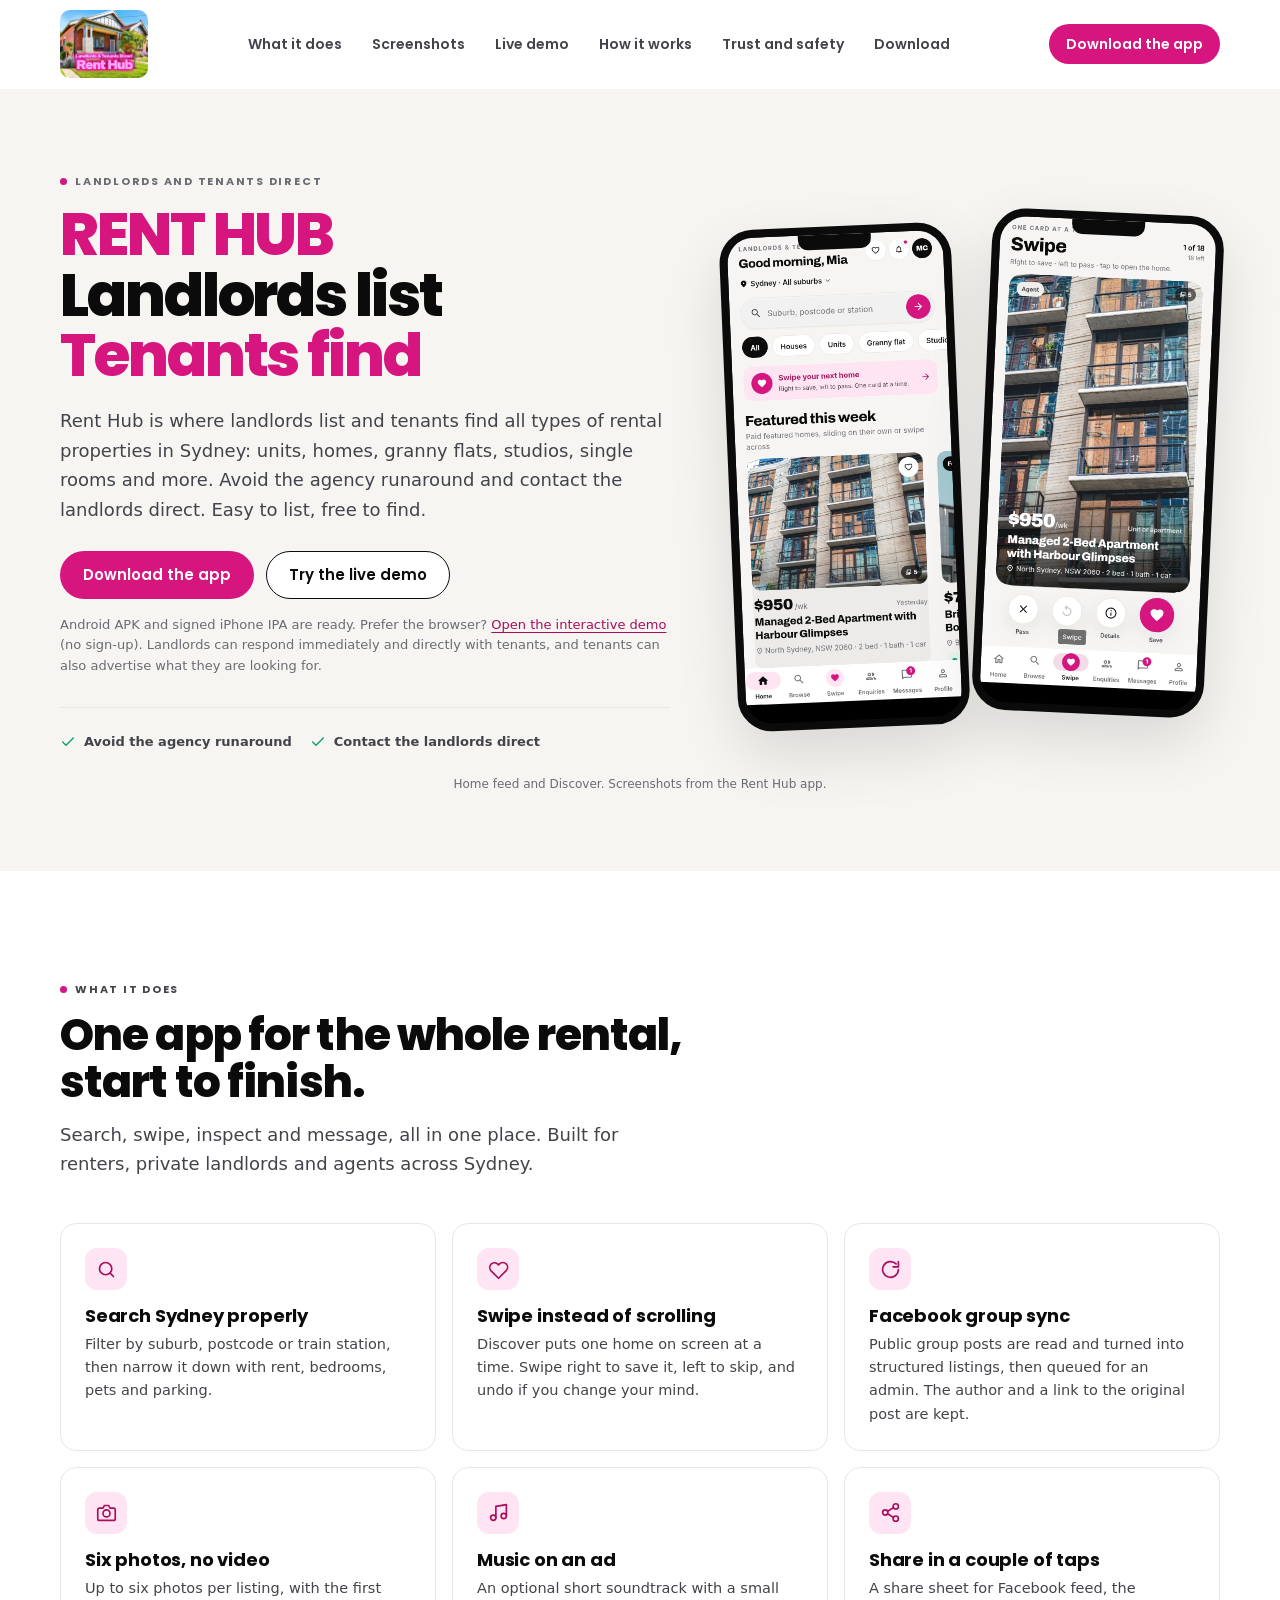
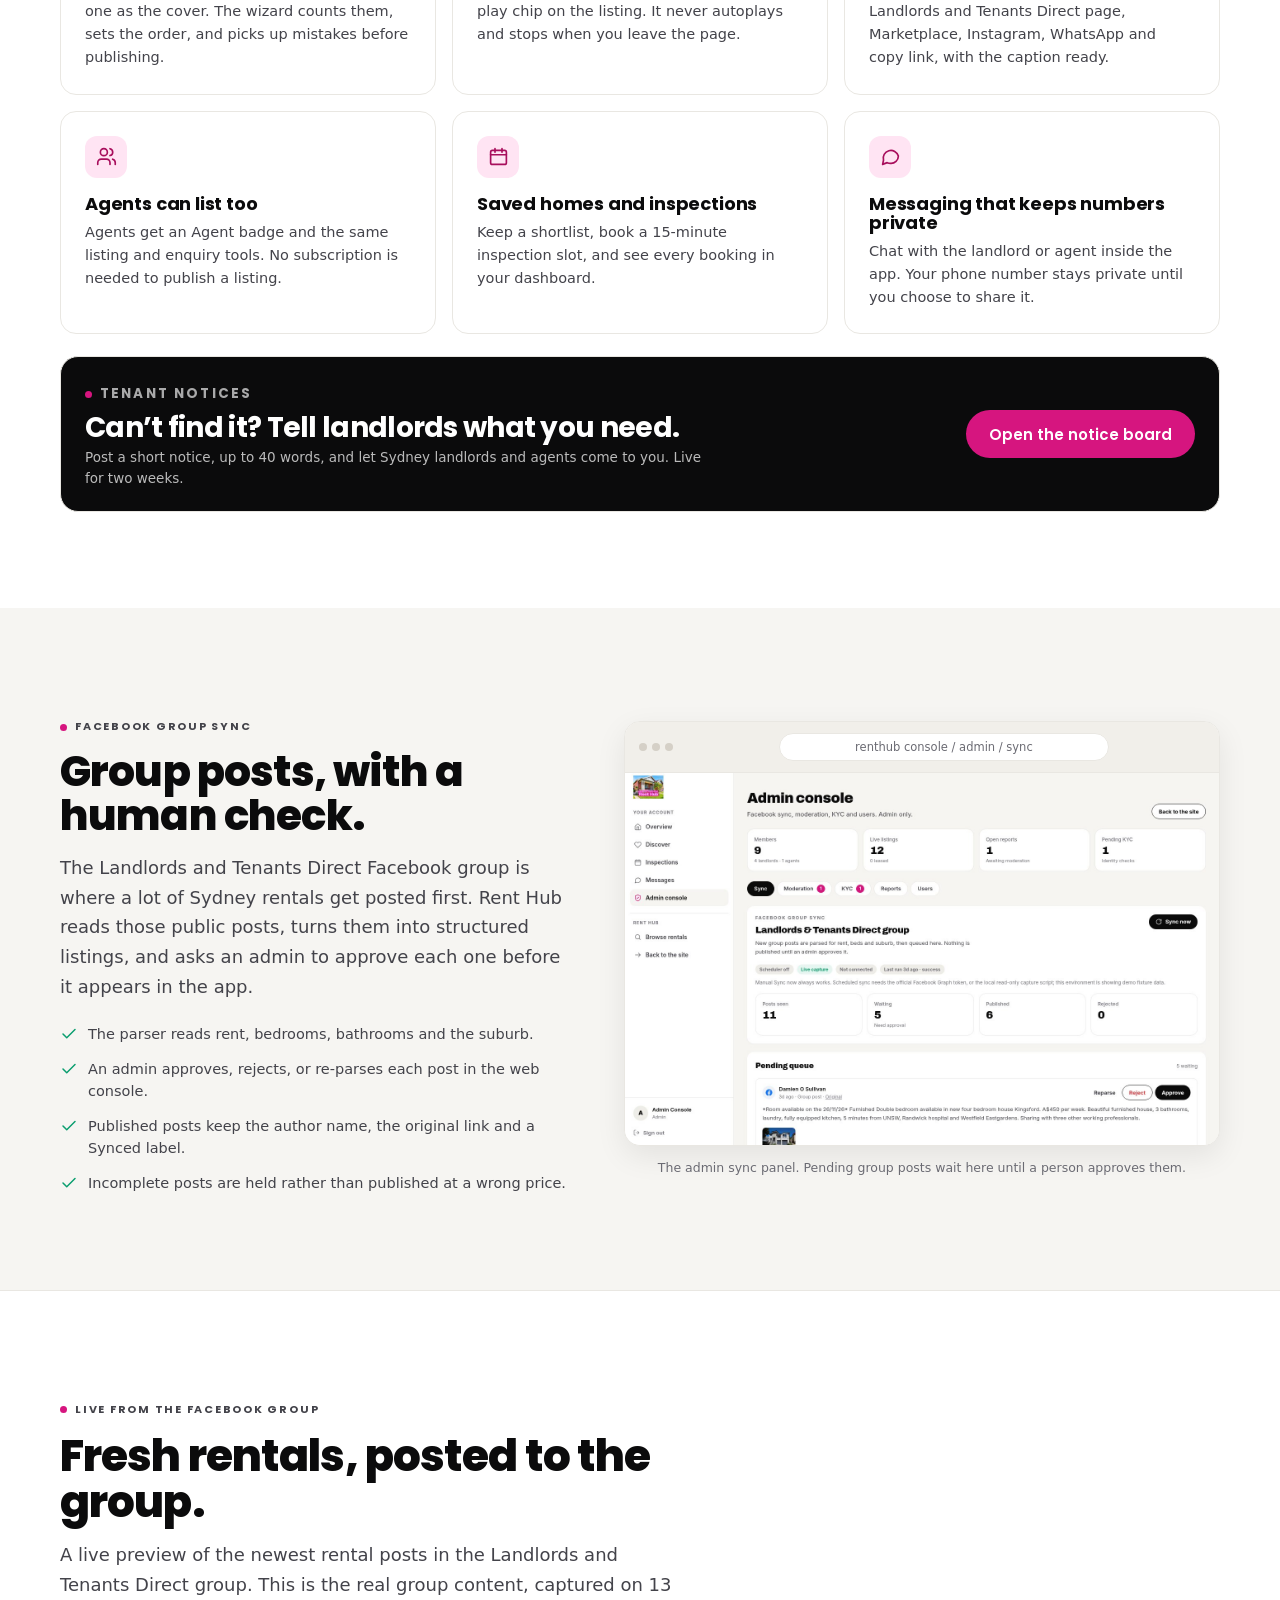
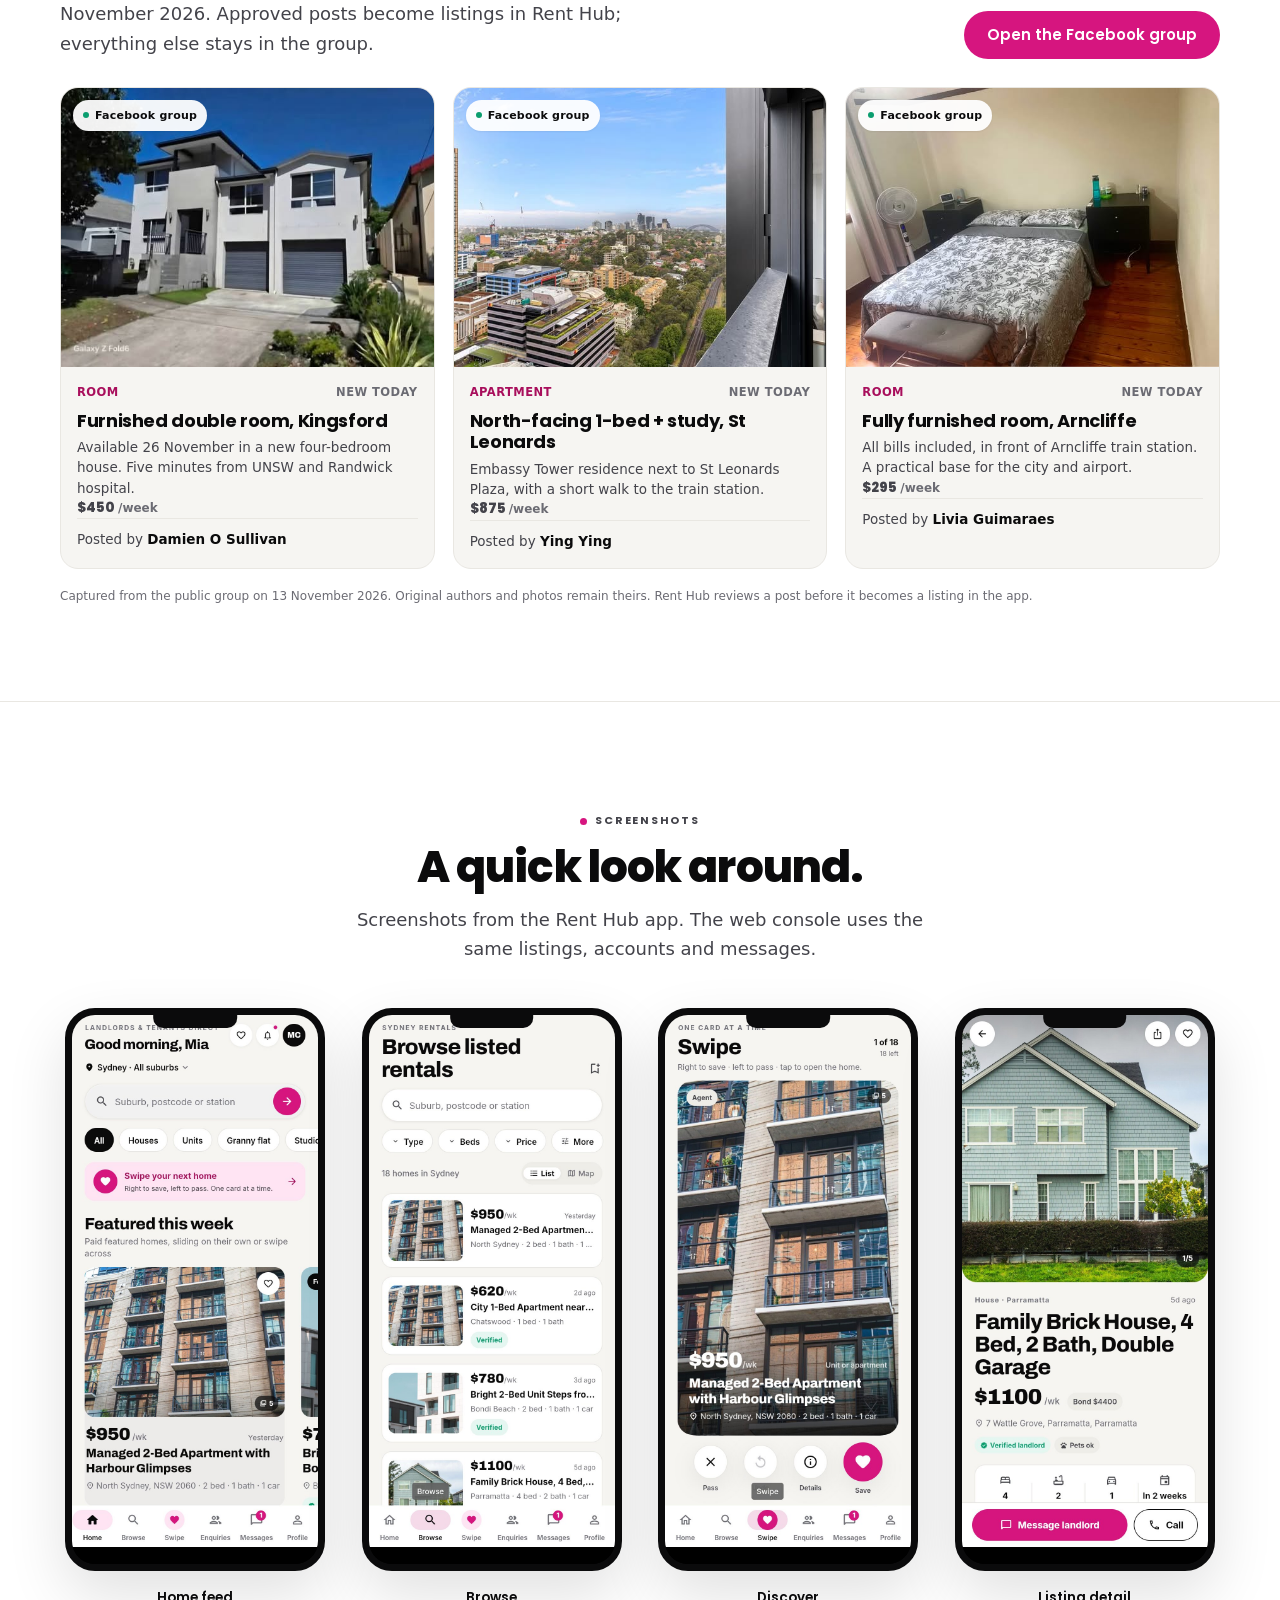
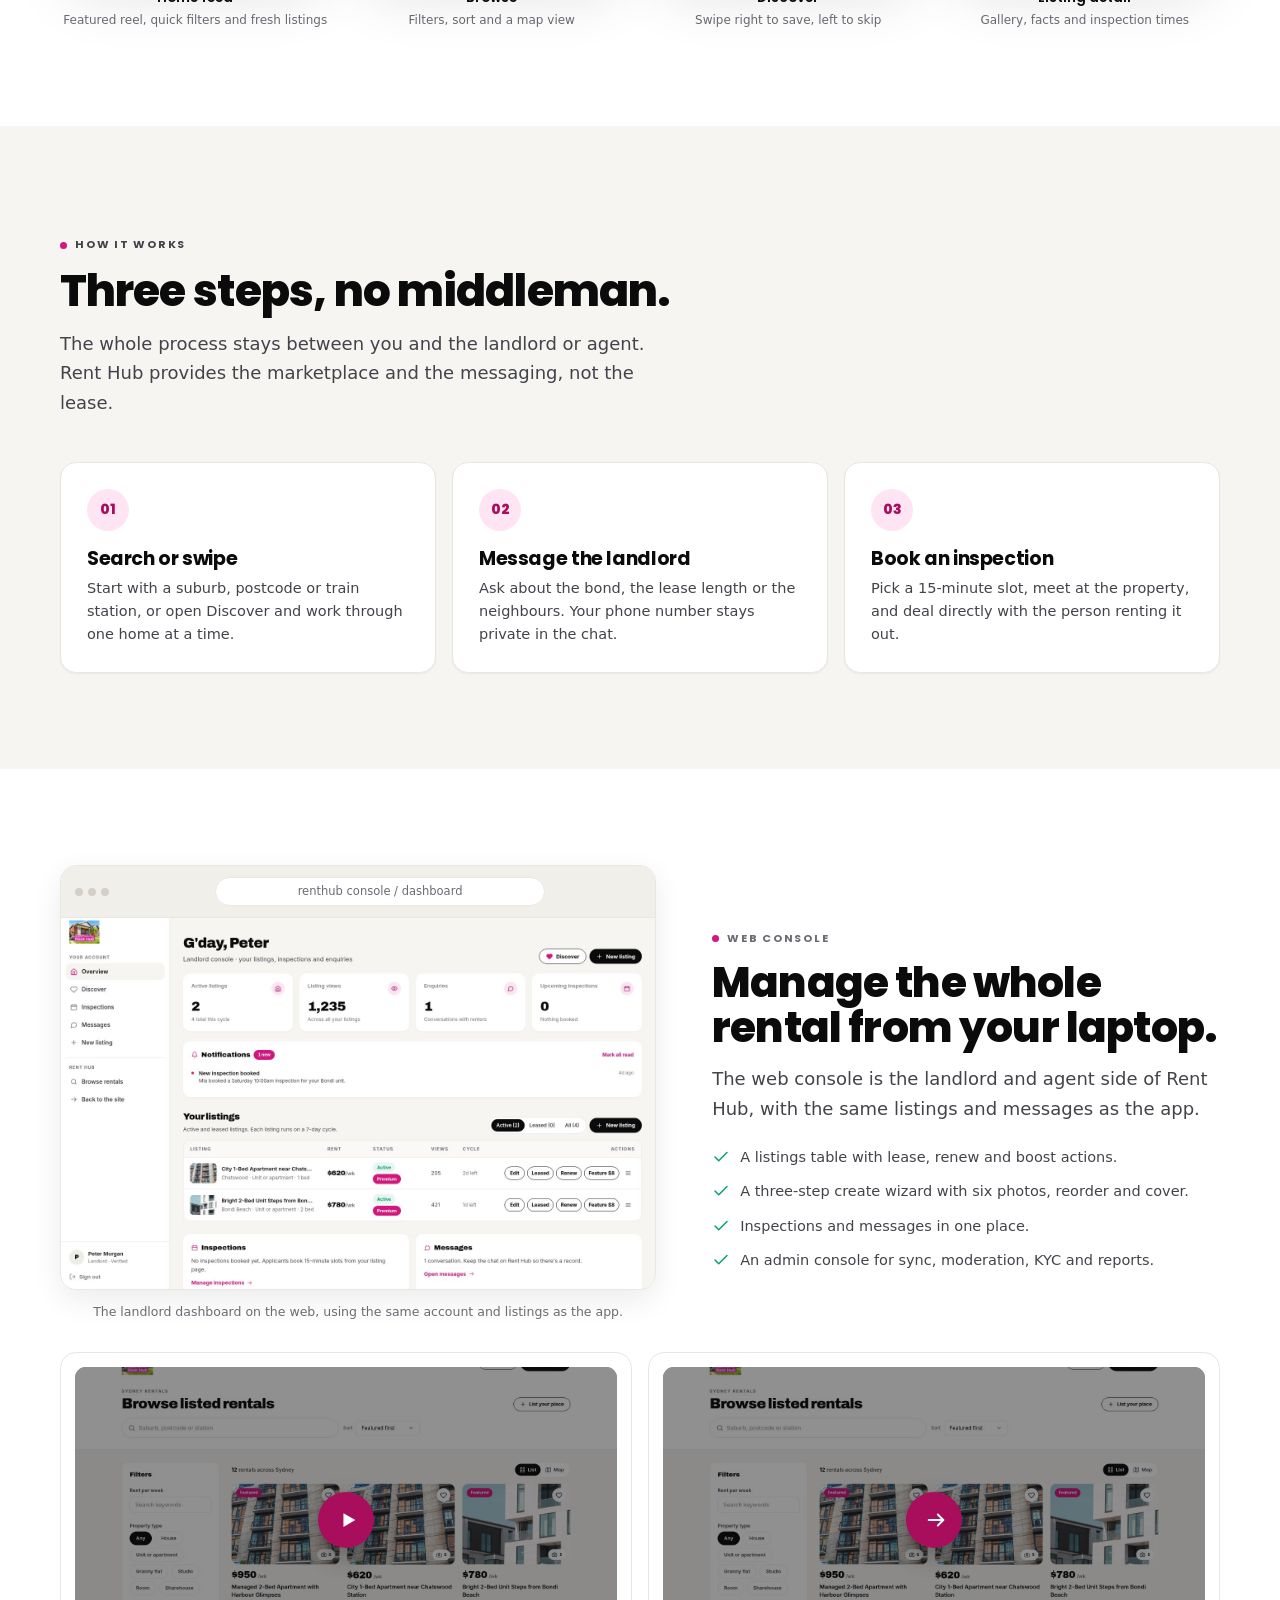
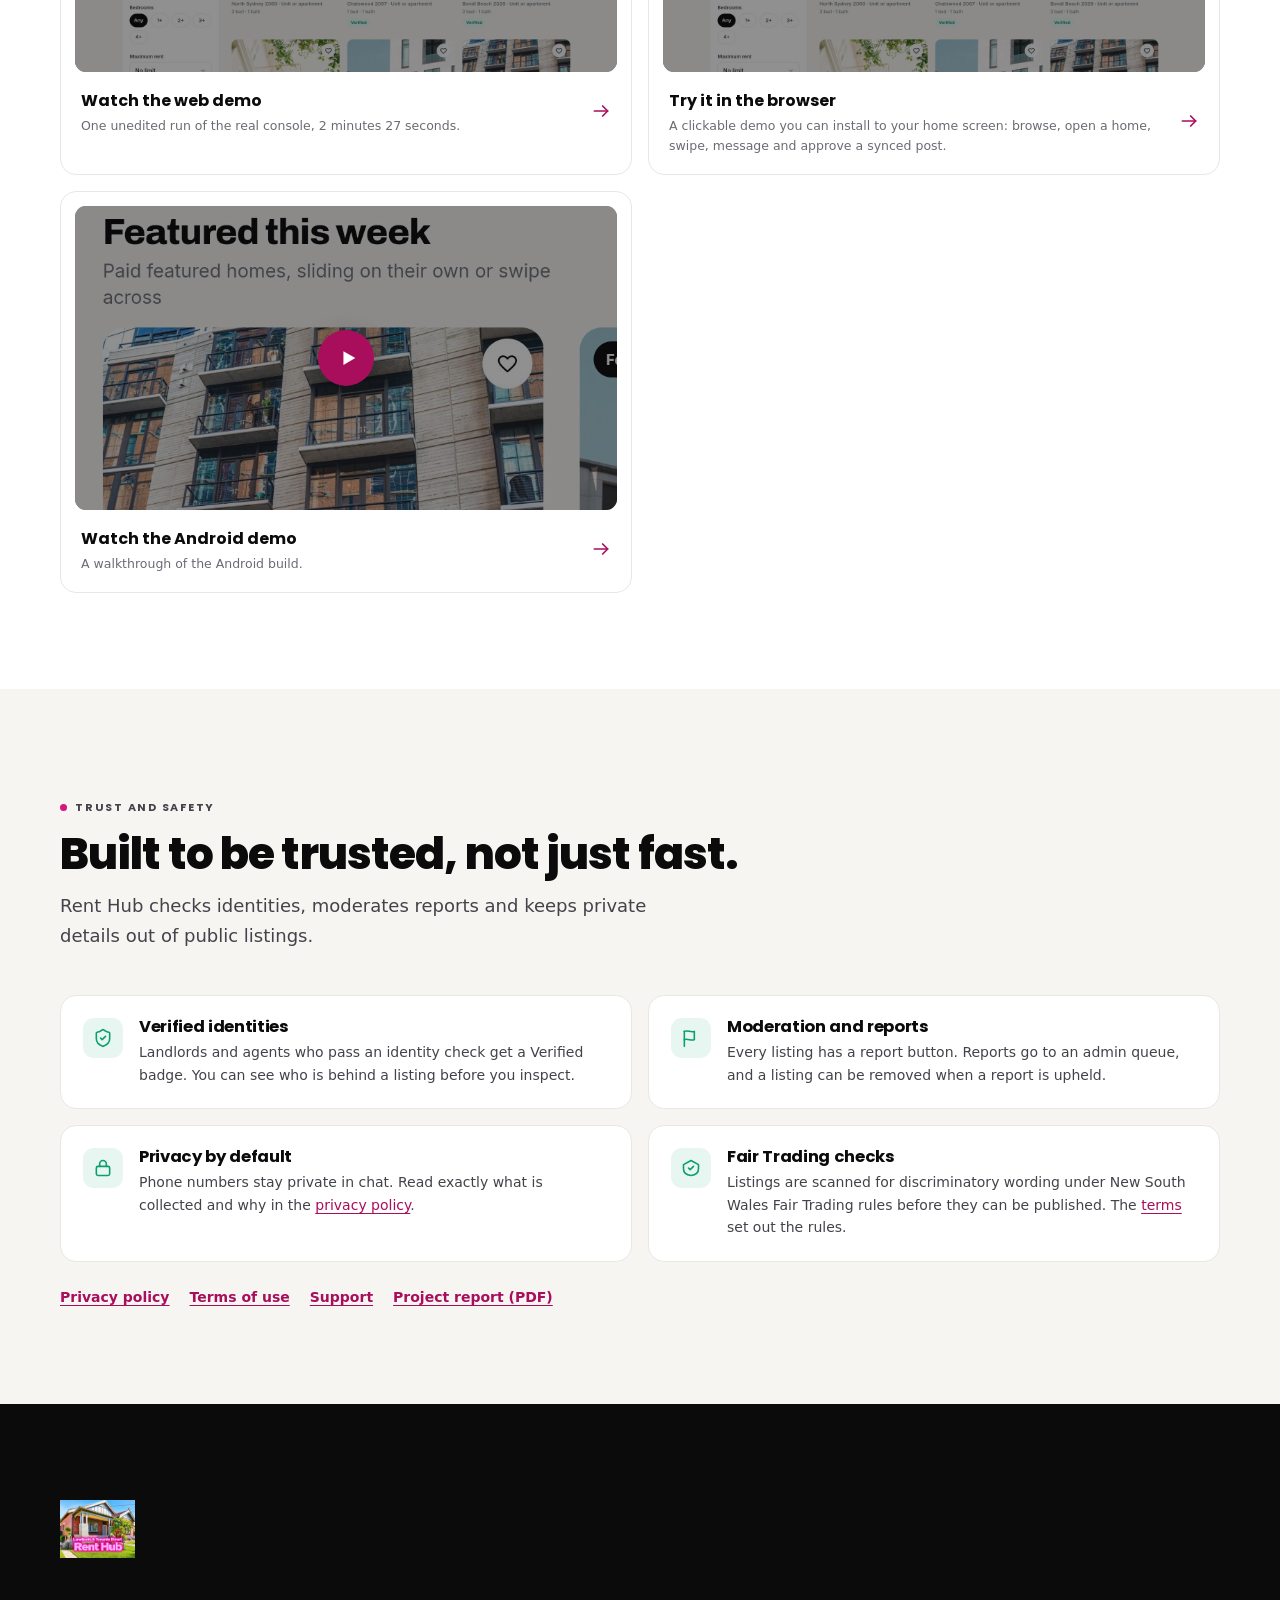
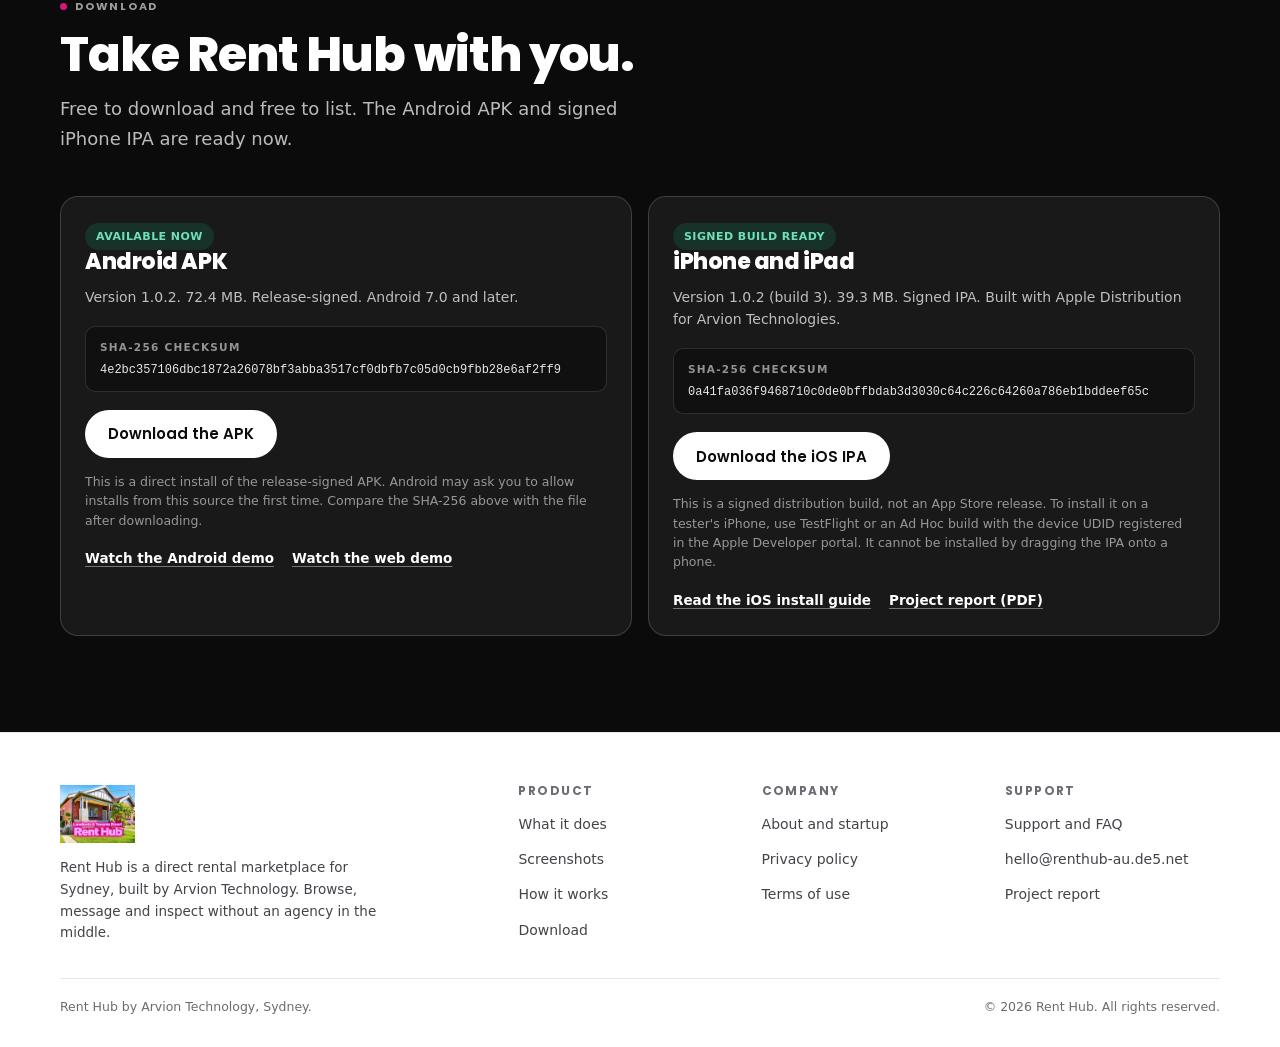
<file: index.html>
<!DOCTYPE html>
<html lang="en-AU">
<head>
  <meta charset="utf-8">
  <meta name="viewport" content="width=device-width, initial-scale=1">
  <title>Rent Hub | Sydney rentals listed by landlords</title>
  <meta name="description" content="Rent Hub is where landlords list and tenants find units, homes, granny flats, studios and single rooms across Sydney. Skip the agency run around, contact the landlord direct. Easy to list, free to find.">
  <meta name="theme-color" content="#F6F5F2">
  <link rel="icon" href="assets/brand/favicon.svg" type="image/svg+xml">
  <link rel="apple-touch-icon" href="assets/brand/apple-touch-icon.png">
  <meta property="og:type" content="website">
  <meta property="og:title" content="Rent Hub | Sydney rentals listed by landlords">
  <meta property="og:description" content="Landlords list, tenants find. Units, homes, granny flats, studios and single rooms across Sydney. Contact the landlord direct.">
  <meta property="og:image" content="https://renthub.de5.net/assets/brand/og.jpg">
  <meta name="twitter:card" content="summary_large_image">
  <meta name="twitter:title" content="Rent Hub | Sydney rentals listed by landlords">
  <meta name="twitter:image" content="https://renthub.de5.net/assets/brand/og.jpg">
  <link rel="preload" href="assets/fonts/Poppins-ExtraBold.ttf" as="font" type="font/ttf" crossorigin>
  <link rel="preload" as="image" href="assets/shots/mobile-home.webp" type="image/webp" fetchpriority="high">
  <link rel="stylesheet" href="styles.css">
  <link rel="manifest" href="manifest.webmanifest">
  <link rel="canonical" href="https://renthub.de5.net/">
  <script type="application/ld+json">{"@context":"https://schema.org","@type":"WebApplication","name":"Rent Hub","applicationCategory":"RealEstateApplication","operatingSystem":"Android, iOS, Web","url":"https://renthub.de5.net/","description":"Sydney rentals listed by landlords. Units, homes, granny flats, studios and single rooms. Contact the landlord direct.","offers":{"@type":"Offer","price":"0","priceCurrency":"AUD"},"publisher":{"@type":"Organization","name":"Arvion Technology","email":"hello@renthub-au.de5.net","url":"https://renthub.de5.net/"}}</script>
  <script src="app.js" defer></script>
</head>
<body>
  <a class="skip-link" href="#main">Skip to content</a>

  <header class="site-header" data-header>
    <div class="wrap header-inner">
      <a class="logo" href="index.html" aria-label="Rent Hub home">
        <img src="assets/brand/rent-hub-cover-web.jpg" alt="Rent Hub, Landlords and Tenants Direct" width="1427" height="1102">
      </a>
      <nav class="nav" aria-label="Main">
        <a href="#what">What it does</a>
        <a href="#screens">Screenshots</a>
        <a href="demo/">Live demo</a>
        <a href="#how">How it works</a>
        <a href="#trust">Trust and safety</a>
        <a href="#download">Download</a>
      </nav>
      <div class="header-actions">
        <a class="btn btn-pink btn-small" href="#download">Download the app</a>
        <button class="menu-toggle" type="button" aria-expanded="false" aria-controls="mobile-nav" data-menu-toggle>
          <span class="sr-only">Open menu</span>
          <svg viewBox="0 0 24 24" fill="none" stroke="currentColor" stroke-width="2" stroke-linecap="round" aria-hidden="true">
            <path d="M4 7h16M4 12h16M4 17h16"/>
          </svg>
        </button>
      </div>
    </div>
    <nav class="mobile-nav" id="mobile-nav" data-menu aria-label="Mobile">
      <div class="wrap inner">
        <a href="#what">What it does</a>
        <a href="#screens">Screenshots</a>
        <a href="demo/">Live demo</a>
        <a href="#how">How it works</a>
        <a href="#trust">Trust and safety</a>
        <a href="#download">Download</a>
        <a class="btn btn-pink" href="#download">Download the app</a>
      </div>
    </nav>
  </header>

  <main id="main">
    <section class="hero">
      <div class="wrap hero-grid">
        <div class="hero-copy">
          <p class="eyebrow"><span class="dot" aria-hidden="true"></span>Landlords and Tenants Direct</p>
          <h1><span class="accent">RENT HUB</span><br>Landlords list<br><span class="accent">Tenants find</span></h1>
          <p class="lede">
            Rent Hub is where landlords list and tenants find all types of rental properties in Sydney:
            units, homes, granny flats, studios, single rooms and more. Avoid the agency runaround and
            contact the landlords direct. Easy to list, free to find.
          </p>
          <div class="cta-row">
            <a class="btn btn-pink" href="https://github.com/sushant-me/renthub/releases/download/v1.0.2/RentHub-1.0.2-signed.apk">Download the app</a>
            <a class="btn btn-outline" href="demo/">Try the live demo</a>
          </div>
          <p class="hero-note">Android APK and signed iPhone IPA are ready. Prefer the browser? <a href="demo/">Open the interactive demo</a> (no sign-up). Landlords can respond immediately and directly with tenants, and tenants can also advertise what they are looking for.</p>
          <ul class="trust-row">
            <li>
              <svg viewBox="0 0 24 24" fill="none" stroke="currentColor" stroke-width="2" stroke-linecap="round" stroke-linejoin="round" aria-hidden="true"><path d="m20 6-11 11-5-5"/></svg>
              Avoid the agency runaround
            </li>
            <li>
              <svg viewBox="0 0 24 24" fill="none" stroke="currentColor" stroke-width="2" stroke-linecap="round" stroke-linejoin="round" aria-hidden="true"><path d="m20 6-11 11-5-5"/></svg>
              Contact the landlords direct
            </li>
          </ul>
        </div>
        <div class="hero-phones">
          <div class="phone phone-a">
            <picture>
              <source srcset="assets/shots/mobile-home.webp" type="image/webp">
              <img src="assets/shots/mobile-home.jpg" alt="Rent Hub home feed on Android, showing Sydney rental listings with prices and suburbs" width="780" height="1688" fetchpriority="high">
            </picture>
          </div>
          <div class="phone phone-b">
            <picture>
              <source srcset="assets/shots/mobile-discover.webp" type="image/webp">
              <img src="assets/shots/mobile-discover.jpg" alt="Rent Hub Discover swipe deck on Android showing a rental card" width="780" height="1688">
            </picture>
          </div>
        </div>
      </div>
      <p class="wrap phone-caption">Home feed and Discover. Screenshots from the Rent Hub app.</p>
    </section>

    <section class="section section-white" id="what">
      <div class="wrap">
        <div class="section-head">
          <p class="eyebrow"><span class="dot" aria-hidden="true"></span>What it does</p>
          <h2>One app for the whole rental, start to finish.</h2>
          <p class="lede">Search, swipe, inspect and message, all in one place. Built for renters, private landlords and agents across Sydney.</p>
        </div>
        <div class="feature-grid">
          <article class="feature">
            <span class="icon" aria-hidden="true">
              <svg viewBox="0 0 24 24" fill="none" stroke="currentColor" stroke-width="1.9" stroke-linecap="round" stroke-linejoin="round"><circle cx="11" cy="11" r="7"/><path d="m20 20-3.6-3.6"/></svg>
            </span>
            <h3>Search Sydney properly</h3>
            <p>Filter by suburb, postcode or train station, then narrow it down with rent, bedrooms, pets and parking.</p>
          </article>
          <article class="feature">
            <span class="icon" aria-hidden="true">
              <svg viewBox="0 0 24 24" fill="none" stroke="currentColor" stroke-width="1.9" stroke-linecap="round" stroke-linejoin="round"><path d="M20.8 5.6a5.4 5.4 0 0 0-7.6 0L12 6.8l-1.2-1.2a5.4 5.4 0 0 0-7.6 7.6L12 22l8.8-8.8a5.4 5.4 0 0 0 0-7.6Z"/></svg>
            </span>
            <h3>Swipe instead of scrolling</h3>
            <p>Discover puts one home on screen at a time. Swipe right to save it, left to skip, and undo if you change your mind.</p>
          </article>
          <article class="feature">
            <span class="icon" aria-hidden="true">
              <svg viewBox="0 0 24 24" fill="none" stroke="currentColor" stroke-width="1.9" stroke-linecap="round" stroke-linejoin="round"><path d="M21 12a9 9 0 1 1-2.6-6.4"/><path d="M21 3v6h-6"/></svg>
            </span>
            <h3>Facebook group sync</h3>
            <p>Public group posts are read and turned into structured listings, then queued for an admin. The author and a link to the original post are kept.</p>
          </article>
          <article class="feature">
            <span class="icon" aria-hidden="true">
              <svg viewBox="0 0 24 24" fill="none" stroke="currentColor" stroke-width="1.9" stroke-linecap="round" stroke-linejoin="round"><path d="M14.5 4h-5L8 7H4a2 2 0 0 0-2 2v10a2 2 0 0 0 2 2h16a2 2 0 0 0 2-2V9a2 2 0 0 0-2-2h-4l-1.5-3Z"/><circle cx="12" cy="13" r="4"/></svg>
            </span>
            <h3>Six photos, no video</h3>
            <p>Up to six photos per listing, with the first one as the cover. The wizard counts them, sets the order, and picks up mistakes before publishing.</p>
          </article>
          <article class="feature">
            <span class="icon" aria-hidden="true">
              <svg viewBox="0 0 24 24" fill="none" stroke="currentColor" stroke-width="1.9" stroke-linecap="round" stroke-linejoin="round"><path d="M9 18V5l12-2v13"/><circle cx="6" cy="18" r="3"/><circle cx="18" cy="16" r="3"/></svg>
            </span>
            <h3>Music on an ad</h3>
            <p>An optional short soundtrack with a small play chip on the listing. It never autoplays and stops when you leave the page.</p>
          </article>
          <article class="feature">
            <span class="icon" aria-hidden="true">
              <svg viewBox="0 0 24 24" fill="none" stroke="currentColor" stroke-width="1.9" stroke-linecap="round" stroke-linejoin="round"><circle cx="18" cy="5" r="3"/><circle cx="6" cy="12" r="3"/><circle cx="18" cy="19" r="3"/><path d="m8.6 10.6 6.8-4.2M8.6 13.4l6.8 4.2"/></svg>
            </span>
            <h3>Share in a couple of taps</h3>
            <p>A share sheet for Facebook feed, the Landlords and Tenants Direct page, Marketplace, Instagram, WhatsApp and copy link, with the caption ready.</p>
          </article>
          <article class="feature">
            <span class="icon" aria-hidden="true">
              <svg viewBox="0 0 24 24" fill="none" stroke="currentColor" stroke-width="1.9" stroke-linecap="round" stroke-linejoin="round"><path d="M16 21v-2a4 4 0 0 0-4-4H6a4 4 0 0 0-4 4v2"/><circle cx="9" cy="7" r="4"/><path d="M22 21v-2a4 4 0 0 0-3-3.9M16 3.1a4 4 0 0 1 0 7.8"/></svg>
            </span>
            <h3>Agents can list too</h3>
            <p>Agents get an Agent badge and the same listing and enquiry tools. No subscription is needed to publish a listing.</p>
          </article>
          <article class="feature">
            <span class="icon" aria-hidden="true">
              <svg viewBox="0 0 24 24" fill="none" stroke="currentColor" stroke-width="1.9" stroke-linecap="round" stroke-linejoin="round"><rect x="3" y="5" width="18" height="16" rx="2"/><path d="M16 3v4M8 3v4M3 10h18"/></svg>
            </span>
            <h3>Saved homes and inspections</h3>
            <p>Keep a shortlist, book a 15-minute inspection slot, and see every booking in your dashboard.</p>
          </article>
          <article class="feature">
            <span class="icon" aria-hidden="true">
              <svg viewBox="0 0 24 24" fill="none" stroke="currentColor" stroke-width="1.9" stroke-linecap="round" stroke-linejoin="round"><path d="M21 11.5a8.4 8.4 0 0 1-9 8.4 8.7 8.7 0 0 1-3.8-.9L3 21l1-4.7a8.4 8.4 0 1 1 17-4.8Z"/></svg>
            </span>
            <h3>Messaging that keeps numbers private</h3>
            <p>Chat with the landlord or agent inside the app. Your phone number stays private until you choose to share it.</p>
          </article>
        </div>
        <div class="tenant-notice-cta">
          <div>
            <p class="eyebrow"><span class="dot" aria-hidden="true"></span>Tenant notices</p>
            <h3>Can&rsquo;t find it? Tell landlords what you need.</h3>
            <p>Post a short notice, up to 40 words, and let Sydney landlords and agents come to you. Live for two weeks.</p>
          </div>
          <a class="btn btn-pink" href="demo/?screen=notices">Open the notice board</a>
        </div>
      </div>
    </section>

    <section class="section section-mist" id="sync">
      <div class="wrap split">
        <div class="split-copy">
          <p class="eyebrow"><span class="dot" aria-hidden="true"></span>Facebook group sync</p>
          <h2>Group posts, with a human check.</h2>
          <p class="lede">
            The Landlords and Tenants Direct Facebook group is where a lot of Sydney rentals get posted first.
            Rent Hub reads those public posts, turns them into structured listings, and asks an admin to approve
            each one before it appears in the app.
          </p>
          <ul class="check-list">
            <li>
              <svg viewBox="0 0 24 24" fill="none" stroke="currentColor" stroke-width="2" stroke-linecap="round" stroke-linejoin="round" aria-hidden="true"><path d="m20 6-11 11-5-5"/></svg>
              The parser reads rent, bedrooms, bathrooms and the suburb.
            </li>
            <li>
              <svg viewBox="0 0 24 24" fill="none" stroke="currentColor" stroke-width="2" stroke-linecap="round" stroke-linejoin="round" aria-hidden="true"><path d="m20 6-11 11-5-5"/></svg>
              An admin approves, rejects, or re-parses each post in the web console.
            </li>
            <li>
              <svg viewBox="0 0 24 24" fill="none" stroke="currentColor" stroke-width="2" stroke-linecap="round" stroke-linejoin="round" aria-hidden="true"><path d="m20 6-11 11-5-5"/></svg>
              Published posts keep the author name, the original link and a Synced label.
            </li>
            <li>
              <svg viewBox="0 0 24 24" fill="none" stroke="currentColor" stroke-width="2" stroke-linecap="round" stroke-linejoin="round" aria-hidden="true"><path d="m20 6-11 11-5-5"/></svg>
              Incomplete posts are held rather than published at a wrong price.
            </li>
          </ul>
        </div>
        <figure>
          <div class="browser">
            <div class="browser-bar">
              <span class="browser-dots" aria-hidden="true"><span></span><span></span><span></span></span>
              <span class="browser-url">renthub console / admin / sync</span>
            </div>
            <img loading="lazy" src="assets/shots/desktop-admin.jpg" alt="Rent Hub admin console showing the Facebook sync panel, pending queue and recent sync runs" width="1440" height="900">
          </div>
          <figcaption class="figure-caption">The admin sync panel. Pending group posts wait here until a person approves them.</figcaption>
        </figure>
      </div>
    </section>

    <section class="section live-group" id="latest">
      <div class="wrap">
        <div class="section-head">
          <div>
            <p class="eyebrow"><span class="dot" aria-hidden="true"></span>Live from the Facebook group</p>
            <h2>Fresh rentals, posted to the group.</h2>
            <p class="lede">
              A live preview of the newest rental posts in the Landlords and Tenants Direct group.
              This is the real group content, captured on 13 November 2026. Approved posts become
              listings in Rent Hub; everything else stays in the group.
            </p>
          </div>
          <div class="section-actions">
            <a class="btn btn-pink" href="https://www.facebook.com/groups/1285998978521706/" target="_blank" rel="noopener">Open the Facebook group</a>
          </div>
        </div>
        <div class="group-grid">
          <article class="group-post">
            <div class="group-photo">
              <img loading="lazy" src="assets/facebook/damien-kingsford.jpg" alt="Furnished house in Kingsford posted by Damien O Sullivan" width="590" height="432">
              <span class="group-source"><span class="dot" aria-hidden="true"></span>Facebook group</span>
            </div>
            <div class="group-post-body">
              <div class="group-post-meta"><span class="tag">Room</span><span>New today</span></div>
              <h3>Furnished double room, Kingsford</h3>
              <p>Available 26 November in a new four-bedroom house. Five minutes from UNSW and Randwick hospital.</p>
              <p class="group-post-price">$450 <span>/week</span></p>
              <p class="group-post-author">Posted by <strong>Damien O Sullivan</strong></p>
            </div>
          </article>
          <article class="group-post">
            <div class="group-photo">
              <img loading="lazy" src="assets/facebook/ying-st-leonards.jpg" alt="St Leonards apartment view posted by Ying Ying" width="590" height="443">
              <span class="group-source"><span class="dot" aria-hidden="true"></span>Facebook group</span>
            </div>
            <div class="group-post-body">
              <div class="group-post-meta"><span class="tag">Apartment</span><span>New today</span></div>
              <h3>North-facing 1-bed + study, St Leonards</h3>
              <p>Embassy Tower residence next to St Leonards Plaza, with a short walk to the train station.</p>
              <p class="group-post-price">$875 <span>/week</span></p>
              <p class="group-post-author">Posted by <strong>Ying Ying</strong></p>
            </div>
          </article>
          <article class="group-post">
            <div class="group-photo">
              <img loading="lazy" src="assets/facebook/livia-arncliffe.jpg" alt="Furnished room in Arncliffe posted by Livia Guimaraes" width="590" height="443">
              <span class="group-source"><span class="dot" aria-hidden="true"></span>Facebook group</span>
            </div>
            <div class="group-post-body">
              <div class="group-post-meta"><span class="tag">Room</span><span>New today</span></div>
              <h3>Fully furnished room, Arncliffe</h3>
              <p>All bills included, in front of Arncliffe train station. A practical base for the city and airport.</p>
              <p class="group-post-price">$295 <span>/week</span></p>
              <p class="group-post-author">Posted by <strong>Livia Guimaraes</strong></p>
            </div>
          </article>
        </div>
        <p class="live-group-note">Captured from the public group on 13 November 2026. Original authors and photos remain theirs. Rent Hub reviews a post before it becomes a listing in the app.</p>
      </div>
    </section>

    <section class="section section-white" id="screens">
      <div class="wrap">
        <div class="section-head center">
          <p class="eyebrow"><span class="dot" aria-hidden="true"></span>Screenshots</p>
          <h2>A quick look around.</h2>
          <p class="lede">Screenshots from the Rent Hub app. The web console uses the same listings, accounts and messages.</p>
        </div>
        <div class="screens">
          <figure class="screen">
            <div class="phone"><img loading="lazy" src="assets/shots/mobile-home.jpg" alt="Home feed with a Sydney rental listing and a synced Facebook section" width="780" height="1688"></div>
            <figcaption>Home feed <span class="meta">Featured reel, quick filters and fresh listings</span></figcaption>
          </figure>
          <figure class="screen">
            <div class="phone"><img loading="lazy" src="assets/shots/mobile-browse.jpg" alt="Browse screen with rental cards" width="780" height="1688"></div>
            <figcaption>Browse <span class="meta">Filters, sort and a map view</span></figcaption>
          </figure>
          <figure class="screen">
            <div class="phone"><img loading="lazy" src="assets/shots/mobile-discover.jpg" alt="Discover swipe deck with a rental card" width="780" height="1688"></div>
            <figcaption>Discover <span class="meta">Swipe right to save, left to skip</span></figcaption>
          </figure>
          <figure class="screen">
            <div class="phone"><img loading="lazy" src="assets/shots/mobile-listing.jpg" alt="Listing detail with gallery, rent and contact buttons" width="780" height="1688"></div>
            <figcaption>Listing detail <span class="meta">Gallery, facts and inspection times</span></figcaption>
          </figure>
        </div>
      </div>
    </section>

    <section class="section section-mist" id="how">
      <div class="wrap">
        <div class="section-head">
          <p class="eyebrow"><span class="dot" aria-hidden="true"></span>How it works</p>
          <h2>Three steps, no middleman.</h2>
          <p class="lede">The whole process stays between you and the landlord or agent. Rent Hub provides the marketplace and the messaging, not the lease.</p>
        </div>
        <ol class="steps">
          <li class="step">
            <span class="step-num">01</span>
            <h3>Search or swipe</h3>
            <p>Start with a suburb, postcode or train station, or open Discover and work through one home at a time.</p>
          </li>
          <li class="step">
            <span class="step-num">02</span>
            <h3>Message the landlord</h3>
            <p>Ask about the bond, the lease length or the neighbours. Your phone number stays private in the chat.</p>
          </li>
          <li class="step">
            <span class="step-num">03</span>
            <h3>Book an inspection</h3>
            <p>Pick a 15-minute slot, meet at the property, and deal directly with the person renting it out.</p>
          </li>
        </ol>
      </div>
    </section>

    <section class="section section-white" id="web">
      <div class="wrap">
        <div class="web-split">
          <figure>
            <div class="browser">
              <div class="browser-bar">
                <span class="browser-dots" aria-hidden="true"><span></span><span></span><span></span></span>
                <span class="browser-url">renthub console / dashboard</span>
              </div>
              <img loading="lazy" src="assets/shots/desktop-dashboard.jpg" alt="Rent Hub landlord dashboard on the web with stats, notifications and a listings table" width="1440" height="900">
            </div>
            <figcaption class="figure-caption">The landlord dashboard on the web, using the same account and listings as the app.</figcaption>
          </figure>
          <div class="web-copy">
            <p class="eyebrow"><span class="dot" aria-hidden="true"></span>Web console</p>
            <h2>Manage the whole rental from your laptop.</h2>
            <p class="lede">The web console is the landlord and agent side of Rent Hub, with the same listings and messages as the app.</p>
            <ul class="check-list">
              <li>
                <svg viewBox="0 0 24 24" fill="none" stroke="currentColor" stroke-width="2" stroke-linecap="round" stroke-linejoin="round" aria-hidden="true"><path d="m20 6-11 11-5-5"/></svg>
                A listings table with lease, renew and boost actions.
              </li>
              <li>
                <svg viewBox="0 0 24 24" fill="none" stroke="currentColor" stroke-width="2" stroke-linecap="round" stroke-linejoin="round" aria-hidden="true"><path d="m20 6-11 11-5-5"/></svg>
                A three-step create wizard with six photos, reorder and cover.
              </li>
              <li>
                <svg viewBox="0 0 24 24" fill="none" stroke="currentColor" stroke-width="2" stroke-linecap="round" stroke-linejoin="round" aria-hidden="true"><path d="m20 6-11 11-5-5"/></svg>
                Inspections and messages in one place.
              </li>
              <li>
                <svg viewBox="0 0 24 24" fill="none" stroke="currentColor" stroke-width="2" stroke-linecap="round" stroke-linejoin="round" aria-hidden="true"><path d="m20 6-11 11-5-5"/></svg>
                An admin console for sync, moderation, KYC and reports.
              </li>
            </ul>
          </div>
        </div>
        <div class="demo-grid">
          <a class="demo-card" href="https://github.com/sushant-me/renthub/releases/download/v1.0.0/RentHub-Web-Demo.mp4" target="_blank" rel="noopener">
            <span class="demo-thumb">
              <img loading="lazy" src="assets/shots/desktop-browse.jpg" alt="" width="1440" height="900">
              <span class="play" aria-hidden="true">
                <svg viewBox="0 0 24 24" fill="currentColor"><path d="M7 4.5v15l13-7.5-13-7.5Z"/></svg>
              </span>
            </span>
            <span class="demo-body">
              <span>
                <strong>Watch the web demo</strong>
                <span>One unedited run of the real console, 2 minutes 27 seconds.</span>
              </span>
              <svg class="demo-arrow" viewBox="0 0 24 24" fill="none" stroke="currentColor" stroke-width="2" stroke-linecap="round" stroke-linejoin="round" aria-hidden="true"><path d="M4 12h16"/><path d="m14 6 6 6-6 6"/></svg>
            </span>
          </a>
          <a class="demo-card" href="demo/">
            <span class="demo-thumb">
              <img loading="lazy" src="assets/shots/desktop-browse.jpg" alt="" width="1440" height="900">
              <span class="play" aria-hidden="true">
                <svg viewBox="0 0 24 24" fill="none" stroke="currentColor" stroke-width="2" stroke-linecap="round" stroke-linejoin="round"><path d="M4 12h16"/><path d="m14 6 6 6-6 6"/></svg>
              </span>
            </span>
            <span class="demo-body">
              <span>
                <strong>Try it in the browser</strong>
                <span>A clickable demo you can install to your home screen: browse, open a home, swipe, message and approve a synced post.</span>
              </span>
              <svg class="demo-arrow" viewBox="0 0 24 24" fill="none" stroke="currentColor" stroke-width="2" stroke-linecap="round" stroke-linejoin="round" aria-hidden="true"><path d="M4 12h16"/><path d="m14 6 6 6-6 6"/></svg>
            </span>
          </a>
          <a class="demo-card" href="https://github.com/sushant-me/renthub/releases/download/v1.0.0/RentHub-APK-Emulator-Clip.mp4" target="_blank" rel="noopener">
            <span class="demo-thumb">
              <img loading="lazy" src="assets/shots/mobile-home.jpg" alt="" width="780" height="1688">
              <span class="play" aria-hidden="true">
                <svg viewBox="0 0 24 24" fill="currentColor"><path d="M7 4.5v15l13-7.5-13-7.5Z"/></svg>
              </span>
            </span>
            <span class="demo-body">
              <span>
                <strong>Watch the Android demo</strong>
                <span>A walkthrough of the Android build.</span>
              </span>
              <svg class="demo-arrow" viewBox="0 0 24 24" fill="none" stroke="currentColor" stroke-width="2" stroke-linecap="round" stroke-linejoin="round" aria-hidden="true"><path d="M4 12h16"/><path d="m14 6 6 6-6 6"/></svg>
            </span>
          </a>
        </div>
      </div>
    </section>

    <section class="section section-mist" id="trust">
      <div class="wrap">
        <div class="section-head">
          <p class="eyebrow"><span class="dot" aria-hidden="true"></span>Trust and safety</p>
          <h2>Built to be trusted, not just fast.</h2>
          <p class="lede">Rent Hub checks identities, moderates reports and keeps private details out of public listings.</p>
        </div>
        <div class="trust-grid">
          <article class="trust-item">
            <span class="icon" aria-hidden="true">
              <svg viewBox="0 0 24 24" fill="none" stroke="currentColor" stroke-width="1.9" stroke-linecap="round" stroke-linejoin="round"><path d="M20 13c0 5-3.5 7.5-7.7 9a1 1 0 0 1-.6 0C7.5 20.5 4 18 4 13V6a1 1 0 0 1 1-1c2 0 4.5-1.2 6.2-2.7a1.2 1.2 0 0 1 1.6 0C14.5 3.8 17 5 19 5a1 1 0 0 1 1 1Z"/><path d="m9 12 2 2 4-4"/></svg>
            </span>
            <div>
              <h3>Verified identities</h3>
              <p>Landlords and agents who pass an identity check get a Verified badge. You can see who is behind a listing before you inspect.</p>
            </div>
          </article>
          <article class="trust-item">
            <span class="icon" aria-hidden="true">
              <svg viewBox="0 0 24 24" fill="none" stroke="currentColor" stroke-width="1.9" stroke-linecap="round" stroke-linejoin="round"><path d="M4 22V4"/><path d="M4 4c4-2 8 2 12 0v10c-4 2-8-2-12 0"/></svg>
            </span>
            <div>
              <h3>Moderation and reports</h3>
              <p>Every listing has a report button. Reports go to an admin queue, and a listing can be removed when a report is upheld.</p>
            </div>
          </article>
          <article class="trust-item">
            <span class="icon" aria-hidden="true">
              <svg viewBox="0 0 24 24" fill="none" stroke="currentColor" stroke-width="1.9" stroke-linecap="round" stroke-linejoin="round"><rect x="4" y="10" width="16" height="11" rx="2"/><path d="M8 10V7a4 4 0 0 1 8 0v3"/></svg>
            </span>
            <div>
              <h3>Privacy by default</h3>
              <p>Phone numbers stay private in chat. Read exactly what is collected and why in the <a href="privacy.html">privacy policy</a>.</p>
            </div>
          </article>
          <article class="trust-item">
            <span class="icon" aria-hidden="true">
              <svg viewBox="0 0 24 24" fill="none" stroke="currentColor" stroke-width="1.9" stroke-linecap="round" stroke-linejoin="round"><path d="M12 3 3 8v5c0 5 4 7.5 9 8 5-.5 9-3 9-8V8Z"/><path d="m9 12 2 2 4-4"/></svg>
            </span>
            <div>
              <h3>Fair Trading checks</h3>
              <p>Listings are scanned for discriminatory wording under New South Wales Fair Trading rules before they can be published. The <a href="terms.html">terms</a> set out the rules.</p>
            </div>
          </article>
        </div>
        <div class="legal-links">
          <a href="privacy.html">Privacy policy</a>
          <a href="terms.html">Terms of use</a>
          <a href="support.html">Support</a>
          <a href="https://github.com/sushant-me/renthub/releases/download/v1.0.0/RentHub-Project-Report.pdf" target="_blank" rel="noopener">Project report (PDF)</a>
        </div>
      </div>
    </section>

    <section class="download" id="download">
      <div class="wrap">
        <img class="download-lockup" src="assets/brand/rent-hub-cover-web.jpg" alt="Rent Hub, Landlords and Tenants Direct" width="1427" height="1102">
        <div class="section-head">
          <p class="eyebrow"><span class="dot" aria-hidden="true"></span>Download</p>
          <h2>Take Rent Hub with you.</h2>
          <p class="lede">Free to download and free to list. The Android APK and signed iPhone IPA are ready now.</p>
        </div>
        <div class="download-grid">
          <article class="download-card">
            <span class="status-pill live">Available now</span>
            <h3>Android APK</h3>
            <p class="download-meta">Version 1.0.2. 72.4 MB. Release-signed. Android 7.0 and later.</p>
            <div class="checksum">
              <span>SHA-256 checksum</span>
              <code>4e2bc357106dbc1872a26078bf3abba3517cf0dbfb7c05d0cb9fbb28e6af2ff9</code>
            </div>
            <a class="btn btn-light" href="https://github.com/sushant-me/renthub/releases/download/v1.0.2/RentHub-1.0.2-signed.apk">Download the APK</a>
            <p class="download-note">
              This is a direct install of the release-signed APK. Android may ask you to allow installs from this source the first time. Compare the SHA-256 above with the file after downloading.
            </p>
            <div class="download-links">
              <a href="https://github.com/sushant-me/renthub/releases/download/v1.0.0/RentHub-APK-Emulator-Clip.mp4" target="_blank" rel="noopener">Watch the Android demo</a>
              <a href="https://github.com/sushant-me/renthub/releases/download/v1.0.0/RentHub-Web-Demo.mp4" target="_blank" rel="noopener">Watch the web demo</a>
            </div>
          </article>
          <article class="download-card">
            <span class="status-pill live">Signed build ready</span>
            <h3>iPhone and iPad</h3>
            <p class="download-meta">Version 1.0.2 (build 3). 39.3 MB. Signed IPA. Built with Apple Distribution for Arvion Technologies.</p>
            <div class="checksum">
              <span>SHA-256 checksum</span>
              <code>0a41fa036f9468710c0de0bffbdab3d3030c64c226c64260a786eb1bddeef65c</code>
            </div>
            <a class="btn btn-light" href="https://github.com/sushant-me/renthub/releases/download/v1.0.2/RentHub-1.0.2-signed.ipa">Download the iOS IPA</a>
            <p class="download-note">
              This is a signed distribution build, not an App Store release. To install it on a tester's
              iPhone, use TestFlight or an Ad Hoc build with the device UDID registered in the Apple
              Developer portal. It cannot be installed by dragging the IPA onto a phone.
            </p>
            <div class="download-links">
              <a href="support.html">Read the iOS install guide</a>
              <a href="https://github.com/sushant-me/renthub/releases/download/v1.0.0/RentHub-Project-Report.pdf" target="_blank" rel="noopener">Project report (PDF)</a>
            </div>
          </article>
        </div>
      </div>
    </section>
  </main>

  <footer class="site-footer">
    <div class="wrap">
      <div class="footer-grid">
        <div class="footer-brand">
          <img src="assets/brand/rent-hub-cover-web.jpg" alt="Rent Hub, Landlords and Tenants Direct" width="1427" height="1102">
          <p>Rent Hub is a direct rental marketplace for Sydney, built by Arvion Technology. Browse, message and inspect without an agency in the middle.</p>
        </div>
        <div class="footer-col">
          <h2>Product</h2>
          <ul>
            <li><a href="#what">What it does</a></li>
            <li><a href="#screens">Screenshots</a></li>
            <li><a href="#how">How it works</a></li>
            <li><a href="#download">Download</a></li>
          </ul>
        </div>
        <div class="footer-col">
          <h2>Company</h2>
          <ul>
            <li><a href="startup.html">About and startup</a></li>
            <li><a href="privacy.html">Privacy policy</a></li>
            <li><a href="terms.html">Terms of use</a></li>
          </ul>
        </div>
        <div class="footer-col">
          <h2>Support</h2>
          <ul>
            <li><a href="support.html">Support and FAQ</a></li>
            <li><a href="mailto:hello@renthub-au.de5.net?subject=Rent%20Hub%20enquiry">hello@renthub-au.de5.net</a></li>
            <li><a href="https://github.com/sushant-me/renthub/releases/download/v1.0.0/RentHub-Project-Report.pdf" target="_blank" rel="noopener">Project report</a></li>
          </ul>
        </div>
      </div>
      <div class="footer-bottom">
        <p>Rent Hub by Arvion Technology, Sydney.</p>
        <p>© <span data-year>2026</span> Rent Hub. All rights reserved.</p>
      </div>
    </div>
  </footer>
</body>
</html>
</file>
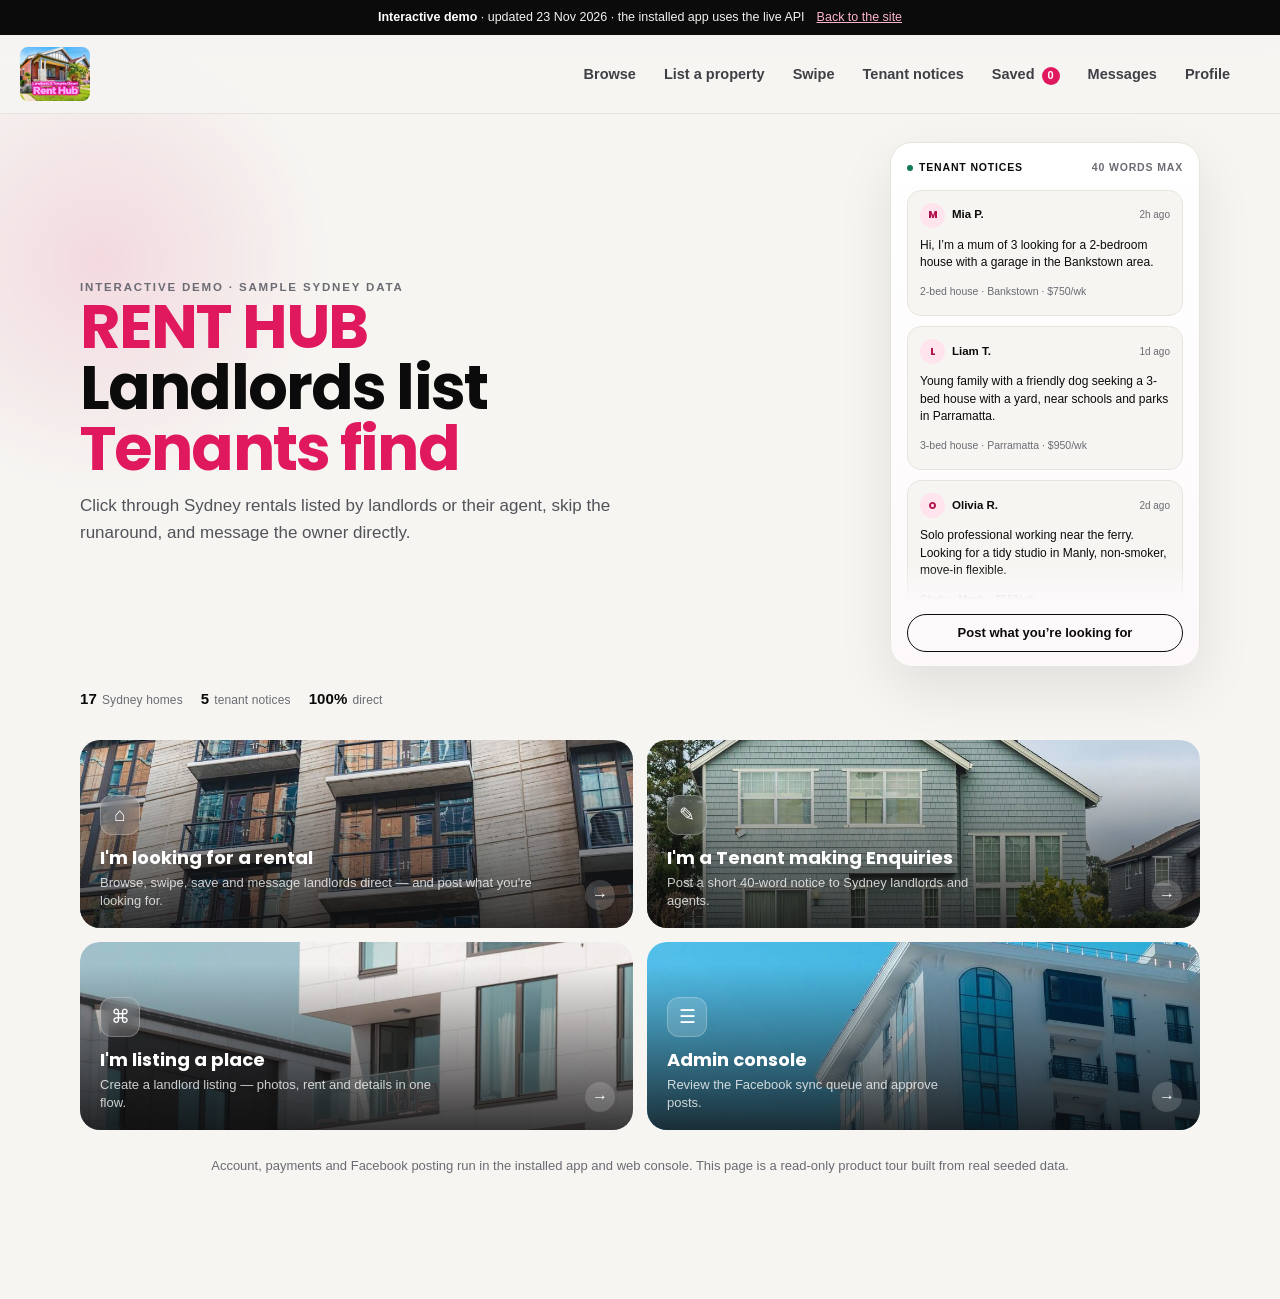
<file: demo/index.html>
<!doctype html>
<html lang="en-AU">
<head>
<meta charset="utf-8" />
<meta name="viewport" content="width=device-width, initial-scale=1" />
<title>Rent Hub demo | Sydney rentals direct from owners and agents</title>
<meta name="description" content="Interactive demo of Rent Hub: browse Sydney rentals, open a listing, swipe to save, message an owner and approve a synced Facebook post. Sample data, no sign-up." />
<meta name="theme-color" content="#F52874" />
<link rel="canonical" href="https://renthub.de5.net/demo/" />
<meta property="og:title" content="Rent Hub demo" />
<meta property="og:description" content="Click through the Rent Hub web app: browse, listing detail, swipe, saved homes, messages, agent dashboard and the Facebook sync queue." />
<meta property="og:image" content="https://renthub.de5.net/assets/brand/og.jpg" />
<meta property="og:type" content="website" />
<link rel="icon" href="../assets/brand/favicon.svg" type="image/svg+xml" />
<link rel="apple-touch-icon" href="../assets/brand/apple-touch-icon.png" />
<link rel="stylesheet" href="demo.css?v=20261123b" />
<link rel="manifest" href="manifest.webmanifest" />
</head>
<body>
<a class="skip" href="#app">Skip to the demo</a>

<div class="demo-banner">
  <span><b>Interactive demo</b> · updated 23 Nov 2026 · the installed app uses the live API</span>
  <a href="../index.html">Back to the site</a>
</div>

<header class="topbar">
  <a class="brand" href="../index.html" aria-label="Rent Hub home">
    <img src="../assets/brand/rent-hub-cover-web.jpg" alt="Landlords &amp; Tenants Direct, Rent Hub" width="1427" height="1102" />
  </a>
  <nav class="topnav" aria-label="Demo sections">
    <button class="navlink" data-go="browse">Browse</button>
    <button class="navlink" data-go="list-property">List a property</button>
    <button class="navlink" data-go="swipe">Swipe</button>
    <button class="navlink" data-go="notices">Tenant notices</button>
    <button class="navlink" data-go="saved">Saved <span class="count" id="savedCount">0</span></button>
    <button class="navlink" data-go="messages">Messages</button>
    <button class="navlink" data-go="profile">Profile</button>
  </nav>
  <div class="top-actions">
    <button class="install-btn" id="installBtn" hidden>Install app</button>
    <span class="role-chip" id="roleChip" hidden></span>
    <button class="icon-btn" id="menuBtn" aria-label="Open menu" aria-expanded="false">☰</button>
  </div>
</header>

<main id="app" tabindex="-1" aria-live="polite"></main>

<nav class="tabbar" id="tabbar" aria-label="Primary" hidden>
  <button data-go="browse" class="tab" aria-label="Browse">⌂<span>Browse</span></button>
  <button data-go="swipe" class="tab" aria-label="Swipe">♡<span>Swipe</span></button>
  <button data-go="notices" class="tab" aria-label="Tenant notices">✎<span>Notices</span></button>
  <button data-go="saved" class="tab" aria-label="Saved homes">♥<span>Saved</span></button>
  <button data-go="messages" class="tab" aria-label="Messages">✉<span>Messages</span></button>
  <button data-go="profile" class="tab" aria-label="Profile">◯<span>Profile</span></button>
</nav>

<div id="modalRoot"></div>
<div id="toast" role="status" aria-live="polite"></div>
<audio id="player" preload="none"></audio>

<script src="demo.js?v=20261123b"></script>
</body>
</html>
</file>
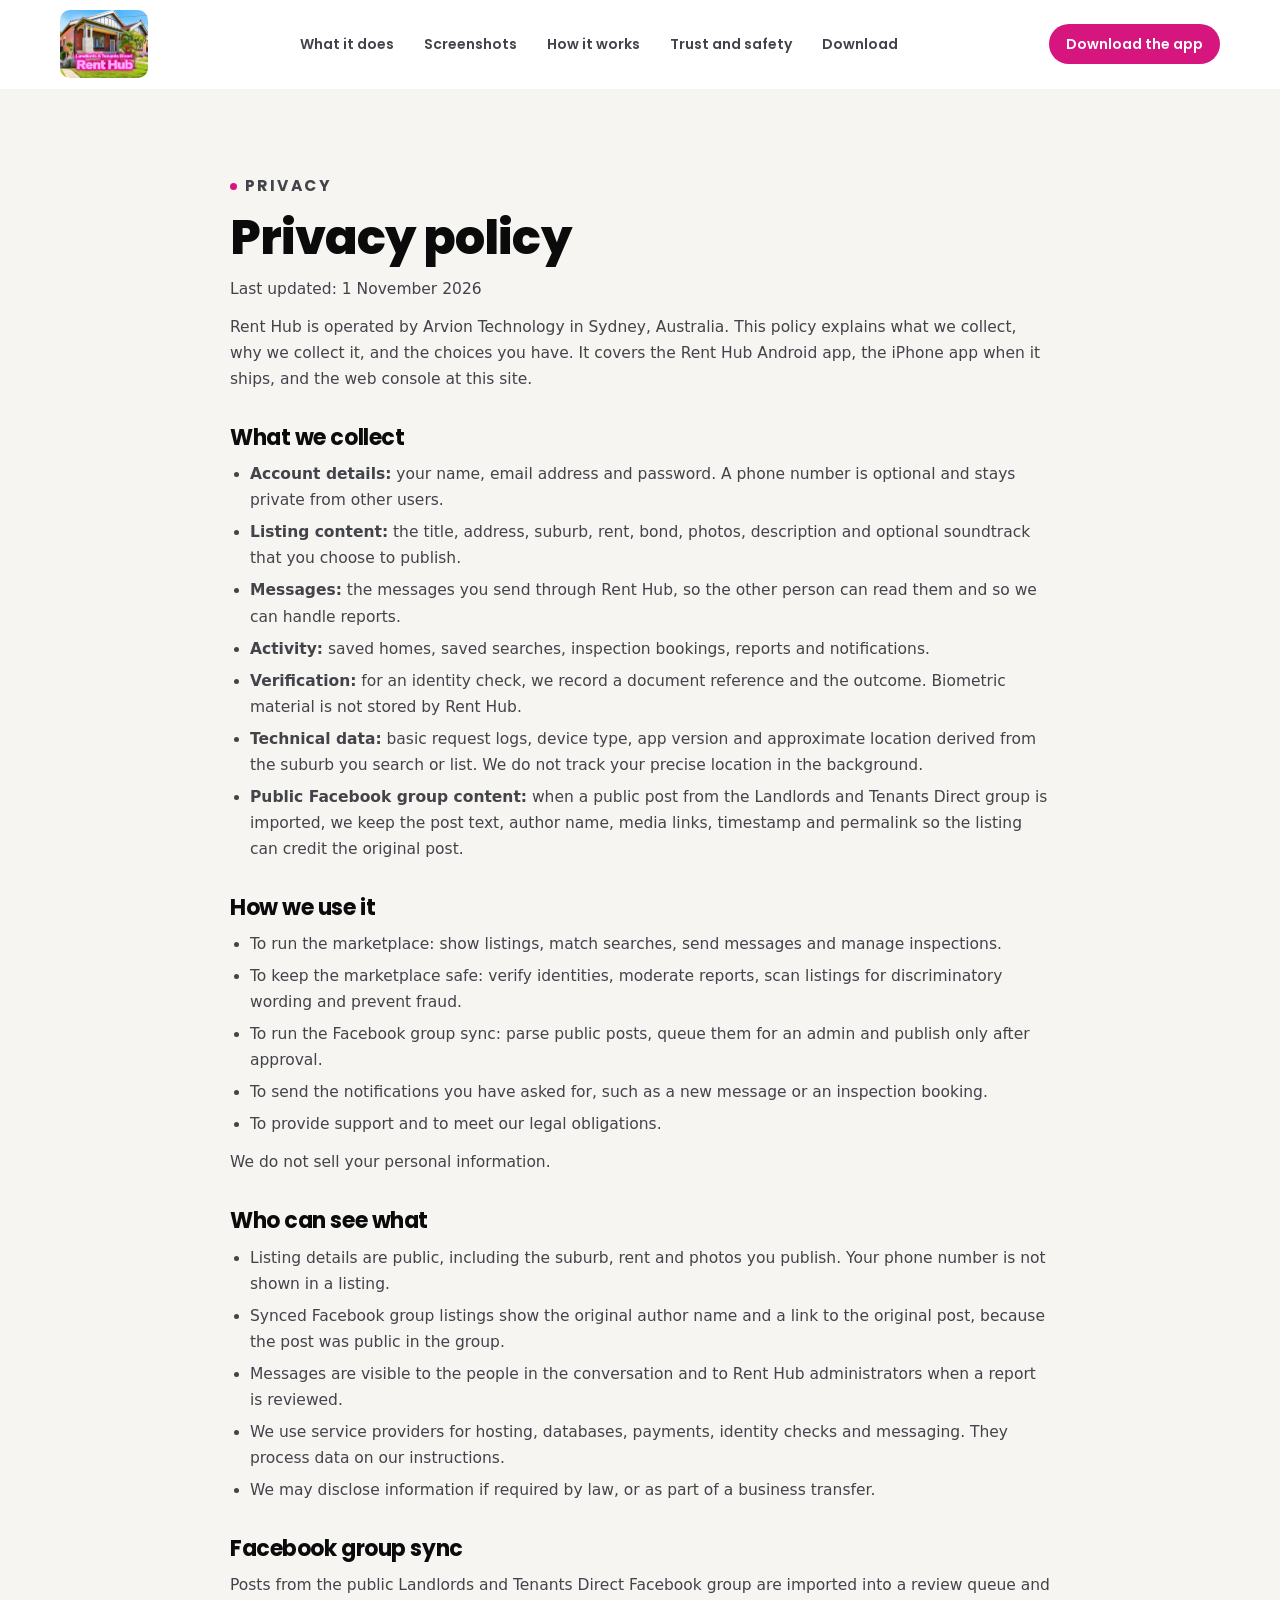
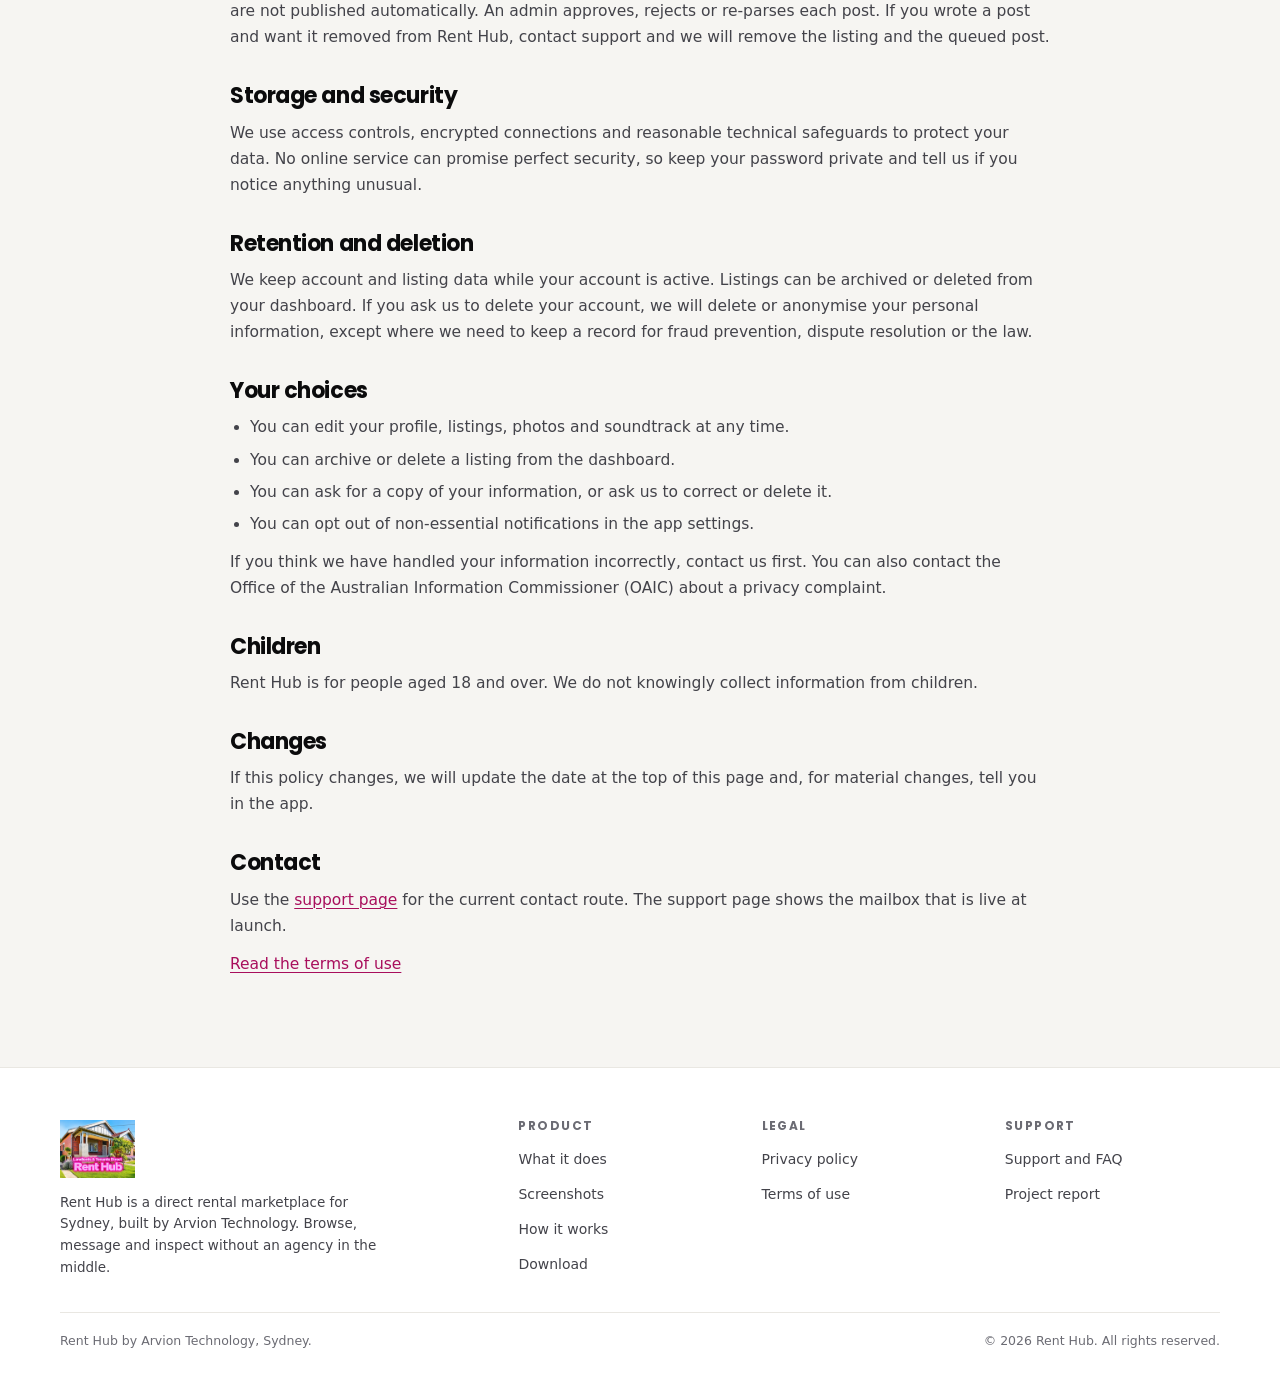
<file: privacy.html>
<!DOCTYPE html>
<html lang="en-AU">
<head>
  <meta charset="utf-8">
  <meta name="viewport" content="width=device-width, initial-scale=1">
  <title>Privacy policy | Rent Hub</title>
  <meta name="description" content="How Rent Hub collects, uses and protects personal information.">
  <meta name="theme-color" content="#F6F5F2">
  <link rel="icon" href="assets/brand/favicon.svg" type="image/svg+xml">
  <link rel="apple-touch-icon" href="assets/brand/apple-touch-icon.png">
  <link rel="stylesheet" href="styles.css">
  <script src="app.js" defer></script>
</head>
<body>
  <a class="skip-link" href="#main">Skip to content</a>
  <header class="site-header" data-header>
    <div class="wrap header-inner">
      <a class="logo" href="index.html" aria-label="Rent Hub home">
        <img src="assets/brand/rent-hub-cover-web.jpg" alt="Rent Hub, Landlords and Tenants Direct" width="1427" height="1102">
      </a>
      <nav class="nav" aria-label="Main">
        <a href="index.html#what">What it does</a>
        <a href="index.html#screens">Screenshots</a>
        <a href="index.html#how">How it works</a>
        <a href="index.html#trust">Trust and safety</a>
        <a href="index.html#download">Download</a>
      </nav>
      <div class="header-actions">
        <a class="btn btn-pink btn-small" href="index.html#download">Download the app</a>
        <button class="menu-toggle" type="button" aria-expanded="false" aria-controls="mobile-nav" data-menu-toggle>
          <span class="sr-only">Open menu</span>
          <svg viewBox="0 0 24 24" fill="none" stroke="currentColor" stroke-width="2" stroke-linecap="round" aria-hidden="true"><path d="M4 7h16M4 12h16M4 17h16"/></svg>
        </button>
      </div>
    </div>
    <nav class="mobile-nav" id="mobile-nav" data-menu aria-label="Mobile">
      <div class="wrap inner">
        <a href="index.html#what">What it does</a>
        <a href="index.html#screens">Screenshots</a>
        <a href="index.html#how">How it works</a>
        <a href="index.html#trust">Trust and safety</a>
        <a href="index.html#download">Download</a>
        <a class="btn btn-pink" href="index.html#download">Download the app</a>
      </div>
    </nav>
  </header>

  <main id="main" class="doc">
    <div class="wrap">
      <p class="eyebrow"><span class="dot" aria-hidden="true"></span>Privacy</p>
      <h1>Privacy policy</h1>
      <p class="doc-meta">Last updated: 1 November 2026</p>
      <p>
        Rent Hub is operated by Arvion Technology in Sydney, Australia. This policy explains what we collect,
        why we collect it, and the choices you have. It covers the Rent Hub Android app, the iPhone app when it
        ships, and the web console at this site.
      </p>

      <h2>What we collect</h2>
      <ul>
        <li><strong>Account details:</strong> your name, email address and password. A phone number is optional and stays private from other users.</li>
        <li><strong>Listing content:</strong> the title, address, suburb, rent, bond, photos, description and optional soundtrack that you choose to publish.</li>
        <li><strong>Messages:</strong> the messages you send through Rent Hub, so the other person can read them and so we can handle reports.</li>
        <li><strong>Activity:</strong> saved homes, saved searches, inspection bookings, reports and notifications.</li>
        <li><strong>Verification:</strong> for an identity check, we record a document reference and the outcome. Biometric material is not stored by Rent Hub.</li>
        <li><strong>Technical data:</strong> basic request logs, device type, app version and approximate location derived from the suburb you search or list. We do not track your precise location in the background.</li>
        <li><strong>Public Facebook group content:</strong> when a public post from the Landlords and Tenants Direct group is imported, we keep the post text, author name, media links, timestamp and permalink so the listing can credit the original post.</li>
      </ul>

      <h2>How we use it</h2>
      <ul>
        <li>To run the marketplace: show listings, match searches, send messages and manage inspections.</li>
        <li>To keep the marketplace safe: verify identities, moderate reports, scan listings for discriminatory wording and prevent fraud.</li>
        <li>To run the Facebook group sync: parse public posts, queue them for an admin and publish only after approval.</li>
        <li>To send the notifications you have asked for, such as a new message or an inspection booking.</li>
        <li>To provide support and to meet our legal obligations.</li>
      </ul>
      <p>We do not sell your personal information.</p>

      <h2>Who can see what</h2>
      <ul>
        <li>Listing details are public, including the suburb, rent and photos you publish. Your phone number is not shown in a listing.</li>
        <li>Synced Facebook group listings show the original author name and a link to the original post, because the post was public in the group.</li>
        <li>Messages are visible to the people in the conversation and to Rent Hub administrators when a report is reviewed.</li>
        <li>We use service providers for hosting, databases, payments, identity checks and messaging. They process data on our instructions.</li>
        <li>We may disclose information if required by law, or as part of a business transfer.</li>
      </ul>

      <h2>Facebook group sync</h2>
      <p>
        Posts from the public Landlords and Tenants Direct Facebook group are imported into a review queue and are
        not published automatically. An admin approves, rejects or re-parses each post. If you wrote a post and want
        it removed from Rent Hub, contact support and we will remove the listing and the queued post.
      </p>

      <h2>Storage and security</h2>
      <p>
        We use access controls, encrypted connections and reasonable technical safeguards to protect your data.
        No online service can promise perfect security, so keep your password private and tell us if you notice
        anything unusual.
      </p>

      <h2>Retention and deletion</h2>
      <p>
        We keep account and listing data while your account is active. Listings can be archived or deleted from
        your dashboard. If you ask us to delete your account, we will delete or anonymise your personal
        information, except where we need to keep a record for fraud prevention, dispute resolution or the law.
      </p>

      <h2>Your choices</h2>
      <ul>
        <li>You can edit your profile, listings, photos and soundtrack at any time.</li>
        <li>You can archive or delete a listing from the dashboard.</li>
        <li>You can ask for a copy of your information, or ask us to correct or delete it.</li>
        <li>You can opt out of non-essential notifications in the app settings.</li>
      </ul>
      <p>
        If you think we have handled your information incorrectly, contact us first. You can also contact the
        Office of the Australian Information Commissioner (OAIC) about a privacy complaint.
      </p>

      <h2>Children</h2>
      <p>Rent Hub is for people aged 18 and over. We do not knowingly collect information from children.</p>

      <h2>Changes</h2>
      <p>If this policy changes, we will update the date at the top of this page and, for material changes, tell you in the app.</p>

      <h2>Contact</h2>
      <p>
        Use the <a href="support.html">support page</a> for the current contact route. The support page shows
        the mailbox that is live at launch.
      </p>
      <p><a href="terms.html">Read the terms of use</a></p>
    </div>
  </main>
  <footer class="site-footer">
    <div class="wrap">
      <div class="footer-grid">
        <div class="footer-brand">
          <img src="assets/brand/rent-hub-cover-web.jpg" alt="Rent Hub, Landlords and Tenants Direct" width="1427" height="1102">
          <p>Rent Hub is a direct rental marketplace for Sydney, built by Arvion Technology. Browse, message and inspect without an agency in the middle.</p>
        </div>
        <div class="footer-col">
          <h2>Product</h2>
          <ul>
            <li><a href="index.html#what">What it does</a></li>
            <li><a href="index.html#screens">Screenshots</a></li>
            <li><a href="index.html#how">How it works</a></li>
            <li><a href="index.html#download">Download</a></li>
          </ul>
        </div>
        <div class="footer-col">
          <h2>Legal</h2>
          <ul>
            <li><a href="privacy.html">Privacy policy</a></li>
            <li><a href="terms.html">Terms of use</a></li>
          </ul>
        </div>
        <div class="footer-col">
          <h2>Support</h2>
          <ul>
            <li><a href="support.html">Support and FAQ</a></li>
            <li><a href="https://github.com/sushant-me/renthub/releases/download/v1.0.0/RentHub-Project-Report.pdf" target="_blank" rel="noopener">Project report</a></li>
          </ul>
        </div>
      </div>
      <div class="footer-bottom">
        <p>Rent Hub by Arvion Technology, Sydney.</p>
        <p>© <span data-year>2026</span> Rent Hub. All rights reserved.</p>
      </div>
    </div>
  </footer>
</body>
</html>
</file>
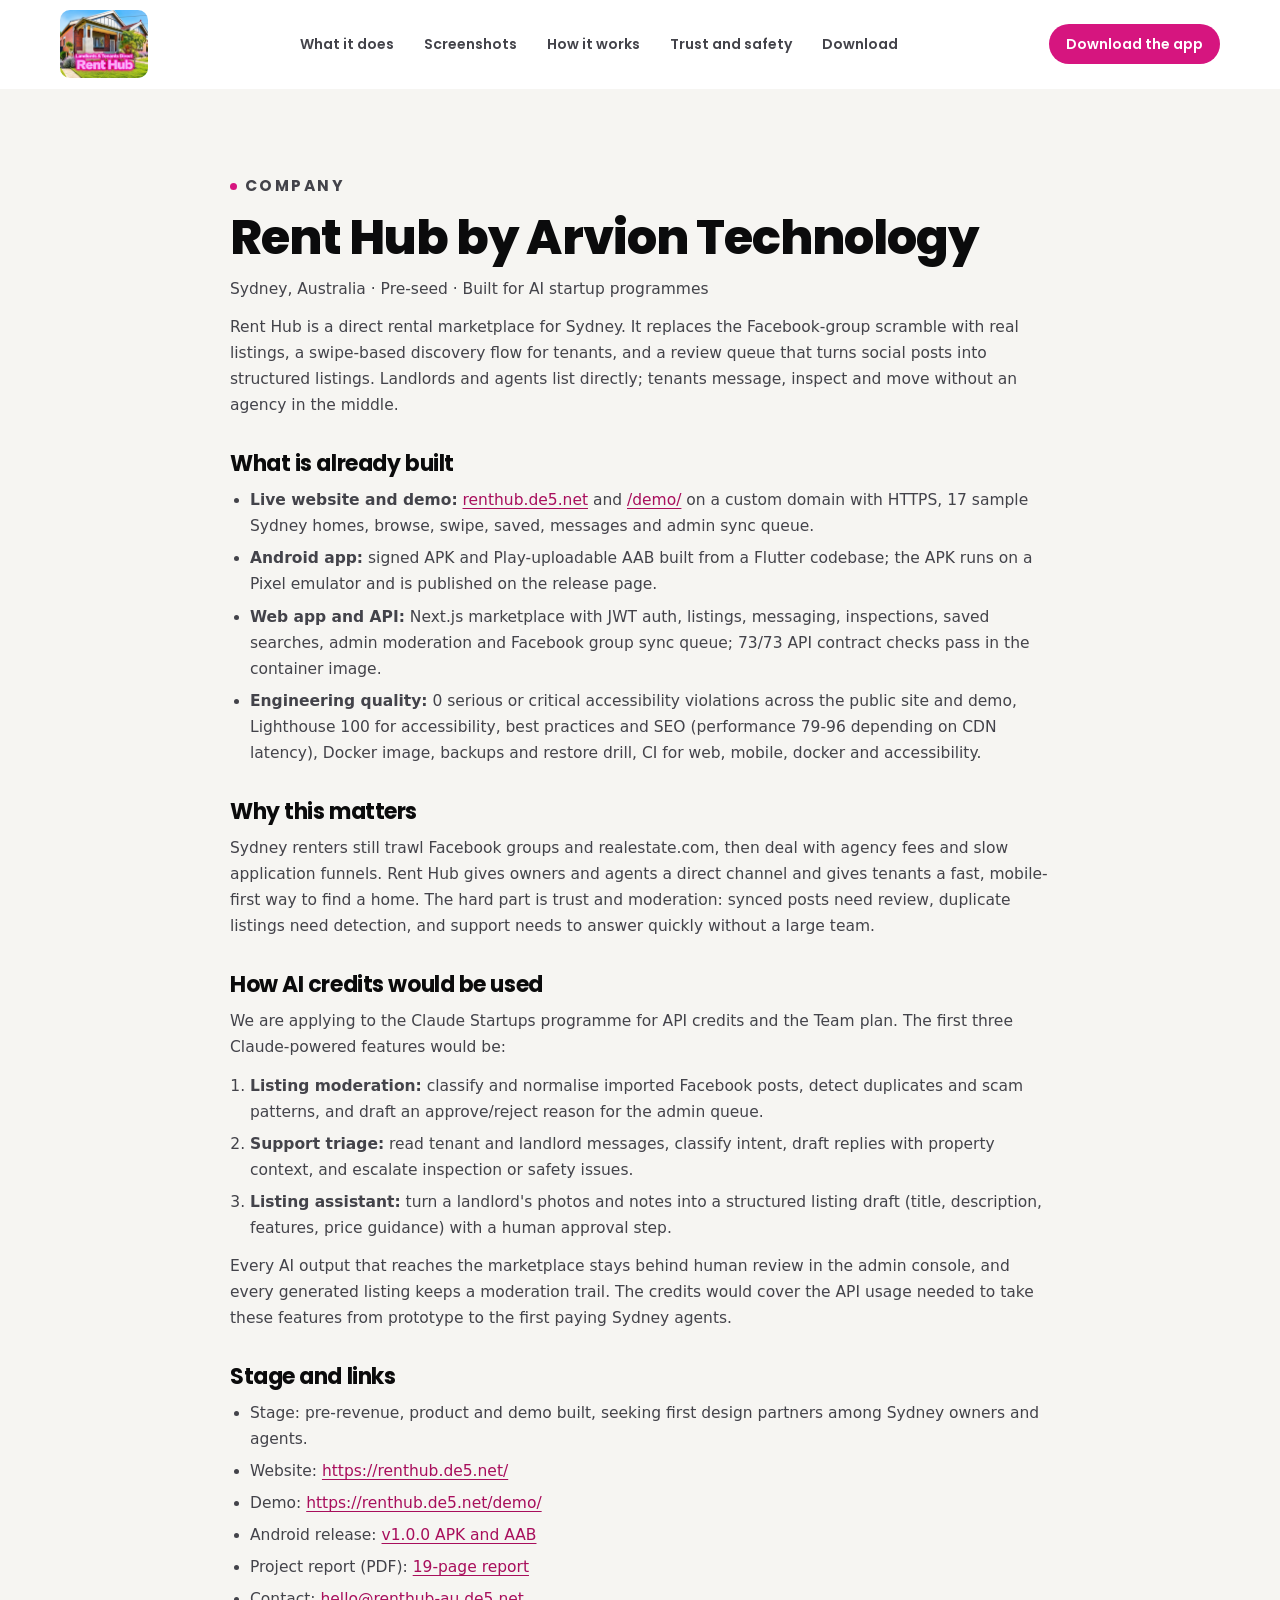
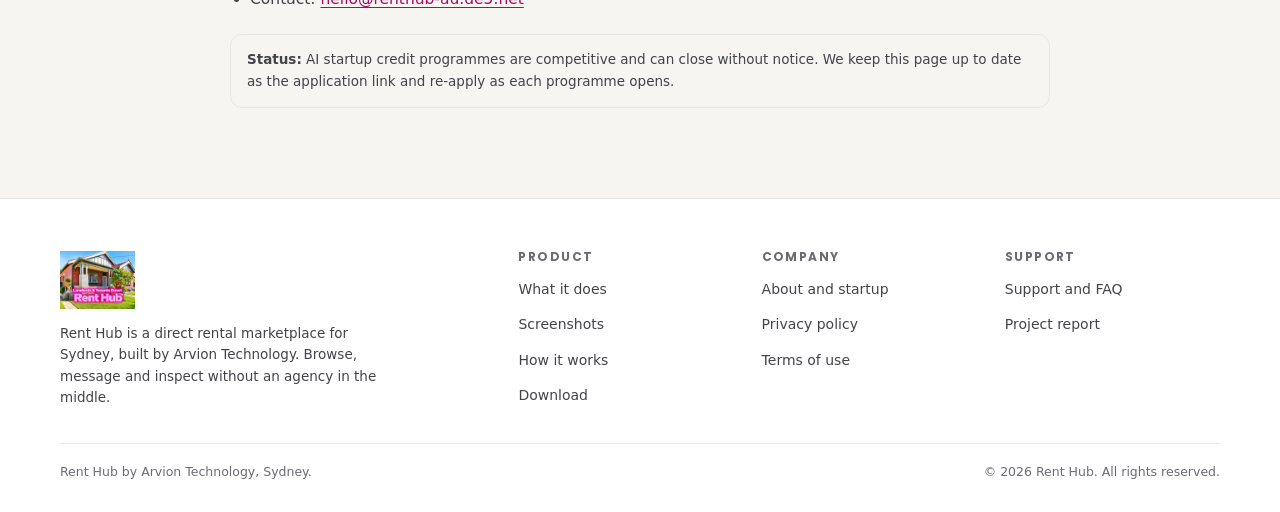
<file: startup.html>
<!DOCTYPE html>
<html lang="en-AU">
<head>
  <meta charset="utf-8">
  <meta name="viewport" content="width=device-width, initial-scale=1">
  <title>Company and startup | Rent Hub</title>
  <meta name="description" content="Rent Hub is a Sydney rental marketplace built by Arvion Technology. Product, stage, evidence and the Claude credits plan.">
  <meta name="theme-color" content="#F6F5F2">
  <link rel="icon" href="assets/brand/favicon.svg" type="image/svg+xml">
  <link rel="apple-touch-icon" href="assets/brand/apple-touch-icon.png">
  <link rel="stylesheet" href="styles.css">
  <script src="app.js" defer></script>
<script type="application/ld+json">{"@context":"https://schema.org","@type":"AboutPage","name":"About Rent Hub","url":"https://renthub.de5.net/startup.html","mainEntity":{"@type":"Organization","name":"Arvion Technology","email":"hello@renthub-au.de5.net","url":"https://renthub.de5.net/"}}</script>
</head>
<body>
  <a class="skip-link" href="#main">Skip to content</a>
  <header class="site-header" data-header>
    <div class="wrap header-inner">
      <a class="logo" href="index.html" aria-label="Rent Hub home">
        <img src="assets/brand/rent-hub-cover-web.jpg" alt="Rent Hub, Landlords and Tenants Direct" width="1427" height="1102">
      </a>
      <nav class="nav" aria-label="Main">
        <a href="index.html#what">What it does</a>
        <a href="index.html#screens">Screenshots</a>
        <a href="index.html#how">How it works</a>
        <a href="index.html#trust">Trust and safety</a>
        <a href="index.html#download">Download</a>
      </nav>
      <div class="header-actions">
        <a class="btn btn-pink btn-small" href="index.html#download">Download the app</a>
        <button class="menu-toggle" type="button" aria-expanded="false" aria-controls="mobile-nav" data-menu-toggle>
          <span class="sr-only">Open menu</span>
          <svg viewBox="0 0 24 24" fill="none" stroke="currentColor" stroke-width="2" stroke-linecap="round" aria-hidden="true"><path d="M4 7h16M4 12h16M4 17h16"/></svg>
        </button>
      </div>
    </div>
    <nav class="mobile-nav" id="mobile-nav" data-menu aria-label="Mobile">
      <div class="wrap inner">
        <a href="index.html#what">What it does</a>
        <a href="index.html#screens">Screenshots</a>
        <a href="index.html#how">How it works</a>
        <a href="index.html#trust">Trust and safety</a>
        <a href="index.html#download">Download</a>
        <a class="btn btn-pink" href="index.html#download">Download the app</a>
      </div>
    </nav>
  </header>

    <main id="main" class="doc">
    <div class="wrap">
      <p class="eyebrow"><span class="dot" aria-hidden="true"></span>Company</p>
      <h1>Rent Hub by Arvion Technology</h1>
      <p class="doc-meta">Sydney, Australia · Pre-seed · Built for AI startup programmes</p>
      <p>
        Rent Hub is a direct rental marketplace for Sydney. It replaces the Facebook-group scramble with real
        listings, a swipe-based discovery flow for tenants, and a review queue that turns social posts into
        structured listings. Landlords and agents list directly; tenants message, inspect and move without an
        agency in the middle.
      </p>

      <h2>What is already built</h2>
      <ul>
        <li><strong>Live website and demo:</strong> <a href="https://renthub.de5.net/">renthub.de5.net</a> and <a href="https://renthub.de5.net/demo/">/demo/</a> on a custom domain with HTTPS, 17 sample Sydney homes, browse, swipe, saved, messages and admin sync queue.</li>
        <li><strong>Android app:</strong> signed APK and Play-uploadable AAB built from a Flutter codebase; the APK runs on a Pixel emulator and is published on the release page.</li>
        <li><strong>Web app and API:</strong> Next.js marketplace with JWT auth, listings, messaging, inspections, saved searches, admin moderation and Facebook group sync queue; 73/73 API contract checks pass in the container image.</li>
        <li><strong>Engineering quality:</strong> 0 serious or critical accessibility violations across the public site and demo, Lighthouse 100 for accessibility, best practices and SEO (performance 79-96 depending on CDN latency), Docker image, backups and restore drill, CI for web, mobile, docker and accessibility.</li>
      </ul>

      <h2>Why this matters</h2>
      <p>
        Sydney renters still trawl Facebook groups and realestate.com, then deal with agency fees and slow
        application funnels. Rent Hub gives owners and agents a direct channel and gives tenants a fast,
        mobile-first way to find a home. The hard part is trust and moderation: synced posts need review,
        duplicate listings need detection, and support needs to answer quickly without a large team.
      </p>

      <h2>How AI credits would be used</h2>
      <p>
        We are applying to the Claude Startups programme for API credits and the Team plan. The first three
        Claude-powered features would be:
      </p>
      <ol>
        <li><strong>Listing moderation:</strong> classify and normalise imported Facebook posts, detect duplicates and scam patterns, and draft an approve/reject reason for the admin queue.</li>
        <li><strong>Support triage:</strong> read tenant and landlord messages, classify intent, draft replies with property context, and escalate inspection or safety issues.</li>
        <li><strong>Listing assistant:</strong> turn a landlord's photos and notes into a structured listing draft (title, description, features, price guidance) with a human approval step.</li>
      </ol>
      <p>
        Every AI output that reaches the marketplace stays behind human review in the admin console, and
        every generated listing keeps a moderation trail. The credits would cover the API usage needed to take
        these features from prototype to the first paying Sydney agents.
      </p>

      <h2>Stage and links</h2>
      <ul>
        <li>Stage: pre-revenue, product and demo built, seeking first design partners among Sydney owners and agents.</li>
        <li>Website: <a href="https://renthub.de5.net/">https://renthub.de5.net/</a></li>
        <li>Demo: <a href="https://renthub.de5.net/demo/">https://renthub.de5.net/demo/</a></li>
        <li>Android release: <a href="https://github.com/sushant-me/renthub/releases/tag/v1.0.0">v1.0.0 APK and AAB</a></li>
        <li>Project report (PDF): <a href="https://github.com/sushant-me/renthub/releases/download/v1.0.0/RentHub-Project-Report.pdf">19-page report</a></li>
        <li>Contact: <a href="mailto:hello@renthub-au.de5.net?subject=Rent%20Hub%20startup%20enquiry">hello@renthub-au.de5.net</a></li>
      </ul>

      <div class="note">
        <strong>Status:</strong> AI startup credit programmes are competitive and can close without notice. We keep this page up to date as the application link and re-apply as each programme opens.
      </div>
    </div>
  </main>
  <footer class="site-footer">
    <div class="wrap">
      <div class="footer-grid">
        <div class="footer-brand">
          <img src="assets/brand/rent-hub-cover-web.jpg" alt="Rent Hub, Landlords and Tenants Direct" width="1427" height="1102">
          <p>Rent Hub is a direct rental marketplace for Sydney, built by Arvion Technology. Browse, message and inspect without an agency in the middle.</p>
        </div>
        <div class="footer-col">
          <h2>Product</h2>
          <ul>
            <li><a href="index.html#what">What it does</a></li>
            <li><a href="index.html#screens">Screenshots</a></li>
            <li><a href="index.html#how">How it works</a></li>
            <li><a href="index.html#download">Download</a></li>
          </ul>
        </div>
        <div class="footer-col">
          <h2>Company</h2>
          <ul>
            <li><a href="startup.html">About and startup</a></li>
            <li><a href="privacy.html">Privacy policy</a></li>
            <li><a href="terms.html">Terms of use</a></li>
          </ul>
        </div>
        <div class="footer-col">
          <h2>Support</h2>
          <ul>
            <li><a href="support.html">Support and FAQ</a></li>
            <li><a href="https://github.com/sushant-me/renthub/releases/download/v1.0.0/RentHub-Project-Report.pdf" target="_blank" rel="noopener">Project report</a></li>
          </ul>
        </div>
      </div>
      <div class="footer-bottom">
        <p>Rent Hub by Arvion Technology, Sydney.</p>
        <p>© <span data-year>2026</span> Rent Hub. All rights reserved.</p>
      </div>
    </div>
  </footer>
</body>
</html>
</file>
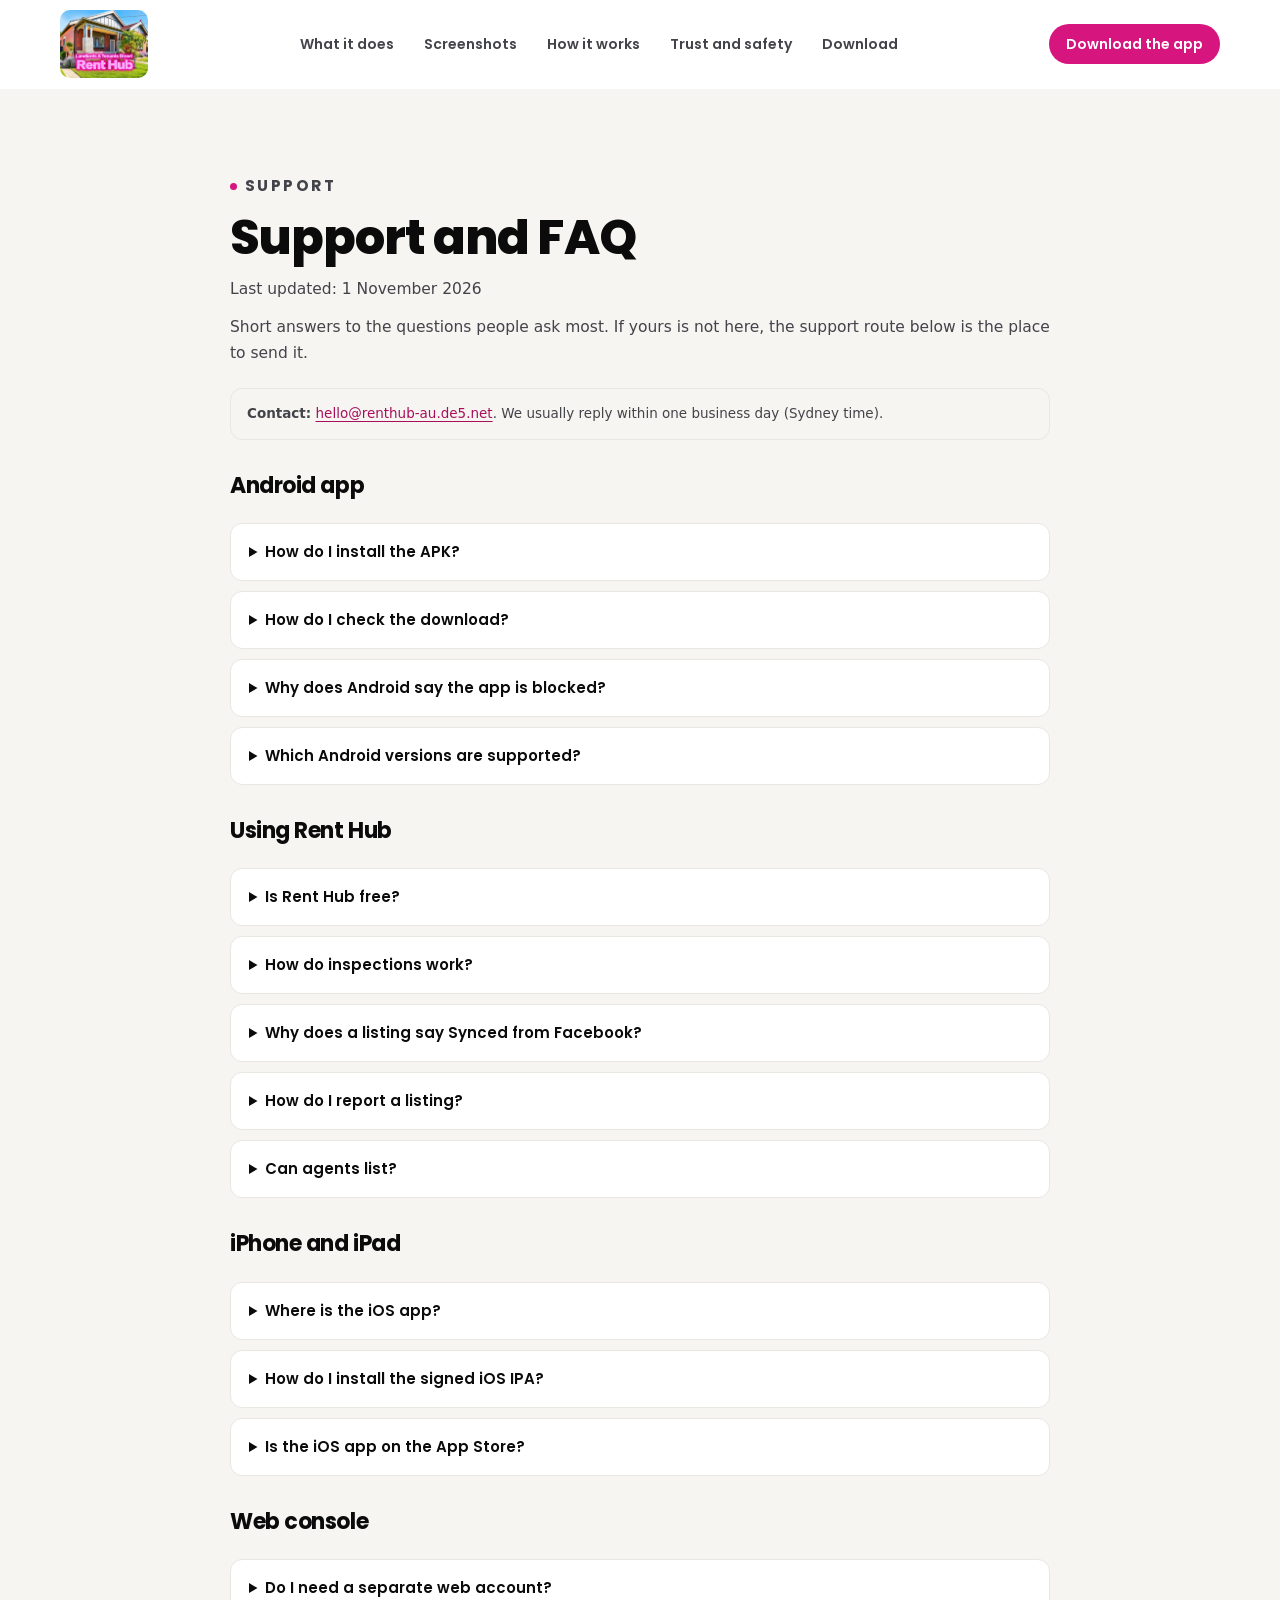
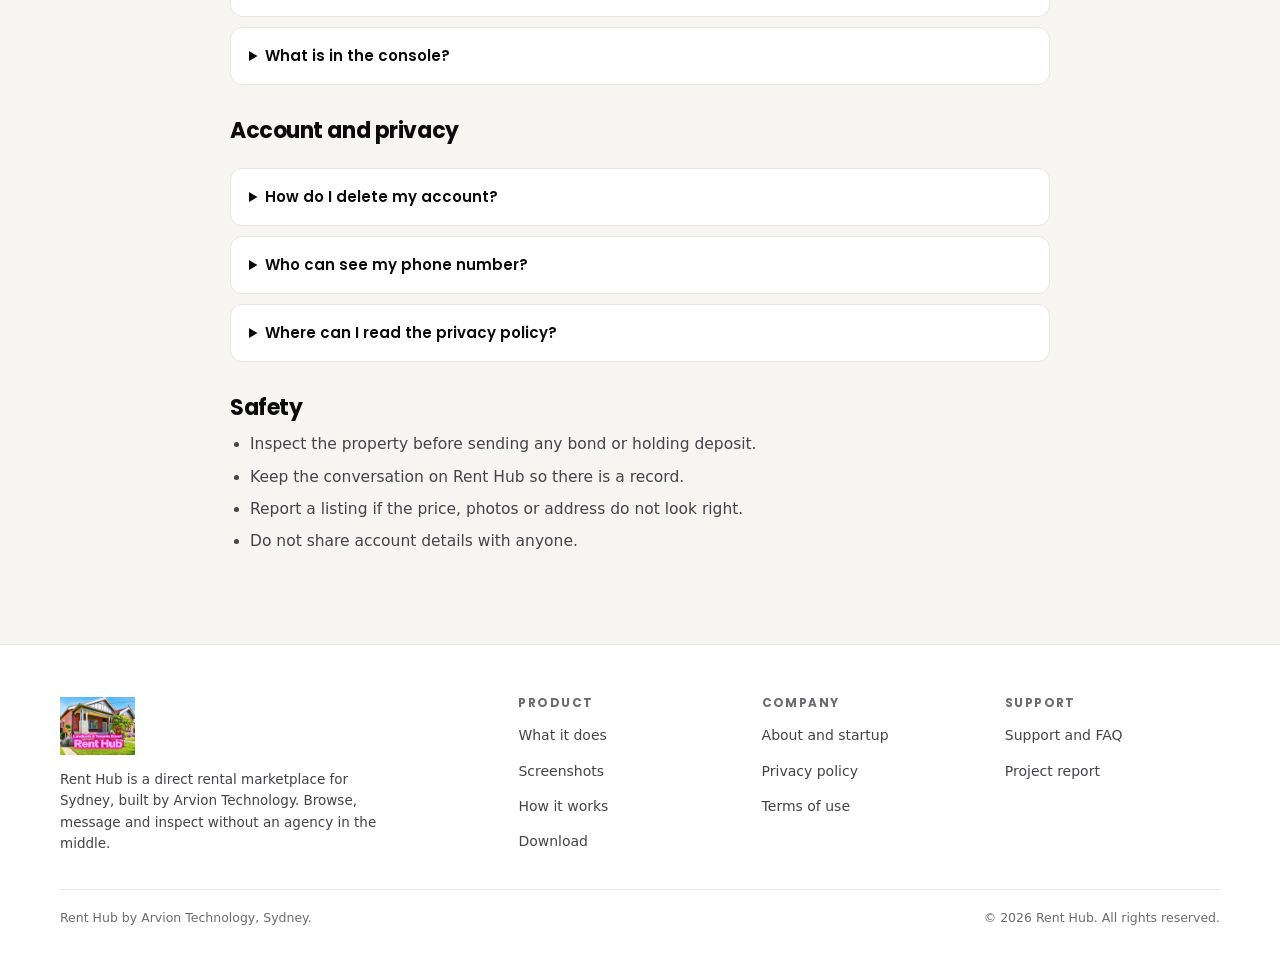
<file: support.html>
<!DOCTYPE html>
<html lang="en-AU">
<head>
  <meta charset="utf-8">
  <meta name="viewport" content="width=device-width, initial-scale=1">
  <title>Support and FAQ | Rent Hub</title>
  <meta name="description" content="Help with the Rent Hub Android app, inspections, Facebook sync and the web console.">
  <meta name="theme-color" content="#F6F5F2">
  <link rel="icon" href="assets/brand/favicon.svg" type="image/svg+xml">
  <link rel="apple-touch-icon" href="assets/brand/apple-touch-icon.png">
  <link rel="stylesheet" href="styles.css">
  <script src="app.js" defer></script>
<script type="application/ld+json">{"@context":"https://schema.org","@type":"ContactPage","name":"Rent Hub support","url":"https://renthub.de5.net/support.html","mainEntity":{"@type":"Organization","name":"Arvion Technology","email":"hello@renthub-au.de5.net","url":"https://renthub.de5.net/"}}</script>
</head>
<body>
  <a class="skip-link" href="#main">Skip to content</a>
  <header class="site-header" data-header>
    <div class="wrap header-inner">
      <a class="logo" href="index.html" aria-label="Rent Hub home">
        <img src="assets/brand/rent-hub-cover-web.jpg" alt="Rent Hub, Landlords and Tenants Direct" width="1427" height="1102">
      </a>
      <nav class="nav" aria-label="Main">
        <a href="index.html#what">What it does</a>
        <a href="index.html#screens">Screenshots</a>
        <a href="index.html#how">How it works</a>
        <a href="index.html#trust">Trust and safety</a>
        <a href="index.html#download">Download</a>
      </nav>
      <div class="header-actions">
        <a class="btn btn-pink btn-small" href="index.html#download">Download the app</a>
        <button class="menu-toggle" type="button" aria-expanded="false" aria-controls="mobile-nav" data-menu-toggle>
          <span class="sr-only">Open menu</span>
          <svg viewBox="0 0 24 24" fill="none" stroke="currentColor" stroke-width="2" stroke-linecap="round" aria-hidden="true"><path d="M4 7h16M4 12h16M4 17h16"/></svg>
        </button>
      </div>
    </div>
    <nav class="mobile-nav" id="mobile-nav" data-menu aria-label="Mobile">
      <div class="wrap inner">
        <a href="index.html#what">What it does</a>
        <a href="index.html#screens">Screenshots</a>
        <a href="index.html#how">How it works</a>
        <a href="index.html#trust">Trust and safety</a>
        <a href="index.html#download">Download</a>
        <a class="btn btn-pink" href="index.html#download">Download the app</a>
      </div>
    </nav>
  </header>

  <main id="main" class="doc">
    <div class="wrap">
      <p class="eyebrow"><span class="dot" aria-hidden="true"></span>Support</p>
      <h1>Support and FAQ</h1>
      <p class="doc-meta">Last updated: 1 November 2026</p>
      <p>
        Short answers to the questions people ask most. If yours is not here, the support route below is the
        place to send it.
      </p>

      <div class="note">
        <strong>Contact:</strong> <a href="mailto:hello@renthub-au.de5.net?subject=Rent%20Hub%20support%20request">hello@renthub-au.de5.net</a>. We usually reply within one business day (Sydney time).
      </div>

      <h2>Android app</h2>
      <div class="faq">
        <details>
          <summary>How do I install the APK?</summary>
          <p>Download the APK from the download section, then open it. Android may ask you to allow installs from this source. Allow it, finish the install, and you can turn the setting off again afterwards.</p>
        </details>
        <details>
          <summary>How do I check the download?</summary>
          <p>The download section lists the SHA-256 checksum for version 1.0.2. After downloading, compare the checksum shown by your file manager with the one on the page. They should match exactly.</p>
        </details>
        <details>
          <summary>Why does Android say the app is blocked?</summary>
          <p>Because Rent Hub is installed outside Google Play, Play Protect may show a warning such as “unsafe app blocked” or “app not from a trusted source”. Tap <strong>More details</strong>, then <strong>Install anyway</strong>. The APK is release-signed; compare its SHA-256 with the value on the download page before installing.</p>
        </details>
        <details>
          <summary>Which Android versions are supported?</summary>
          <p>Android 7.0 and later. The app is about 72 MB and installs directly, without a store account.</p>
        </details>
      </div>

      <h2>Using Rent Hub</h2>
      <div class="faq">
        <details>
          <summary>Is Rent Hub free?</summary>
          <p>Browsing and standard listings are free. Optional featured placement and boosts are paid. There are no agency fees on a standard listing.</p>
        </details>
        <details>
          <summary>How do inspections work?</summary>
          <p>Open a listing and pick a 15-minute inspection slot. The owner or agent sees the booking in their dashboard. You can cancel from your inspections page if plans change.</p>
        </details>
        <details>
          <summary>Why does a listing say Synced from Facebook?</summary>
          <p>It started as a post in the public Landlords and Tenants Direct Facebook group. An admin approved it before it appeared in Rent Hub, and the original author and link are kept with the listing.</p>
        </details>
        <details>
          <summary>How do I report a listing?</summary>
          <p>Use the report button on the listing page. Reports go to an admin queue. Choose the closest reason and add a short note if it helps.</p>
        </details>
        <details>
          <summary>Can agents list?</summary>
          <p>Yes. Agents get an Agent badge and the same listing and enquiry tools. A subscription is not needed to publish a listing.</p>
        </details>
      </div>

      <h2>iPhone and iPad</h2>
      <div class="faq">
        <details>
          <summary>Where is the iOS app?</summary>
          <p>The iPhone and iPad app is built from the same Flutter codebase. A signed IPA is available in the download section. It is a distribution build signed by Arvion Technologies, not an App Store release.</p>
        </details>
        <details>
          <summary>How do I install the signed iOS IPA?</summary>
          <p>An iPhone will not install this IPA by tapping or dragging it. Use TestFlight: upload the IPA with the App Store Connect API key, invite testers by email, and they install through the TestFlight app. For direct installation without TestFlight, an Ad Hoc build is required, and each tester's device UDID must be registered in the Apple Developer portal first.</p>
        </details>
        <details>
          <summary>Is the iOS app on the App Store?</summary>
          <p>No. It is a signed test build only. Nothing has been submitted for App Store review or public release.</p>
        </details>
      </div>

      <h2>Web console</h2>
      <div class="faq">
        <details>
          <summary>Do I need a separate web account?</summary>
          <p>No. The web console uses the same account as the app. Owners, agents and admins see different tools based on their role.</p>
        </details>
        <details>
          <summary>What is in the console?</summary>
          <p>Listings and lifecycle actions, the three-step create wizard, inspections, messages, and an admin area for Facebook sync, moderation, KYC and reports.</p>
        </details>
      </div>

      <h2>Account and privacy</h2>
      <div class="faq">
        <details>
          <summary>How do I delete my account?</summary>
          <p>Contact support from the address in your account and ask for deletion. We will remove or anonymise your personal information where we can, and explain anything we need to keep for legal reasons.</p>
        </details>
        <details>
          <summary>Who can see my phone number?</summary>
          <p>Other users cannot see it in a listing or a chat. Rent Hub uses in-app messaging so you can deal with the owner without publishing a phone number.</p>
        </details>
        <details>
          <summary>Where can I read the privacy policy?</summary>
          <p>The <a href="privacy.html">privacy policy</a> explains what is collected and why. The <a href="terms.html">terms of use</a> cover the marketplace rules.</p>
        </details>
      </div>

      <h2>Safety</h2>
      <ul>
        <li>Inspect the property before sending any bond or holding deposit.</li>
        <li>Keep the conversation on Rent Hub so there is a record.</li>
        <li>Report a listing if the price, photos or address do not look right.</li>
        <li>Do not share account details with anyone.</li>
      </ul>
    </div>
  </main>
  <footer class="site-footer">
    <div class="wrap">
      <div class="footer-grid">
        <div class="footer-brand">
          <img src="assets/brand/rent-hub-cover-web.jpg" alt="Rent Hub, Landlords and Tenants Direct" width="1427" height="1102">
          <p>Rent Hub is a direct rental marketplace for Sydney, built by Arvion Technology. Browse, message and inspect without an agency in the middle.</p>
        </div>
        <div class="footer-col">
          <h2>Product</h2>
          <ul>
            <li><a href="index.html#what">What it does</a></li>
            <li><a href="index.html#screens">Screenshots</a></li>
            <li><a href="index.html#how">How it works</a></li>
            <li><a href="index.html#download">Download</a></li>
          </ul>
        </div>
        <div class="footer-col">
          <h2>Company</h2>
          <ul>
            <li><a href="startup.html">About and startup</a></li>
            <li><a href="privacy.html">Privacy policy</a></li>
            <li><a href="terms.html">Terms of use</a></li>
          </ul>
        </div>
        <div class="footer-col">
          <h2>Support</h2>
          <ul>
            <li><a href="support.html">Support and FAQ</a></li>
            <li><a href="https://github.com/sushant-me/renthub/releases/download/v1.0.0/RentHub-Project-Report.pdf" target="_blank" rel="noopener">Project report</a></li>
          </ul>
        </div>
      </div>
      <div class="footer-bottom">
        <p>Rent Hub by Arvion Technology, Sydney.</p>
        <p>© <span data-year>2026</span> Rent Hub. All rights reserved.</p>
      </div>
    </div>
  </footer>
</body>
</html>
</file>
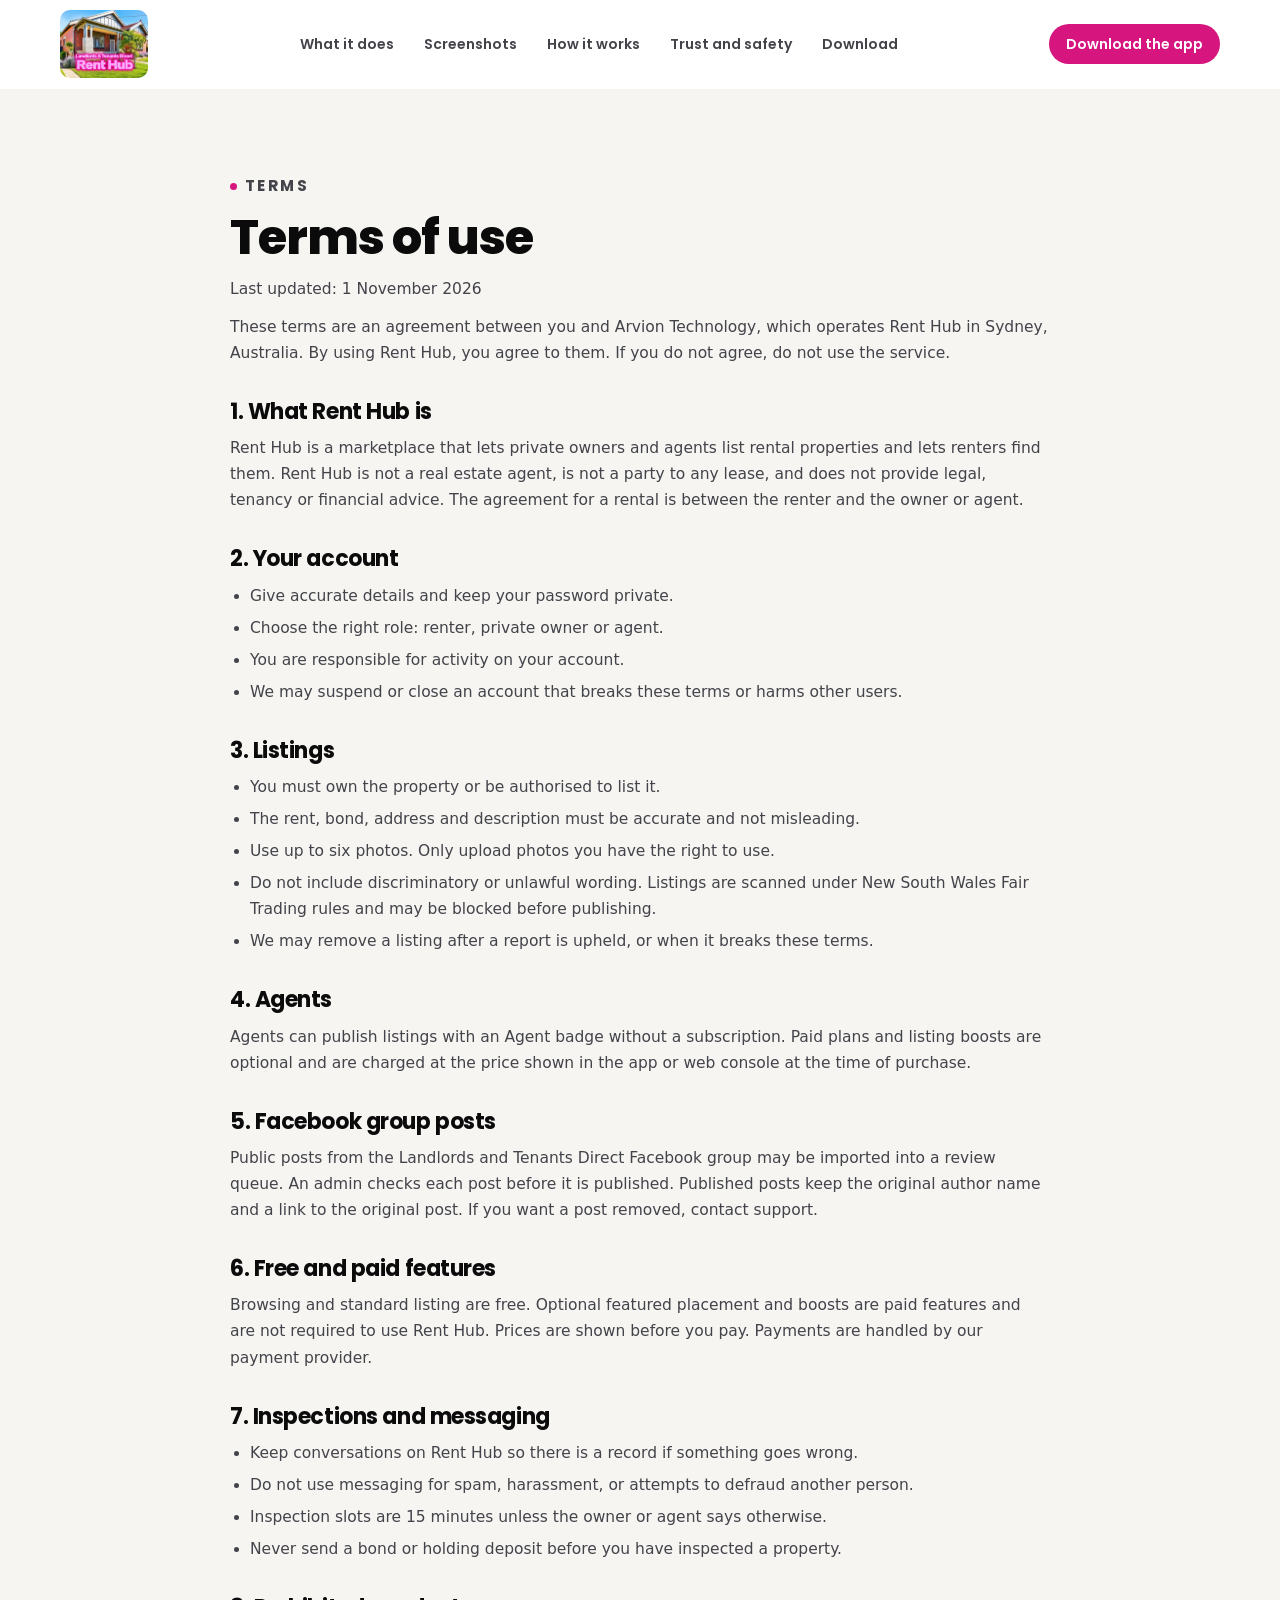
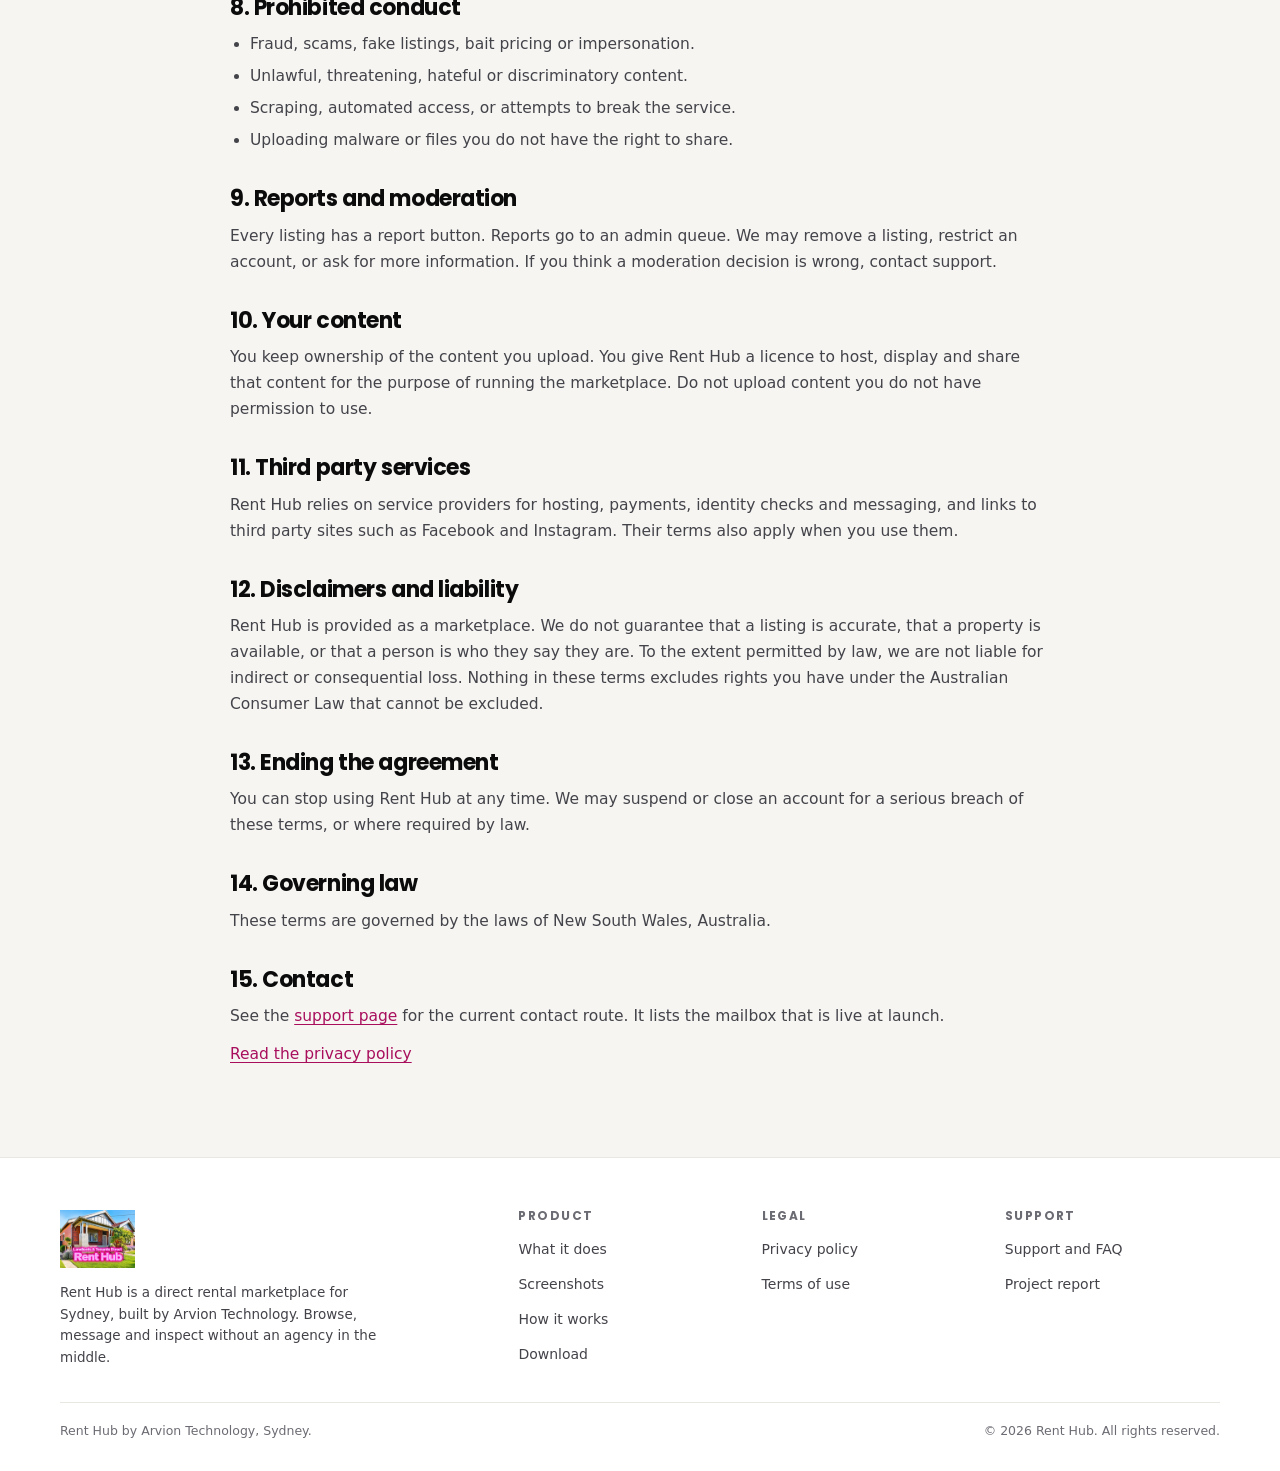
<file: terms.html>
<!DOCTYPE html>
<html lang="en-AU">
<head>
  <meta charset="utf-8">
  <meta name="viewport" content="width=device-width, initial-scale=1">
  <title>Terms of use | Rent Hub</title>
  <meta name="description" content="The rules for using the Rent Hub rental marketplace.">
  <meta name="theme-color" content="#F6F5F2">
  <link rel="icon" href="assets/brand/favicon.svg" type="image/svg+xml">
  <link rel="apple-touch-icon" href="assets/brand/apple-touch-icon.png">
  <link rel="stylesheet" href="styles.css">
  <script src="app.js" defer></script>
</head>
<body>
  <a class="skip-link" href="#main">Skip to content</a>
  <header class="site-header" data-header>
    <div class="wrap header-inner">
      <a class="logo" href="index.html" aria-label="Rent Hub home">
        <img src="assets/brand/rent-hub-cover-web.jpg" alt="Rent Hub, Landlords and Tenants Direct" width="1427" height="1102">
      </a>
      <nav class="nav" aria-label="Main">
        <a href="index.html#what">What it does</a>
        <a href="index.html#screens">Screenshots</a>
        <a href="index.html#how">How it works</a>
        <a href="index.html#trust">Trust and safety</a>
        <a href="index.html#download">Download</a>
      </nav>
      <div class="header-actions">
        <a class="btn btn-pink btn-small" href="index.html#download">Download the app</a>
        <button class="menu-toggle" type="button" aria-expanded="false" aria-controls="mobile-nav" data-menu-toggle>
          <span class="sr-only">Open menu</span>
          <svg viewBox="0 0 24 24" fill="none" stroke="currentColor" stroke-width="2" stroke-linecap="round" aria-hidden="true"><path d="M4 7h16M4 12h16M4 17h16"/></svg>
        </button>
      </div>
    </div>
    <nav class="mobile-nav" id="mobile-nav" data-menu aria-label="Mobile">
      <div class="wrap inner">
        <a href="index.html#what">What it does</a>
        <a href="index.html#screens">Screenshots</a>
        <a href="index.html#how">How it works</a>
        <a href="index.html#trust">Trust and safety</a>
        <a href="index.html#download">Download</a>
        <a class="btn btn-pink" href="index.html#download">Download the app</a>
      </div>
    </nav>
  </header>

  <main id="main" class="doc">
    <div class="wrap">
      <p class="eyebrow"><span class="dot" aria-hidden="true"></span>Terms</p>
      <h1>Terms of use</h1>
      <p class="doc-meta">Last updated: 1 November 2026</p>
      <p>
        These terms are an agreement between you and Arvion Technology, which operates Rent Hub in Sydney,
        Australia. By using Rent Hub, you agree to them. If you do not agree, do not use the service.
      </p>

      <h2>1. What Rent Hub is</h2>
      <p>
        Rent Hub is a marketplace that lets private owners and agents list rental properties and lets renters find
        them. Rent Hub is not a real estate agent, is not a party to any lease, and does not provide legal, tenancy or
        financial advice. The agreement for a rental is between the renter and the owner or agent.
      </p>

      <h2>2. Your account</h2>
      <ul>
        <li>Give accurate details and keep your password private.</li>
        <li>Choose the right role: renter, private owner or agent.</li>
        <li>You are responsible for activity on your account.</li>
        <li>We may suspend or close an account that breaks these terms or harms other users.</li>
      </ul>

      <h2>3. Listings</h2>
      <ul>
        <li>You must own the property or be authorised to list it.</li>
        <li>The rent, bond, address and description must be accurate and not misleading.</li>
        <li>Use up to six photos. Only upload photos you have the right to use.</li>
        <li>Do not include discriminatory or unlawful wording. Listings are scanned under New South Wales Fair Trading rules and may be blocked before publishing.</li>
        <li>We may remove a listing after a report is upheld, or when it breaks these terms.</li>
      </ul>

      <h2>4. Agents</h2>
      <p>
        Agents can publish listings with an Agent badge without a subscription. Paid plans and listing boosts are
        optional and are charged at the price shown in the app or web console at the time of purchase.
      </p>

      <h2>5. Facebook group posts</h2>
      <p>
        Public posts from the Landlords and Tenants Direct Facebook group may be imported into a review queue.
        An admin checks each post before it is published. Published posts keep the original author name and a link
        to the original post. If you want a post removed, contact support.
      </p>

      <h2>6. Free and paid features</h2>
      <p>
        Browsing and standard listing are free. Optional featured placement and boosts are paid features and are
        not required to use Rent Hub. Prices are shown before you pay. Payments are handled by our payment
        provider.
      </p>

      <h2>7. Inspections and messaging</h2>
      <ul>
        <li>Keep conversations on Rent Hub so there is a record if something goes wrong.</li>
        <li>Do not use messaging for spam, harassment, or attempts to defraud another person.</li>
        <li>Inspection slots are 15 minutes unless the owner or agent says otherwise.</li>
        <li>Never send a bond or holding deposit before you have inspected a property.</li>
      </ul>

      <h2>8. Prohibited conduct</h2>
      <ul>
        <li>Fraud, scams, fake listings, bait pricing or impersonation.</li>
        <li>Unlawful, threatening, hateful or discriminatory content.</li>
        <li>Scraping, automated access, or attempts to break the service.</li>
        <li>Uploading malware or files you do not have the right to share.</li>
      </ul>

      <h2>9. Reports and moderation</h2>
      <p>
        Every listing has a report button. Reports go to an admin queue. We may remove a listing, restrict an
        account, or ask for more information. If you think a moderation decision is wrong, contact support.
      </p>

      <h2>10. Your content</h2>
      <p>
        You keep ownership of the content you upload. You give Rent Hub a licence to host, display and share that
        content for the purpose of running the marketplace. Do not upload content you do not have permission to use.
      </p>

      <h2>11. Third party services</h2>
      <p>
        Rent Hub relies on service providers for hosting, payments, identity checks and messaging, and links to
        third party sites such as Facebook and Instagram. Their terms also apply when you use them.
      </p>

      <h2>12. Disclaimers and liability</h2>
      <p>
        Rent Hub is provided as a marketplace. We do not guarantee that a listing is accurate, that a property is
        available, or that a person is who they say they are. To the extent permitted by law, we are not liable for
        indirect or consequential loss. Nothing in these terms excludes rights you have under the Australian
        Consumer Law that cannot be excluded.
      </p>

      <h2>13. Ending the agreement</h2>
      <p>
        You can stop using Rent Hub at any time. We may suspend or close an account for a serious breach of these
        terms, or where required by law.
      </p>

      <h2>14. Governing law</h2>
      <p>These terms are governed by the laws of New South Wales, Australia.</p>

      <h2>15. Contact</h2>
      <p>
        See the <a href="support.html">support page</a> for the current contact route. It lists the mailbox
        that is live at launch.
      </p>
      <p><a href="privacy.html">Read the privacy policy</a></p>
    </div>
  </main>
  <footer class="site-footer">
    <div class="wrap">
      <div class="footer-grid">
        <div class="footer-brand">
          <img src="assets/brand/rent-hub-cover-web.jpg" alt="Rent Hub, Landlords and Tenants Direct" width="1427" height="1102">
          <p>Rent Hub is a direct rental marketplace for Sydney, built by Arvion Technology. Browse, message and inspect without an agency in the middle.</p>
        </div>
        <div class="footer-col">
          <h2>Product</h2>
          <ul>
            <li><a href="index.html#what">What it does</a></li>
            <li><a href="index.html#screens">Screenshots</a></li>
            <li><a href="index.html#how">How it works</a></li>
            <li><a href="index.html#download">Download</a></li>
          </ul>
        </div>
        <div class="footer-col">
          <h2>Legal</h2>
          <ul>
            <li><a href="privacy.html">Privacy policy</a></li>
            <li><a href="terms.html">Terms of use</a></li>
          </ul>
        </div>
        <div class="footer-col">
          <h2>Support</h2>
          <ul>
            <li><a href="support.html">Support and FAQ</a></li>
            <li><a href="https://github.com/sushant-me/renthub/releases/download/v1.0.0/RentHub-Project-Report.pdf" target="_blank" rel="noopener">Project report</a></li>
          </ul>
        </div>
      </div>
      <div class="footer-bottom">
        <p>Rent Hub by Arvion Technology, Sydney.</p>
        <p>© <span data-year>2026</span> Rent Hub. All rights reserved.</p>
      </div>
    </div>
  </footer>
</body>
</html>
</file>
<file: styles.css>
/* Rent Hub static showcase
   Palette: mist F6F5F2, paper FFFFFF, ink 0B0B0C, hot pink F52874.
   Poppins is self-hosted for the logo lockup and display headings. */

@font-face {
  font-family: "Poppins";
  src: url("assets/fonts/Poppins-SemiBold.ttf") format("truetype");
  font-weight: 600;
  font-style: normal;
  font-display: swap;
}
@font-face {
  font-family: "Poppins";
  src: url("assets/fonts/Poppins-Bold.ttf") format("truetype");
  font-weight: 700;
  font-style: normal;
  font-display: swap;
}
@font-face {
  font-family: "Poppins";
  src: url("assets/fonts/Poppins-ExtraBold.ttf") format("truetype");
  font-weight: 800;
  font-style: normal;
  font-display: swap;
}
:root {
  --mist: #f6f5f2;
  --mist-2: #efede8;
  --paper: #ffffff;
  --ink: #0b0b0c;
  --ink-soft: #43434a;
  --muted: #6b6b73;
  --line: #e9e7e2;
  --pink: #d6157f;
  --pink-deep: #a80e5c;
  --pink-soft: #ffe4f3;
  --green: #0b9e6f;
  --green-soft: #e7f6f0;
  --amber: #b7791f;
  --amber-soft: #fbf2e2;
  --display: "Poppins", "Archivo", ui-sans-serif, system-ui, sans-serif;
  --sans: ui-sans-serif, system-ui, -apple-system, "Segoe UI", Roboto, "Helvetica Neue", Arial, sans-serif;
  --shadow-sm: 0 1px 2px rgba(11, 11, 12, 0.06);
  --shadow-md: 0 10px 30px rgba(11, 11, 12, 0.08);
  --shadow-lg: 0 24px 60px rgba(11, 11, 12, 0.12);
  --wrap: 1160px;
  color-scheme: light;
}

*,
*::before,
*::after {
  box-sizing: border-box;
}

section[id],
main[id] {
  scroll-margin-top: 92px;
}

html {
  scroll-behavior: smooth;
  -webkit-text-size-adjust: 100%;
}

body {
  margin: 0;
  background: var(--mist);
  color: var(--ink-soft);
  font-family: var(--sans);
  font-size: 17px;
  line-height: 1.6;
  -webkit-font-smoothing: antialiased;
  overflow-x: hidden;
}

@media (prefers-reduced-motion: reduce) {
  html {
    scroll-behavior: auto;
  }
  * {
    transition-duration: 0.01ms !important;
  }
}

img {
  max-width: 100%;
  display: block;
}

a {
  color: var(--pink-deep);
  text-decoration-thickness: 1px;
  text-underline-offset: 3px;
}

a:hover {
  color: #a80e46;
}

:focus-visible {
  outline: 2px solid var(--pink);
  outline-offset: 3px;
  border-radius: 4px;
}

h1,
h2,
h3,
h4 {
  margin: 0;
  font-family: var(--display);
  color: var(--ink);
  line-height: 1.06;
  letter-spacing: -0.02em;
}

p {
  margin: 0;
}

ul,
ol {
  margin: 0;
  padding: 0;
  list-style: none;
}

figure {
  margin: 0;
}

code {
  font-family: ui-monospace, SFMono-Regular, Menlo, Consolas, monospace;
  font-size: 0.9em;
  overflow-wrap: anywhere;
}

.sr-only {
  position: absolute;
  width: 1px;
  height: 1px;
  padding: 0;
  margin: -1px;
  overflow: hidden;
  clip: rect(0 0 0 0);
  white-space: nowrap;
  border: 0;
}

.skip-link {
  position: absolute;
  left: 16px;
  top: -80px;
  z-index: 100;
  background: var(--ink);
  color: #fff;
  padding: 10px 16px;
  border-radius: 999px;
  font-weight: 600;
  transition: top 0.15s ease;
}
.skip-link:focus {
  top: 12px;
  color: #fff;
}

.wrap {
  width: min(100% - 40px, var(--wrap));
  margin-inline: auto;
}

.eyebrow {
  display: inline-flex;
  align-items: center;
  gap: 8px;
  margin: 0 0 14px;
  font-family: var(--display);
  font-size: 11px;
  font-weight: 700;
  letter-spacing: 0.16em;
  text-transform: uppercase;
  color: var(--muted);
}
.eyebrow .dot {
  width: 7px;
  height: 7px;
  border-radius: 50%;
  background: var(--pink);
}

.lede {
  font-size: clamp(16px, 1.6vw, 18px);
  line-height: 1.65;
  color: var(--ink-soft);
  max-width: 34em;
}

/* Buttons */
.btn {
  display: inline-flex;
  align-items: center;
  justify-content: center;
  gap: 9px;
  min-height: 48px;
  padding: 0 22px;
  border-radius: 999px;
  border: 1px solid transparent;
  font-family: var(--display);
  font-size: 15px;
  font-weight: 600;
  line-height: 1;
  text-decoration: none;
  transition: background-color 0.15s ease, border-color 0.15s ease, color 0.15s ease, transform 0.15s ease;
  cursor: pointer;
}
.btn:active {
  transform: scale(0.985);
}
.btn-pink {
  background: var(--pink);
  color: #fff;
}
.btn-pink:hover {
  background: var(--pink-deep);
  color: #fff;
}
.btn-outline {
  background: var(--paper);
  border-color: var(--ink);
  color: var(--ink);
}
.btn-outline:hover {
  background: var(--mist-2);
  color: var(--ink);
}
.btn-ghost-light {
  background: rgba(255, 255, 255, 0.08);
  border-color: rgba(255, 255, 255, 0.45);
  color: #fff;
}
.btn-ghost-light:hover {
  background: rgba(255, 255, 255, 0.16);
  color: #fff;
}
.btn-light {
  background: #fff;
  color: var(--ink);
}
.btn-light:hover {
  background: var(--mist);
  color: var(--ink);
}
.btn-small {
  min-height: 40px;
  padding: 0 16px;
  font-size: 14px;
}
.btn[aria-disabled="true"] {
  background: rgba(255, 255, 255, 0.12);
  border-color: rgba(255, 255, 255, 0.3);
  color: rgba(255, 255, 255, 0.75);
  cursor: not-allowed;
}

.cta-row {
  display: flex;
  flex-wrap: wrap;
  gap: 12px;
  margin-top: 26px;
}

/* Header */
.site-header {
  position: sticky;
  top: 0;
  z-index: 60;
  background: rgba(255, 255, 255, 0.96);
  border-bottom: 1px solid transparent;
  backdrop-filter: blur(10px);
  transition: border-color 0.2s ease, box-shadow 0.2s ease;
}
.site-header.is-scrolled {
  border-bottom-color: var(--line);
  box-shadow: 0 1px 0 rgba(11, 11, 12, 0.02);
}
.header-inner {
  min-height: 88px;
  display: flex;
  align-items: center;
  justify-content: space-between;
  gap: 20px;
}
.logo {
  display: inline-flex;
  align-items: center;
  text-decoration: none;
  flex-shrink: 0;
}
.logo img {
  height: 68px;
  width: auto;
  border-radius: 10px;
}
.nav {
  display: flex;
  align-items: center;
  gap: 6px;
}
.nav a {
  color: var(--ink-soft);
  text-decoration: none;
  font-family: var(--display);
  font-size: 14px;
  font-weight: 600;
  padding: 9px 12px;
  border-radius: 999px;
}
.nav a:hover {
  background: var(--mist);
  color: var(--ink);
}
.header-actions {
  display: flex;
  align-items: center;
  gap: 10px;
  flex-shrink: 0;
}
.menu-toggle {
  display: none;
  align-items: center;
  justify-content: center;
  width: 44px;
  height: 46px;
  border-radius: 999px;
  border: 1px solid var(--line);
  background: var(--paper);
  color: var(--ink);
  cursor: pointer;
}
.menu-toggle svg {
  width: 20px;
  height: 20px;
}
.mobile-nav {
  display: none;
  border-top: 1px solid var(--line);
  background: var(--paper);
}
.mobile-nav.is-open {
  display: block;
}
.mobile-nav .inner {
  padding: 12px 0 18px;
  display: grid;
  gap: 2px;
}
.mobile-nav a {
  display: block;
  padding: 13px 4px;
  color: var(--ink);
  text-decoration: none;
  font-family: var(--display);
  font-weight: 600;
  font-size: 16px;
  border-radius: 10px;
}
.mobile-nav a:hover {
  background: var(--mist);
}
.mobile-nav .btn {
  margin-top: 10px;
}

@media (max-width: 920px) {
  .nav {
    display: none;
  }
  .menu-toggle {
    display: inline-flex;
  }
  .header-actions .btn {
    display: none;
  }
  .logo img {
    height: 52px;
  }
  .header-inner {
    min-height: 66px;
  }
}

/* Hero */
.hero {
  padding: clamp(40px, 6vw, 78px) 0 clamp(44px, 6vw, 82px);
  overflow: hidden;
}
.hero-grid {
  display: grid;
  grid-template-columns: minmax(0, 1.1fr) minmax(0, 0.9fr);
  align-items: center;
  gap: clamp(28px, 4vw, 56px);
}
.hero h1 {
  font-size: clamp(38px, 5vw, 60px);
  font-weight: 800;
  letter-spacing: -0.035em;
  line-height: 1.01;
}
.hero h1 .accent {
  color: var(--pink);
}
.hero .lede {
  margin-top: 20px;
}

.hero-note {
  margin-top: 16px;
  font-size: 13px;
  color: var(--muted);
}
.trust-row {
  display: flex;
  flex-wrap: wrap;
  gap: 10px 18px;
  margin-top: 30px;
  padding-top: 24px;
  border-top: 1px solid var(--line);
}
.trust-row li {
  display: inline-flex;
  align-items: center;
  gap: 8px;
  font-size: 13px;
  font-weight: 600;
  color: var(--ink-soft);
}
.trust-row svg {
  width: 16px;
  height: 16px;
  color: var(--green);
  flex-shrink: 0;
}

.hero-phones {
  position: relative;
  display: flex;
  justify-content: center;
  align-items: flex-start;
  gap: clamp(10px, 1.8vw, 22px);
  padding: 16px 0 8px;
}
.phone {
  position: relative;
  flex: 0 1 232px;
  width: 232px;
  aspect-ratio: 390 / 844;
  border: 8px solid var(--ink);
  border-radius: 34px;
  background: #000;
  overflow: hidden;
  box-shadow: var(--shadow-lg);
}
.phone img {
  width: 100%;
  height: 100%;
  object-fit: contain;
  object-position: center top;
  background: #000;
}
.phone::before {
  content: "";
  position: absolute;
  top: 0;
  left: 50%;
  transform: translateX(-50%);
  width: 34%;
  height: 15px;
  background: var(--ink);
  border-radius: 0 0 10px 10px;
  z-index: 2;
}
.phone-a {
  transform: rotate(-2.4deg) translateY(14px);
}
.phone-b {
  transform: rotate(2.6deg);
}
.phone-caption {
  margin-top: 22px;
  text-align: center;
  font-size: 12px;
  color: var(--muted);
}

@media (max-width: 980px) {
  .hero-grid {
    grid-template-columns: 1fr;
  }
  .hero-phones {
    order: 2;
  }
  .hero-copy {
    order: 1;
  }
  .hero h1 {
    max-width: 16ch;
  }
}
@media (max-width: 560px) {
  .phone {
    flex-basis: 45%;
    width: 45%;
    border-width: 6px;
    border-radius: 26px;
  }
  .phone::before {
    height: 11px;
  }
  .cta-row .btn {
    flex: 1 1 auto;
  }
}

/* Sections */
.section {
  padding: clamp(56px, 8vw, 96px) 0;
}
.section-white {
  background: var(--paper);
}
.section-mist {
  background: var(--mist);
}
.section-head {
  max-width: 720px;
}
.section-head h2 {
  font-size: clamp(29px, 3.6vw, 44px);
  font-weight: 800;
}
.section-head p {
  margin-top: 14px;
  color: var(--ink-soft);
}
.section-head.center {
  margin-inline: auto;
  text-align: center;
}
.section-head.center .lede {
  margin-inline: auto;
}

/* Feature grid */
.feature-grid {
  display: grid;
  grid-template-columns: repeat(3, minmax(0, 1fr));
  gap: 16px;
  margin-top: clamp(28px, 4vw, 44px);
}
.feature {
  background: var(--paper);
  border: 1px solid var(--line);
  border-radius: 16px;
  padding: 24px;
}
.section-mist .feature {
  box-shadow: var(--shadow-sm);
}
.feature .icon {
  display: inline-flex;
  align-items: center;
  justify-content: center;
  width: 42px;
  height: 42px;
  border-radius: 12px;
  background: var(--pink-soft);
  color: var(--pink-deep);
}
.feature .icon svg {
  width: 21px;
  height: 21px;
}
.feature h3 {
  margin-top: 16px;
  font-size: 18px;
  font-weight: 700;
  letter-spacing: -0.01em;
}
.feature p {
  margin-top: 8px;
  font-size: 14.5px;
  line-height: 1.6;
  color: var(--ink-soft);
}

@media (max-width: 980px) {
  .feature-grid {
    grid-template-columns: repeat(2, minmax(0, 1fr));
  }
}
@media (max-width: 620px) {
  .feature-grid {
    grid-template-columns: 1fr;
  }
}

/* Facebook sync split */
.split {
  display: grid;
  grid-template-columns: minmax(0, 0.92fr) minmax(0, 1.08fr);
  gap: clamp(26px, 4.5vw, 56px);
  align-items: center;
}
.split-copy h2 {
  font-size: clamp(28px, 3.4vw, 42px);
  font-weight: 800;
}
.split-copy > p {
  margin-top: 14px;
  color: var(--ink-soft);
}
.check-list {
  display: grid;
  gap: 12px;
  margin-top: 22px;
}
.check-list li {
  display: flex;
  align-items: flex-start;
  gap: 10px;
  font-size: 14.5px;
  line-height: 1.55;
  color: var(--ink-soft);
}
.check-list svg {
  width: 18px;
  height: 18px;
  flex-shrink: 0;
  margin-top: 2px;
  color: var(--green);
}
.browser {
  border-radius: 16px;
  border: 1px solid var(--line);
  background: var(--paper);
  overflow: hidden;
  box-shadow: var(--shadow-md);
}
.browser-bar {
  display: flex;
  align-items: center;
  gap: 10px;
  padding: 11px 14px;
  background: #f1efea;
  border-bottom: 1px solid var(--line);
}
.browser-dots {
  display: inline-flex;
  gap: 5px;
}
.browser-dots span {
  width: 8px;
  height: 8px;
  border-radius: 50%;
  background: #d5d0c7;
}
.browser-url {
  flex: 1;
  max-width: 330px;
  margin: 0 auto;
  padding: 4px 14px;
  border-radius: 999px;
  background: var(--paper);
  border: 1px solid var(--line);
  font-size: 11.5px;
  color: var(--muted);
  text-align: center;
  white-space: nowrap;
  overflow: hidden;
  text-overflow: ellipsis;
}
.browser img {
  width: 100%;
  height: auto;
}
.figure-caption {
  margin-top: 12px;
  font-size: 12.5px;
  color: var(--muted);
  text-align: center;
}

@media (max-width: 900px) {
  .split {
    grid-template-columns: 1fr;
  }
}

/* Screenshot gallery */
.screens {
  display: grid;
  grid-template-columns: repeat(4, minmax(0, 1fr));
  gap: clamp(14px, 2.4vw, 26px);
  margin-top: clamp(28px, 4vw, 44px);
  align-items: start;
}
.screens .phone {
  width: 100%;
  max-width: 260px;
  flex: none;
  margin-inline: auto;
  border-width: 7px;
  border-radius: 30px;
}
.screens .phone::before {
  height: 13px;
}
.screen figcaption {
  margin-top: 16px;
  text-align: center;
  font-family: var(--display);
  font-size: 13.5px;
  font-weight: 600;
  color: var(--ink);
}
.screen .meta {
  display: block;
  margin-top: 3px;
  font-family: var(--sans);
  font-size: 12px;
  font-weight: 400;
  color: var(--muted);
}

@media (max-width: 860px) {
  .screens {
    grid-template-columns: repeat(2, minmax(0, 1fr));
  }
}
@media (max-width: 420px) {
  .screens .phone {
    border-width: 6px;
    border-radius: 24px;
  }
}

/* How it works */
.steps {
  display: grid;
  grid-template-columns: repeat(3, minmax(0, 1fr));
  gap: 16px;
  margin-top: clamp(28px, 4vw, 44px);
}
.step {
  background: var(--paper);
  border: 1px solid var(--line);
  border-radius: 16px;
  padding: 26px;
  box-shadow: var(--shadow-sm);
}
.step-num {
  display: inline-flex;
  align-items: center;
  justify-content: center;
  width: 42px;
  height: 42px;
  border-radius: 50%;
  background: var(--pink-soft);
  color: var(--pink-deep);
  font-family: var(--display);
  font-size: 14px;
  font-weight: 800;
}
.step h3 {
  margin-top: 18px;
  font-size: 19px;
  font-weight: 700;
}
.step p {
  margin-top: 8px;
  font-size: 14.5px;
  color: var(--ink-soft);
}

@media (max-width: 760px) {
  .steps {
    grid-template-columns: 1fr;
  }
}

/* Web console */
.web-split {
  display: grid;
  grid-template-columns: minmax(0, 1.08fr) minmax(0, 0.92fr);
  gap: clamp(26px, 4.5vw, 56px);
  align-items: center;
}
.web-copy h2 {
  font-size: clamp(28px, 3.4vw, 42px);
  font-weight: 800;
}
.web-copy > p {
  margin-top: 14px;
}
@media (max-width: 900px) {
  .web-split {
    grid-template-columns: 1fr;
  }
}

/* Demo video cards */
.demo-grid {
  display: grid;
  grid-template-columns: repeat(2, minmax(0, 1fr));
  gap: 16px;
  margin-top: 30px;
}
.demo-card {
  display: block;
  background: var(--paper);
  border: 1px solid var(--line);
  border-radius: 16px;
  padding: 14px;
  text-decoration: none;
  color: inherit;
  transition: border-color 0.15s ease, transform 0.15s ease, box-shadow 0.15s ease;
}
.demo-card:hover {
  border-color: var(--ink);
  color: inherit;
  transform: translateY(-2px);
  box-shadow: var(--shadow-md);
}
.demo-thumb {
  position: relative;
  aspect-ratio: 16 / 9;
  border-radius: 11px;
  background: var(--ink);
  overflow: hidden;
  display: flex;
  align-items: center;
  justify-content: center;
}
.demo-thumb img {
  width: 100%;
  height: 100%;
  object-fit: cover;
  opacity: 0.55;
}
.play {
  position: absolute;
  width: 56px;
  height: 56px;
  border-radius: 50%;
  background: var(--pink-deep);
  color: #fff;
  display: flex;
  align-items: center;
  justify-content: center;
  box-shadow: 0 8px 24px rgba(11, 11, 12, 0.3);
}
.play svg {
  width: 22px;
  height: 22px;
  margin-left: 3px;
}
.demo-body {
  display: flex;
  align-items: center;
  justify-content: space-between;
  gap: 12px;
  padding: 14px 6px 4px;
}
.demo-body strong {
  display: block;
  font-family: var(--display);
  font-size: 16px;
  font-weight: 700;
  color: var(--ink);
}
.demo-body span {
  display: block;
  margin-top: 2px;
  font-size: 12.5px;
  color: var(--muted);
}
.demo-arrow {
  width: 20px;
  height: 20px;
  color: var(--pink-deep);
  flex-shrink: 0;
}
@media (max-width: 700px) {
  .demo-grid {
    grid-template-columns: 1fr;
  }
}

/* Trust */
.trust-grid {
  display: grid;
  grid-template-columns: repeat(2, minmax(0, 1fr));
  gap: 16px;
  margin-top: clamp(28px, 4vw, 44px);
}
.trust-item {
  display: flex;
  gap: 16px;
  align-items: flex-start;
  background: var(--paper);
  border: 1px solid var(--line);
  border-radius: 16px;
  padding: 22px;
}
.trust-item .icon {
  flex: none;
  width: 40px;
  height: 40px;
  border-radius: 11px;
  background: var(--green-soft);
  color: var(--green);
  display: inline-flex;
  align-items: center;
  justify-content: center;
}
.trust-item .icon svg {
  width: 20px;
  height: 20px;
}
.trust-item h3 {
  font-size: 16.5px;
  font-weight: 700;
}
.trust-item p {
  margin-top: 6px;
  font-size: 14px;
  color: var(--ink-soft);
}
.legal-links {
  margin-top: 24px;
  display: flex;
  flex-wrap: wrap;
  gap: 10px 20px;
  font-size: 14px;
  font-weight: 600;
}
@media (max-width: 760px) {
  .trust-grid {
    grid-template-columns: 1fr;
  }
}

/* Download band */
.download {
  background: var(--ink);
  color: rgba(255, 255, 255, 0.78);
  padding: clamp(56px, 8vw, 96px) 0;
}
.download-lockup {
  height: 58px;
  width: auto;
  margin-bottom: 26px;
}
.download .eyebrow {
  color: rgba(255, 255, 255, 0.6);
}
.download h2 {
  color: #fff;
  font-size: clamp(30px, 4vw, 48px);
  font-weight: 800;
}
.download .lede {
  color: rgba(255, 255, 255, 0.72);
}
.download-grid {
  display: grid;
  grid-template-columns: repeat(2, minmax(0, 1fr));
  gap: 16px;
  margin-top: clamp(28px, 4vw, 42px);
}
.download-card {
  background: rgba(255, 255, 255, 0.06);
  border: 1px solid rgba(255, 255, 255, 0.16);
  border-radius: 18px;
  padding: 24px;
}
.download-card h3 {
  color: #fff;
  font-size: 22px;
  font-weight: 800;
}
.status-pill {
  display: inline-flex;
  align-items: center;
  gap: 7px;
  padding: 5px 11px;
  border-radius: 999px;
  font-size: 11px;
  font-weight: 700;
  letter-spacing: 0.04em;
  text-transform: uppercase;
}
.status-pill.live {
  background: rgba(11, 158, 111, 0.18);
  color: #6fe0bc;
}
.status-pill.progress {
  background: rgba(183, 121, 31, 0.2);
  color: #f0c37e;
}
.download-meta {
  margin-top: 12px;
  font-size: 14px;
  color: rgba(255, 255, 255, 0.72);
}
.checksum {
  margin-top: 18px;
  padding: 12px 14px;
  border-radius: 10px;
  background: rgba(0, 0, 0, 0.32);
  border: 1px solid rgba(255, 255, 255, 0.12);
}
.checksum span {
  display: block;
  font-size: 10.5px;
  font-weight: 700;
  letter-spacing: 0.12em;
  text-transform: uppercase;
  color: rgba(255, 255, 255, 0.55);
}
.checksum code {
  display: block;
  margin-top: 5px;
  color: rgba(255, 255, 255, 0.9);
  font-size: 12px;
  line-height: 1.5;
}
.download-card .btn {
  margin-top: 18px;
}
.download-note {
  margin-top: 14px;
  font-size: 12.5px;
  line-height: 1.55;
  color: rgba(255, 255, 255, 0.55);
}
.ios-note {
  margin-top: 16px;
  font-size: 14px;
  line-height: 1.65;
  color: rgba(255, 255, 255, 0.72);
}
.download-links {
  margin-top: 18px;
  display: flex;
  flex-wrap: wrap;
  gap: 10px 18px;
  font-size: 13.5px;
  font-weight: 600;
}
.download-links a {
  color: #fff;
  text-decoration: underline;
  text-decoration-color: rgba(255, 255, 255, 0.4);
}
.download-links a:hover {
  color: #fff;
  text-decoration-color: #fff;
}
@media (max-width: 780px) {
  .download-grid {
    grid-template-columns: 1fr;
  }
}

/* Footer */
.site-footer {
  background: var(--paper);
  border-top: 1px solid var(--line);
  padding: 52px 0 30px;
}
.footer-grid {
  display: grid;
  grid-template-columns: minmax(0, 1.6fr) repeat(3, minmax(0, 0.8fr));
  gap: 28px;
}
.footer-brand img {
  height: 58px;
  width: auto;
}
.footer-brand p {
  margin-top: 14px;
  max-width: 320px;
  font-size: 13.5px;
  line-height: 1.6;
  color: var(--ink-soft);
}
.footer-col h2 {
  font-family: var(--display);
  font-size: 12px;
  font-weight: 700;
  letter-spacing: 0.12em;
  text-transform: uppercase;
  color: var(--muted);
}
.footer-col ul {
  margin-top: 12px;
  display: grid;
  gap: 8px;
}
.footer-col a {
  color: var(--ink-soft);
  text-decoration: none;
  font-size: 14px;
}
.footer-col a:hover {
  color: var(--pink-deep);
  text-decoration: underline;
}
.footer-bottom {
  margin-top: 34px;
  padding-top: 18px;
  border-top: 1px solid var(--line);
  display: flex;
  flex-wrap: wrap;
  gap: 8px 20px;
  align-items: center;
  justify-content: space-between;
  font-size: 12.5px;
  color: var(--muted);
}
@media (max-width: 860px) {
  .footer-grid {
    grid-template-columns: 1fr 1fr;
  }
}
@media (max-width: 520px) {
  .footer-grid {
    grid-template-columns: 1fr;
  }
}

/* Doc pages */
.doc {
  padding: clamp(40px, 6vw, 72px) 0 clamp(56px, 8vw, 90px);
}
.doc .wrap {
  max-width: 820px;
}
.doc h1 {
  font-size: clamp(32px, 4.6vw, 48px);
  font-weight: 800;
}
.doc-meta {
  margin-top: 12px;
  font-size: 13px;
  color: var(--muted);
}
.doc h2 {
  margin-top: 34px;
  font-size: 22px;
  font-weight: 700;
}
.doc h3 {
  margin-top: 24px;
  font-size: 17px;
  font-weight: 700;
}
.doc p,
.doc ul,
.doc ol {
  margin-top: 12px;
  font-size: 15.5px;
  line-height: 1.68;
  color: var(--ink-soft);
}
.doc ul,
.doc ol {
  padding-left: 20px;
  list-style: disc;
}
.doc ol {
  list-style: decimal;
}
.doc li {
  margin-top: 6px;
}
.doc a {
  color: var(--pink-deep);
}
.note {
  margin-top: 22px;
  padding: 14px 16px;
  border-radius: 12px;
  background: var(--mist);
  border: 1px solid var(--line);
  font-size: 13.5px;
  line-height: 1.6;
  color: var(--ink-soft);
}
.faq {
  margin-top: 26px;
  display: grid;
  gap: 10px;
}
.faq details {
  background: var(--paper);
  border: 1px solid var(--line);
  border-radius: 12px;
  padding: 16px 18px;
}
.faq summary {
  cursor: pointer;
  font-family: var(--display);
  font-size: 15px;
  font-weight: 600;
  color: var(--ink);
}
.faq details p {
  margin-top: 10px;
  font-size: 14.5px;
}

/* Live group posts ------------------------------------------------------- */
.live-group {
  background: var(--paper);
  border-top: 1px solid var(--line);
  border-bottom: 1px solid var(--line);
}
.live-group .section-head {
  display: flex;
  align-items: flex-end;
  justify-content: space-between;
  gap: 28px;
  max-width: none;
  text-align: left;
  margin-bottom: 28px;
}
.live-group .section-head > div { max-width: 680px; }
.live-group .section-head p { margin-left: 0; }
.live-group .section-actions { display: flex; flex-wrap: wrap; gap: 10px; align-items: center; flex-shrink: 0; }
.group-grid {
  display: grid;
  grid-template-columns: repeat(3, minmax(0, 1fr));
  gap: 18px;
}
.group-post {
  display: flex;
  flex-direction: column;
  overflow: hidden;
  border: 1px solid var(--line);
  border-radius: 18px;
  background: var(--mist);
  min-width: 0;
}
.group-photo {
  position: relative;
  aspect-ratio: 4 / 3;
  overflow: hidden;
  background: var(--mist-2);
}
.group-photo img {
  width: 100%;
  height: 100%;
  object-fit: cover;
  display: block;
}
.group-source {
  position: absolute;
  left: 12px;
  top: 12px;
  display: inline-flex;
  align-items: center;
  gap: 6px;
  padding: 7px 10px;
  border-radius: 999px;
  background: rgba(255, 255, 255, 0.94);
  color: var(--ink);
  font-size: 11px;
  font-weight: 800;
  letter-spacing: 0.02em;
  box-shadow: var(--shadow-sm);
}
.group-source .dot { width: 6px; height: 6px; background: var(--green); border-radius: 50%; }
.group-post-body { display: flex; flex-direction: column; flex: 1; padding: 16px 16px 17px; }
.group-post-meta {
  display: flex;
  align-items: center;
  justify-content: space-between;
  gap: 10px;
  color: var(--muted);
  font-size: 11.5px;
  font-weight: 700;
  letter-spacing: 0.04em;
  text-transform: uppercase;
}
.group-post-meta .tag { color: var(--pink-deep); }
.group-post h3 { margin: 8px 0 6px; font-family: var(--display); font-size: 18px; line-height: 1.2; letter-spacing: -0.02em; color: var(--ink); }
.group-post p { margin: 0; color: var(--ink-soft); font-size: 13.5px; line-height: 1.5; }
.group-post-price { margin-top: 12px; font-family: var(--display); font-size: 22px; font-weight: 800; line-height: 1; color: var(--ink); }
.group-post-price span { font-family: var(--sans); font-size: 12px; font-weight: 600; color: var(--muted); }
.group-post-author { margin-top: 10px; padding-top: 10px; border-top: 1px solid var(--line); color: var(--muted); font-size: 12px; }
.group-post-author strong { color: var(--ink); font-weight: 700; }
.live-group-note { margin: 18px 0 0; color: var(--muted); font-size: 12px; line-height: 1.55; }
@media (max-width: 900px) {
  .live-group .section-head { display: block; }
  .live-group .section-actions { margin-top: 16px; }
  .group-grid { grid-template-columns: 1fr; gap: 14px; }
  .group-post { display: grid; grid-template-columns: 120px minmax(0, 1fr); }
  .group-photo { aspect-ratio: auto; height: 100%; min-height: 150px; }
  .group-post-body { padding: 13px 14px; }
  .group-post h3 { font-size: 16px; }
  .group-post p { font-size: 12.5px; }
}
@media (max-width: 520px) {
  .group-post { grid-template-columns: 104px minmax(0, 1fr); }
  .group-photo { min-height: 164px; }
  .group-source { left: 7px; top: 7px; padding: 5px 7px; font-size: 9.5px; }
}

/* Tenant notice CTA on the feature section */
.tenant-notice-cta {
  display: flex;
  align-items: center;
  justify-content: space-between;
  gap: 24px;
  margin-top: 22px;
  padding: 22px 24px;
  border: 1px solid var(--line);
  border-radius: 18px;
  background: var(--ink);
  color: var(--paper);
}
.tenant-notice-cta .eyebrow { color: rgba(255,255,255,.65); }
.tenant-notice-cta .eyebrow .dot { background: var(--pink); }
.tenant-notice-cta h3 { color: var(--paper); margin: 6px 0 4px; font-family: var(--display); font-size: clamp(20px, 2.4vw, 28px); line-height: 1.1; letter-spacing: -0.025em; }
.tenant-notice-cta p { margin: 0; max-width: 620px; color: rgba(255,255,255,.72); font-size: 13.5px; line-height: 1.55; }
.tenant-notice-cta .btn { flex-shrink: 0; }
@media (max-width: 700px) {
  .tenant-notice-cta { display: block; padding: 20px; }
  .tenant-notice-cta .btn { margin-top: 16px; }
}
</file>
<file: demo/demo.css>
@font-face {
  font-family: "Poppins";
  src: url("../assets/fonts/Poppins-SemiBold.ttf") format("truetype");
  font-weight: 600;
  font-display: swap;
}
@font-face {
  font-family: "Poppins";
  src: url("../assets/fonts/Poppins-Bold.ttf") format("truetype");
  font-weight: 700;
  font-display: swap;
}
@font-face {
  font-family: "Poppins";
  src: url("../assets/fonts/Poppins-ExtraBold.ttf") format("truetype");
  font-weight: 800;
  font-display: swap;
}

:root {
  --mist: #f6f5f2;
  --paper: #ffffff;
  --ink: #0b0b0c;
  --muted: #6b6b73;
  --line: #e7e4dd;
  --pink: #e0195f;
  --pink-dark: #b2134f;
  --pink-soft: #ffe4ee;
  --green: #0f7b52;
  --radius: 20px;
  --shadow: 0 18px 40px rgba(11, 11, 12, .08);
}

* { box-sizing: border-box; }
html, body { margin: 0; padding: 0; }
body {
  background: var(--mist);
  color: var(--ink);
  font: 16px/1.55 -apple-system, BlinkMacSystemFont, "Segoe UI", Roboto, Helvetica, Arial, sans-serif;
  -webkit-font-smoothing: antialiased;
}
h1, h2, h3, h4, .display { font-family: "Poppins", system-ui, sans-serif; letter-spacing: -.03em; margin: 0; }
button { font: inherit; color: inherit; cursor: pointer; }
a { color: inherit; }
img { display: block; max-width: 100%; }
.skip {
  position: absolute; left: -999px; top: 0; background: var(--ink); color: #fff; padding: 10px 16px; z-index: 100;
}
.skip:focus { left: 8px; top: 8px; }

.demo-banner {
  background: var(--ink); color: #f4f2ee; font-size: 12.5px;
  padding: 8px 18px; display: flex; gap: 12px; justify-content: center; align-items: center; flex-wrap: wrap;
}
.demo-banner a { color: #ffb5cf; }
.demo-banner b { color: #fff; }

.topbar {
  min-height: 74px;
  position: sticky; top: 0; z-index: 40;
  display: flex; align-items: center; gap: 18px;
  padding: 12px 20px; background: rgba(246, 245, 242, .92); backdrop-filter: blur(10px);
  border-bottom: 1px solid var(--line);
}
.brand img { width: auto; height: 54px; object-fit: contain; border-radius: 8px; }
.topnav { display: flex; gap: 4px; margin-left: auto; }
.navlink {
  border: 0; background: transparent; padding: 8px 12px; border-radius: 999px;
  font-weight: 600; font-size: 14.5px; color: #3f3f46;
}
.navlink:hover { background: #ece9e2; }
.navlink[aria-current="true"] { background: var(--ink); color: #fff; }
.count {
  display: inline-grid; place-items: center; min-width: 18px; height: 18px; padding: 0 5px;
  margin-left: 3px; border-radius: 999px; background: var(--pink); color: #fff; font-size: 11px; font-weight: 700;
}
.top-actions { display: flex; align-items: center; gap: 10px; }
.role-chip { font-size: 12px; font-weight: 700; text-transform: uppercase; letter-spacing: .1em; background: var(--pink-soft); color: var(--pink-dark); padding: 5px 10px; border-radius: 999px; }
.install-btn {
  border: 1.5px solid var(--ink); background: transparent; color: var(--ink);
  border-radius: 999px; padding: 8px 14px; font-weight: 700; font-size: 13px;
}
.install-btn:hover { background: var(--ink); color: #fff; }
.icon-btn { display: none; border: 1px solid var(--line); background: var(--paper); border-radius: 12px; width: 42px; height: 42px; font-size: 18px; }

main { max-width: 1180px; margin: 0 auto; padding: 22px 20px 110px; }
.tabbar[hidden] { display: none; }
.tabbar { display: none; }

/* generic */
.btn {
  display: inline-flex; align-items: center; justify-content: center; gap: 8px;
  border: 0; border-radius: 999px; padding: 13px 22px; font-weight: 700; font-size: 15px;
  text-decoration: none; transition: transform .12s ease, background .12s ease;
}
.btn:active { transform: scale(.98); }
.btn-pink { background: var(--pink); color: #fff; }
.btn-pink:hover { background: var(--pink-dark); }
.btn-ink { background: var(--ink); color: #fff; }
.btn-outline { background: transparent; color: var(--ink); border: 1.5px solid var(--ink); }
.btn-ghost { background: #efede7; color: var(--ink); }
.btn-sm { padding: 8px 14px; font-size: 13px; }
.pill { display: inline-flex; align-items: center; gap: 6px; border-radius: 999px; padding: 6px 11px; font-size: 12.5px; font-weight: 600; background: #efede7; color: #3f3f46; }
.pill.pink { background: var(--pink-soft); color: var(--pink-dark); }
.pill.green { background: #e3f5ec; color: var(--green); }
.pill.ink { background: var(--ink); color: #fff; }
.card { background: var(--paper); border: 1px solid var(--line); border-radius: var(--radius); }
.muted { color: var(--muted); }
.small { font-size: 13.5px; }
.hr { height: 1px; background: var(--line); margin: 18px 0; border: 0; }

/* welcome */
.welcome { position: relative; isolation: isolate; max-width: 1120px; margin: 6px auto 0; }
.welcome::before { content: ""; position: absolute; z-index: -1; width: 480px; height: 480px; left: -220px; top: -120px; border-radius: 50%; background: radial-gradient(circle, rgba(224,25,95,.12), rgba(224,25,95,0) 68%); pointer-events: none; }
.welcome-grid { display: grid; grid-template-columns: minmax(0, 1fr) 310px; gap: 30px; align-items: center; }
.welcome .hero-copy { text-align: left; padding: 26px 0 10px; }
.welcome h1 { font-size: clamp(34px, 6vw, 62px); line-height: .98; }
.welcome h1 em, .screen-head h1 em { font-style: normal; color: var(--pink); }
.welcome p.lead { max-width: 560px; margin: 14px 0 0; color: #52525b; font-size: 17px; }
.roles { display: grid; gap: 14px; grid-template-columns: repeat(2, 1fr); margin-top: 30px; }
.role-card {
  text-align: left; background: var(--paper); border: 1px solid var(--line); border-radius: var(--radius);
  padding: 20px; display: flex; flex-direction: column; gap: 6px; min-height: 150px; transition: border-color .15s, transform .15s;
}
.role-card:hover { border-color: var(--pink); transform: translateY(-2px); }
.role-card .glyph { width: 40px; height: 40px; border-radius: 12px; display: grid; place-items: center; background: var(--pink-soft); color: var(--pink-dark); font-size: 19px; margin-bottom: 8px; }
.role-card b { font-family: "Poppins", sans-serif; font-size: 17px; }
.role-card span { color: var(--muted); font-size: 13.5px; }
.welcome .demo-note { text-align: center; margin-top: 26px; color: var(--muted); font-size: 13px; }

/* right-hand tenant notice rollerdex */
.notice-rail { background: linear-gradient(180deg, #fff, #fdf9fb); border: 1px solid var(--line); border-radius: 22px; padding: 16px 16px 14px; box-shadow: 0 22px 55px rgba(11,11,12,.09); }
.notice-rail-head { display: flex; align-items: center; justify-content: space-between; gap: 10px; color: var(--muted); font-size: 10.5px; font-weight: 700; letter-spacing: .08em; text-transform: uppercase; }
.notice-live { display: inline-flex; align-items: center; gap: 6px; color: var(--ink); }
.notice-live .dot { width: 6px; height: 6px; border-radius: 50%; background: var(--green); }
.notice-rail-window { height: 410px; overflow: hidden; margin: 14px 0 14px; mask-image: linear-gradient(to bottom, #000 0, #000 92%, transparent 100%); }
.notice-rail-track { display: flex; flex-direction: column; gap: 10px; animation: notice-scroll 26s linear 1.2s infinite; }
.notice-rail:hover .notice-rail-track { animation-play-state: paused; }
@keyframes notice-scroll { from { transform: translateY(0); } to { transform: translateY(-50%); } }
@media (prefers-reduced-motion: reduce) { .notice-rail-track { animation: none; } }
.notice-mini { border: 1px solid var(--line); border-radius: 14px; padding: 12px; background: var(--mist); }
.notice-mini-head { display: flex; align-items: center; gap: 7px; }
.notice-mini-head .avatar { width: 25px; height: 25px; border-radius: 50%; background: var(--pink-soft); color: var(--pink-dark); display: grid; place-items: center; font-weight: 800; font-size: 10px; }
.notice-mini-head b { font-size: 11.5px; }
.notice-mini-head > span:last-child { margin-left: auto; color: var(--muted); font-size: 10px; }
.notice-mini p { margin: 9px 0 7px; font-size: 12px; line-height: 1.45; color: var(--ink); }
.notice-mini-meta { color: var(--muted); font-size: 10.5px; }
.notice-rail .btn { width: 100%; }
@media (max-width: 980px) {
  .welcome-grid { grid-template-columns: 1fr; gap: 8px; }
  .notice-rail { max-width: 560px; margin: 8px auto 0; width: 100%; }
  .notice-rail-window { height: 280px; }
}
@media (max-width: 720px) {
  .notice-rail { display: none; }
}


/* hero polish */
.hero-stats { display: flex; flex-wrap: wrap; gap: 8px 18px; margin-top: 20px; color: var(--muted); font-size: 12px; letter-spacing: .01em; }
.hero-stats span { display: inline-flex; align-items: baseline; gap: 5px; }
.hero-stats b { color: var(--ink); font-size: 15px; }
.role-photo { position: relative; isolation: isolate; min-height: 188px; padding: 0; border: 0; overflow: hidden; color: #fff; opacity: 0; animation: rise-in .55s ease forwards; }
.role-photo:nth-child(2) { animation-delay: .06s; }
.role-photo:nth-child(3) { animation-delay: .12s; }
.role-photo:nth-child(4) { animation-delay: .18s; }
.role-photo .role-bg { position: absolute; inset: 0; width: 100%; height: 100%; object-fit: cover; z-index: -2; transition: transform .45s ease; }
.role-photo .role-scrim { position: absolute; inset: 0; z-index: -1; background: linear-gradient(180deg, rgba(11,11,12,.04) 12%, rgba(11,11,12,.82) 100%); }
.role-photo:hover .role-bg { transform: scale(1.045); }
.role-photo .role-content { display: flex; flex-direction: column; align-items: flex-start; gap: 5px; padding: 20px 54px 18px 20px; min-height: 188px; justify-content: flex-end; }
.role-photo .glyph { background: rgba(255,255,255,.16); color: #fff; backdrop-filter: blur(8px); border: 1px solid rgba(255,255,255,.24); }
.role-photo b { color: #fff; font-size: 18px; line-height: 1.15; }
.role-photo .role-content > span:last-child { color: rgba(255,255,255,.78); font-size: 13px; line-height: 1.4; max-width: 95%; display: -webkit-box; -webkit-line-clamp: 2; -webkit-box-orient: vertical; overflow: hidden; }
.role-photo .role-go { position: absolute; right: 18px; bottom: 18px; width: 30px; height: 30px; border-radius: 50%; display: grid; place-items: center; background: rgba(255,255,255,.16); color: #fff; font-size: 16px; }
.role-photo:hover { border-color: transparent; transform: translateY(-3px); box-shadow: 0 22px 45px rgba(11,11,12,.16); }
@keyframes rise-in { to { opacity: 1; } }
@media (prefers-reduced-motion: reduce) { .role-photo { animation: none; opacity: 1; } .role-photo .role-bg { transition: none; } }

/* landlord listing flow */
.listing-head { align-items: flex-start; }
.stepbar { display: flex; gap: 8px; flex-wrap: wrap; margin: 0 0 16px; }
.stepbar .step { display: inline-flex; align-items: center; gap: 7px; border: 1px solid var(--line); background: var(--paper); color: var(--muted); border-radius: 999px; padding: 7px 12px; font-size: 12px; font-weight: 600; }
.stepbar .step b { width: 18px; height: 18px; border-radius: 50%; display: inline-grid; place-items: center; background: var(--mist); color: var(--muted); font-size: 10px; }
.stepbar .step.active { border-color: var(--pink); color: var(--pink-dark); background: var(--pink-soft); }
.stepbar .step.active b { background: var(--pink); color: #fff; }
.listing-layout { display: grid; grid-template-columns: minmax(0, 1fr) 310px; gap: 18px; align-items: start; }
.listing-form { padding: 20px; }
.form-section { border-top: 1px solid var(--line); padding: 18px 0 4px; }
.form-section:first-child { border-top: 0; padding-top: 0; }
.form-section h2 { font-size: 17px; margin: 0 0 13px; }
.form-grid { display: grid; grid-template-columns: 1fr 1fr; gap: 12px; }
.field { display: flex; flex-direction: column; gap: 6px; color: var(--ink); font-size: 12.5px; font-weight: 600; }
.field-wide { grid-column: 1 / -1; }
.field input, .field select, .field textarea { width: 100%; border: 1px solid var(--line); border-radius: 11px; background: var(--paper); color: var(--ink); padding: 10px 11px; font: inherit; font-weight: 400; }
.field textarea { resize: vertical; min-height: 92px; }
.field input:focus, .field select:focus, .field textarea:focus { outline: 2px solid var(--pink-soft); border-color: var(--pink); }
.photo-row { display: flex; justify-content: space-between; align-items: center; gap: 12px; margin: 14px 0 2px; font-size: 13px; }
.photo-row > div:first-child span { display: block; }
.photo-slots { display: flex; gap: 6px; }
.photo-slot, .photo-add { width: 48px; height: 40px; border-radius: 8px; overflow: hidden; border: 1px solid var(--line); background: var(--mist); }
.photo-slot img { width: 100%; height: 100%; object-fit: cover; }
.photo-add { color: var(--pink-dark); font-size: 20px; line-height: 1; background: var(--pink-soft); border-color: transparent; }
.checkline { display: flex; align-items: flex-start; gap: 8px; font-size: 12.5px; color: var(--ink-soft); margin: 8px 0 16px; }
.checkline input { margin-top: 2px; accent-color: var(--pink); }
.publish-row { display: flex; align-items: center; gap: 14px; flex-wrap: wrap; }
.listing-preview { position: sticky; top: 86px; padding: 14px; }
.preview-head { display: flex; justify-content: space-between; align-items: center; gap: 8px; margin-bottom: 12px; }
.preview-card { border: 1px solid var(--line); border-radius: 16px; overflow: hidden; background: var(--paper); }
.preview-card > img { width: 100%; height: 150px; object-fit: cover; display: block; }
.preview-card .body { padding: 12px; }
.preview-card .price { font-size: 22px; font-weight: 800; }
.preview-card .price small { font-size: 11px; font-weight: 600; color: var(--muted); }
.preview-card h3 { font-size: 15px; line-height: 1.25; margin: 5px 0; }
.preview-card .meta { color: var(--muted); font-size: 11px; }
.preview-note { color: var(--muted); font-size: 11.5px; line-height: 1.45; margin-top: 12px; }
@media (max-width: 980px) {
  .listing-layout { grid-template-columns: 1fr; }
  .listing-preview { position: static; }
  .form-grid { grid-template-columns: 1fr; }
  .field-wide { grid-column: auto; }
  .photo-row { align-items: flex-start; flex-direction: column; }
}
/* tenant notices */
.notice-grid { display: grid; grid-template-columns: repeat(auto-fill, minmax(280px, 1fr)); gap: 16px; }
.notice-card { background: var(--paper); border: 1px solid var(--line); border-radius: 18px; padding: 18px; }
.notice-head { display: flex; align-items: center; gap: 10px; }
.notice-head .avatar { width: 36px; height: 36px; border-radius: 50%; background: var(--pink-soft); color: var(--pink-dark); display: grid; place-items: center; font-weight: 800; font-size: 13px; }
.notice-head b { display: block; font-size: 14px; }
.notice-head div span { display: block; color: var(--muted); font-size: 11.5px; margin-top: 1px; }
.notice-head > .small { margin-left: auto; white-space: nowrap; }
.notice-card p { margin: 14px 0 14px; font-size: 14px; line-height: 1.5; color: var(--ink); }
.notice-foot { display: flex; align-items: center; justify-content: space-between; gap: 10px; border-top: 1px solid var(--line); padding-top: 12px; }
@media (max-width: 720px) {
  .screen-head.notices-head { display: block; }
  .notices-head .btn { width: 100%; margin-top: 14px; border-radius: 14px; }
}

/* browse */
.screen-head { display: flex; align-items: end; justify-content: space-between; gap: 16px; margin: 6px 0 16px; }
.browse-head-actions { display: flex; align-items: center; gap: 8px; flex-wrap: wrap; }
.kicker { font-size: 11.5px; font-weight: 700; letter-spacing: .16em; text-transform: uppercase; color: var(--muted); }
.screen-head h1 { font-size: clamp(30px, 4vw, 44px); line-height: 1; }
.searchrow { display: flex; gap: 10px; margin-bottom: 12px; }
.searchbox {
  flex: 1; display: flex; align-items: center; gap: 10px; background: var(--paper);
  border: 1px solid var(--line); border-radius: 999px; padding: 12px 18px;
}
.searchbox input { border: 0; outline: 0; background: transparent; width: 100%; font-size: 15px; }
.filters { display: flex; flex-wrap: wrap; gap: 8px; overflow: visible; padding-bottom: 4px; margin-bottom: 18px; }
.filters::-webkit-scrollbar { display: none; }
.chip { border: 1px solid var(--line); background: var(--paper); border-radius: 999px; padding: 8px 14px; font-weight: 600; font-size: 13.5px; white-space: nowrap; }
.chip[aria-pressed="true"] { background: var(--ink); color: #fff; border-color: var(--ink); }
.filter-divider { width: 1px; align-self: stretch; background: var(--line); margin: 0 3px; flex: 0 0 1px; }
.results { color: var(--muted); font-size: 13.5px; margin: 0 0 12px; }
.grid { display: grid; grid-template-columns: repeat(auto-fill, minmax(280px, 1fr)); gap: 18px; }
.listing-card:hover .shot img { transform: scale(1.035); }
.listing-card .shot img { transition: transform .4s ease; }
.listing-card {
  position: relative;
  background: var(--paper); border: 1px solid var(--line); border-radius: var(--radius); overflow: hidden;
  text-align: left; padding: 0; display: flex; flex-direction: column; transition: transform .15s, box-shadow .15s;
}
.listing-card:hover { transform: translateY(-3px); box-shadow: var(--shadow); }
.listing-card .shot { position: relative; aspect-ratio: 4 / 3; overflow: hidden; background: #e9e6df; }
.listing-card .shot img { width: 100%; height: 100%; object-fit: cover; }
.listing-card .badges { position: absolute; left: 10px; top: 10px; display: flex; gap: 6px; }
.listing-card .body { padding: 14px 15px 16px; display: flex; flex-direction: column; gap: 4px; }
.price { font-family: "Poppins", sans-serif; font-weight: 800; font-size: 24px; letter-spacing: -.04em; }
.price small { font-family: inherit; font-size: 13px; font-weight: 600; color: var(--muted); letter-spacing: 0; }
.listing-card h3 { font-size: 15.5px; line-height: 1.3; }
.listing-card .meta { color: var(--muted); font-size: 13px; }
.heart {
  position: absolute; right: 10px; top: 10px; width: 36px; height: 36px; border-radius: 50%;
  border: 0; background: rgba(255,255,255,.92); display: grid; place-items: center; font-size: 17px; color: var(--ink);
}
.heart[aria-pressed="true"] { color: var(--pink); }
.empty { text-align: center; padding: 60px 20px; color: var(--muted); }
.empty b { display: block; font-family: "Poppins", sans-serif; color: var(--ink); font-size: 19px; margin-bottom: 6px; }

/* detail */
.detail { display: grid; grid-template-columns: minmax(0, 1.25fr) minmax(0, .9fr); gap: 26px; align-items: start; }
.gallery { position: relative; border-radius: var(--radius); overflow: hidden; background: #ddd9d2; }
.gallery .track { display: flex; overflow-x: auto; scroll-snap-type: x mandatory; scrollbar-width: none; }
.gallery .track::-webkit-scrollbar { display: none; }
.gallery img { width: 100%; flex: 0 0 100%; scroll-snap-align: center; aspect-ratio: 4 / 3; object-fit: cover; }
.gallery .nav { position: absolute; top: 50%; transform: translateY(-50%); width: 40px; height: 40px; border-radius: 50%; border: 0; background: rgba(255,255,255,.94); font-size: 18px; }
.gallery .prev { left: 12px; } .gallery .next { right: 12px; }
.gallery .dots { position: absolute; bottom: 12px; left: 0; right: 0; display: flex; gap: 5px; justify-content: center; }
.gallery .dot { width: 7px; height: 7px; border-radius: 50%; background: rgba(255,255,255,.55); border: 0; padding: 0; }
.gallery .dot[aria-current="true"] { background: #fff; }
.detail .panel { background: var(--paper); border: 1px solid var(--line); border-radius: var(--radius); padding: 20px; }
.detail h1 { font-size: clamp(24px, 3vw, 34px); line-height: 1.08; margin: 6px 0 8px; }
.specs { display: grid; grid-template-columns: repeat(4, 1fr); gap: 8px; margin: 16px 0; }
.spec { background: var(--mist); border-radius: 14px; padding: 10px; text-align: center; font-size: 12px; color: var(--muted); }
.spec b { display: block; font-family: "Poppins", sans-serif; font-size: 17px; color: var(--ink); }
.desc { color: #3f3f46; white-space: pre-line; }
.music { display: flex; align-items: center; gap: 12px; background: var(--mist); border-radius: 999px; padding: 10px 14px; margin: 16px 0; }
.music .play { width: 40px; height: 40px; border-radius: 50%; border: 0; background: var(--ink); color: #fff; }
.inspection { display: flex; align-items: center; justify-content: space-between; gap: 10px; padding: 12px 0; border-top: 1px solid var(--line); font-size: 14.5px; }
.inspection:first-of-type { border-top: 0; }
.detail-actions { display: flex; gap: 10px; margin-top: 16px; }
.detail-actions .btn { flex: 1; }
.source-note { font-size: 12.5px; color: var(--muted); margin-top: 12px; }

/* swipe */
.swipe-wrap { max-width: 460px; margin: 0 auto; }
.deck { position: relative; height: 520px; margin-top: 4px; }
.swipe-card {
  position: absolute; inset: 0; border-radius: 26px; overflow: hidden; background: #ddd;
  box-shadow: var(--shadow); touch-action: pan-y; user-select: none; will-change: transform;
}
.swipe-card img { width: 100%; height: 100%; object-fit: cover; pointer-events: none; }
.swipe-card .shade { position: absolute; inset: auto 0 0 0; height: 55%; background: linear-gradient(transparent, rgba(0,0,0,.78)); }
.swipe-card .info { position: absolute; left: 18px; right: 18px; bottom: 18px; color: #fff; }
.swipe-card .info h3 { font-size: 23px; line-height: 1.15; margin-top: 4px; }
.swipe-card .info .meta { color: rgba(255,255,255,.82); font-size: 13px; }
.stamp { position: absolute; top: 26px; padding: 8px 14px; border: 3px solid; border-radius: 10px; font-family: "Poppins", sans-serif; font-weight: 800; letter-spacing: .08em; opacity: 0; text-transform: uppercase; }
.stamp.save { left: 22px; color: #7dffb2; border-color: #7dffb2; transform: rotate(-12deg); }
.stamp.pass { right: 22px; color: #ff8eae; border-color: #ff8eae; transform: rotate(12deg); }
.actions { display: flex; justify-content: center; gap: 16px; margin-top: 18px; }
.round { width: 58px; height: 58px; border-radius: 50%; border: 1px solid var(--line); background: var(--paper); font-size: 20px; display: grid; place-items: center; }
.round.primary { background: var(--pink); color: #fff; border-color: var(--pink); }
.progress { text-align: right; font-size: 13px; color: var(--muted); }
.end { text-align: center; padding: 60px 20px; }

/* messages */
.threads { display: grid; gap: 10px; }
.thread { display: flex; gap: 12px; align-items: center; background: var(--paper); border: 1px solid var(--line); border-radius: 16px; padding: 14px; text-align: left; width: 100%; }
.avatar { width: 44px; height: 44px; border-radius: 50%; background: var(--ink); color: #fff; display: grid; place-items: center; font-weight: 700; font-family: "Poppins", sans-serif; flex: 0 0 auto; }
.chat { display: flex; flex-direction: column; gap: 10px; padding: 8px 0 90px; }
.bubble { max-width: 78%; padding: 11px 14px; border-radius: 16px; background: var(--paper); border: 1px solid var(--line); }
.bubble.me { align-self: flex-end; background: var(--ink); color: #fff; border-color: var(--ink); }
.bubble .time { display: block; font-size: 11px; opacity: .6; margin-top: 3px; }
.composer { position: fixed; bottom: 76px; left: 0; right: 0; display: flex; gap: 8px; padding: 10px 16px; background: var(--mist); border-top: 1px solid var(--line); max-width: 1180px; margin: 0 auto; }
.composer input { flex: 1; border: 1px solid var(--line); border-radius: 999px; padding: 12px 16px; font-size: 15px; background: var(--paper); }
.composer button { border: 0; border-radius: 50%; width: 46px; height: 46px; background: var(--pink); color: #fff; font-size: 17px; }

/* profile + dashboards */
.profile-card { background: var(--paper); border: 1px solid var(--line); border-radius: var(--radius); padding: 20px; }
.profile-head { display: flex; gap: 14px; align-items: center; }
.profile-head .avatar { width: 62px; height: 62px; font-size: 20px; }
.profile-head h2 { font-size: 24px; }
.rows { display: grid; gap: 10px; margin-top: 16px; }
.row { display: flex; justify-content: space-between; gap: 12px; align-items: center; background: var(--paper); border: 1px solid var(--line); border-radius: 16px; padding: 15px 16px; text-align: left; width: 100%; }
.row b { font-size: 15px; } .row span { display: block; color: var(--muted); font-size: 13px; }
.stats { display: grid; grid-template-columns: repeat(3, 1fr); gap: 10px; margin: 16px 0; }
.stat { background: var(--paper); border: 1px solid var(--line); border-radius: 16px; padding: 14px; text-align: center; }
.stat b { display: block; font-family: "Poppins", sans-serif; font-size: 26px; }
.stat span { color: var(--muted); font-size: 12px; }
.queue { display: grid; gap: 12px; }
.queue-card { background: var(--paper); border: 1px solid var(--line); border-radius: 18px; padding: 16px; }
.queue-head { display: flex; gap: 8px; align-items: center; font-size: 13px; color: var(--muted); }
.queue-card h3 { font-size: 17px; margin: 6px 0 4px; }
.queue-actions { display: flex; gap: 8px; margin-top: 12px; }

/* modal */
.modal { position: fixed; inset: 0; z-index: 80; display: grid; place-items: end center; background: rgba(11,11,12,.45); }
.sheet { width: 100%; max-width: 520px; background: var(--paper); border-radius: 24px 24px 0 0; padding: 18px 18px 24px; max-height: 88vh; overflow: auto; }
.sheet-head { display: flex; justify-content: space-between; align-items: center; margin-bottom: 12px; }
.sheet-head h2 { font-size: 22px; }
.channel { display: flex; gap: 12px; align-items: center; width: 100%; text-align: left; border: 0; background: transparent; padding: 12px 4px; border-top: 1px solid var(--line); }
.channel:first-of-type { border-top: 0; }
.channel .glyph { width: 40px; height: 40px; border-radius: 12px; background: var(--mist); display: grid; place-items: center; font-size: 18px; }
.channel b { display: block; font-size: 15px; } .channel span { color: var(--muted); font-size: 12.5px; }
.channel .go { margin-left: auto; color: var(--muted); }

/* toast */
#toast {
  position: fixed; left: 50%; top: 78px; bottom: auto; transform: translate(-50%, -12px);
  background: var(--ink); color: #fff; padding: 11px 16px; border-radius: 12px; font-size: 13.5px;
  opacity: 0; pointer-events: none; transition: opacity .2s, transform .2s; z-index: 90; max-width: 90vw;
}
#toast.show { opacity: 1; transform: translate(-50%, 0); }

@media (max-width: 900px) {
  .detail { grid-template-columns: 1fr; }
  .roles { grid-template-columns: 1fr; }
  .notice-grid { grid-template-columns: 1fr; }
  .filters { flex-wrap: nowrap; overflow-x: auto; scrollbar-width: none; }
  .stats { grid-template-columns: repeat(3, 1fr); }
}
@media (max-width: 720px) {
  .demo-banner { font-size: 11.5px; text-align: center; }
  .topbar { padding: 10px 14px; }
  .topnav { display: none; position: absolute; left: 14px; right: 14px; top: 64px; background: var(--paper); border: 1px solid var(--line); border-radius: 18px; padding: 8px; flex-direction: column; z-index: 50; }
  .topnav.open { display: flex; }
  .icon-btn { display: grid; place-items: center; }
  main { padding: 16px 14px 120px; }
  .tabbar {
    position: fixed; left: 0; right: 0; bottom: 0; z-index: 60; display: flex; justify-content: space-around;
    background: rgba(255,255,255,.97); border-top: 1px solid var(--line); padding: 8px 4px 14px;
  }
  .tab { border: 0; background: transparent; display: grid; gap: 2px; justify-items: center; font-size: 17px; color: #52525b; padding: 4px 10px; border-radius: 12px; }
  .tab span { font-size: 10.5px; font-weight: 600; }
  .tab[aria-current="true"] { color: var(--pink); }
  .composer { bottom: 74px; }
  .deck { height: 460px; }
  .grid { grid-template-columns: 1fr; }
  .specs { grid-template-columns: repeat(2, 1fr); }
  .detail-actions { position: sticky; bottom: 78px; background: var(--mist); padding: 8px 0; }
}
@media (prefers-reduced-motion: reduce) {
  * { transition: none !important; animation: none !important; }
}
.form-step[hidden], .wizard-nav [hidden] { display: none; }
.wizard-nav { display: flex; align-items: center; gap: 10px; flex-wrap: wrap; border-top: 1px solid var(--line); margin-top: 16px; padding-top: 16px; }
.wizard-step-label { margin-left: auto; color: var(--muted); font-size: 11.5px; font-weight: 600; letter-spacing: .02em; }
.wizard-note { margin: 8px 0 0; }
.btn:disabled { opacity: .45; cursor: not-allowed; }
.review-card { display: grid; grid-template-columns: 145px minmax(0,1fr); gap: 14px; align-items: start; background: var(--mist); border: 1px solid var(--line); border-radius: 15px; padding: 10px; margin-bottom: 15px; }
.review-card > img { width: 100%; aspect-ratio: 4/3; object-fit: cover; border-radius: 10px; }
.review-card .price { font-size: 20px; font-weight: 800; }
.review-card .price small { font-size: 11px; color: var(--muted); }
.review-card h3 { font-size: 15px; line-height: 1.25; margin: 3px 0 4px; }
.review-card p { margin: 4px 0; }
@media (max-width: 520px) { .review-card { grid-template-columns: 1fr; } .review-card > img { max-height: 160px; } }
.notice-form-grid { display: grid; grid-template-columns: 1fr 1fr 1fr; gap: 10px; margin: 12px 0 4px; }
.notice-textarea { width: 100%; margin-top: 8px; border: 1px solid var(--line); border-radius: 14px; padding: 12px; font: inherit; resize: vertical; }
.notice-textarea:focus { outline: 2px solid var(--pink-soft); border-color: var(--pink); }
.word-meter { height: 4px; background: var(--mist); border-radius: 99px; overflow: hidden; margin: 8px 0 12px; }
.word-meter span { display: block; width: 0; height: 100%; background: var(--pink); border-radius: inherit; transition: width .15s ease; }
#noticeWords.over { color: #c81e3a; font-weight: 700; }
.notice-live-preview { background: var(--mist); border: 1px solid var(--line); border-radius: 14px; padding: 12px; }
.notice-live-preview-head { display: flex; align-items: center; gap: 8px; }
.notice-live-preview-head .avatar { width: 28px; height: 28px; border-radius: 50%; background: var(--pink-soft); color: var(--pink-dark); display: grid; place-items: center; font-size: 11px; font-weight: 800; }
.notice-live-preview-head b { display: block; font-size: 12.5px; }
.notice-live-preview-head small { display: block; color: var(--muted); font-size: 10.5px; }
.notice-live-preview p { margin: 9px 0 0; font-size: 12.5px; line-height: 1.45; }
@media (max-width: 520px) { .notice-form-grid { grid-template-columns: 1fr; } .notice-form-grid .field { gap: 4px; } }
.photo-count { position: absolute; right: 12px; bottom: 12px; pointer-events: none; background: rgba(11,11,12,.72); color: #fff; border-radius: 999px; padding: 4px 8px; font-size: 10.5px; font-weight: 700; }
#app > * { animation: screen-in .28s ease both; }
@keyframes screen-in { from { opacity: 0; transform: translateY(5px); } to { opacity: 1; transform: translateY(0); } }
@media (prefers-reduced-motion: reduce) { #app > * { animation: none; } }
</file>
